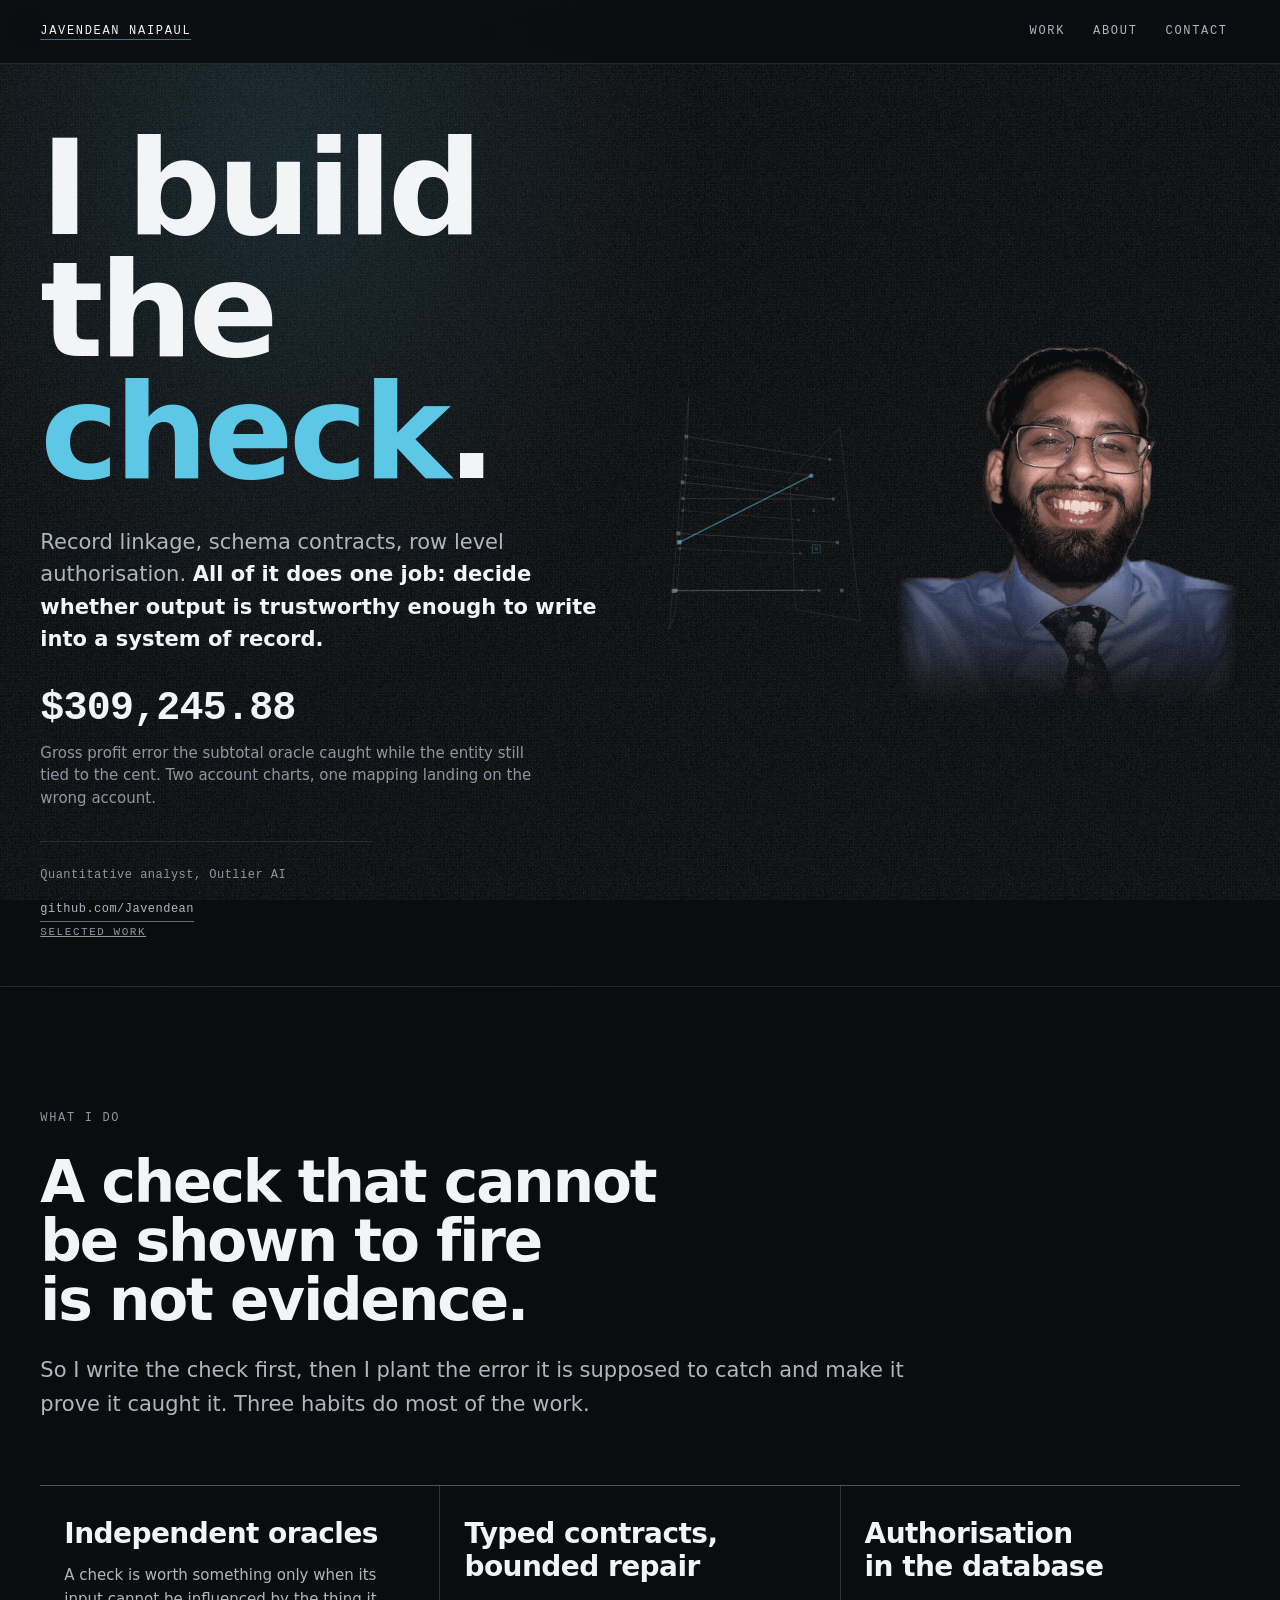
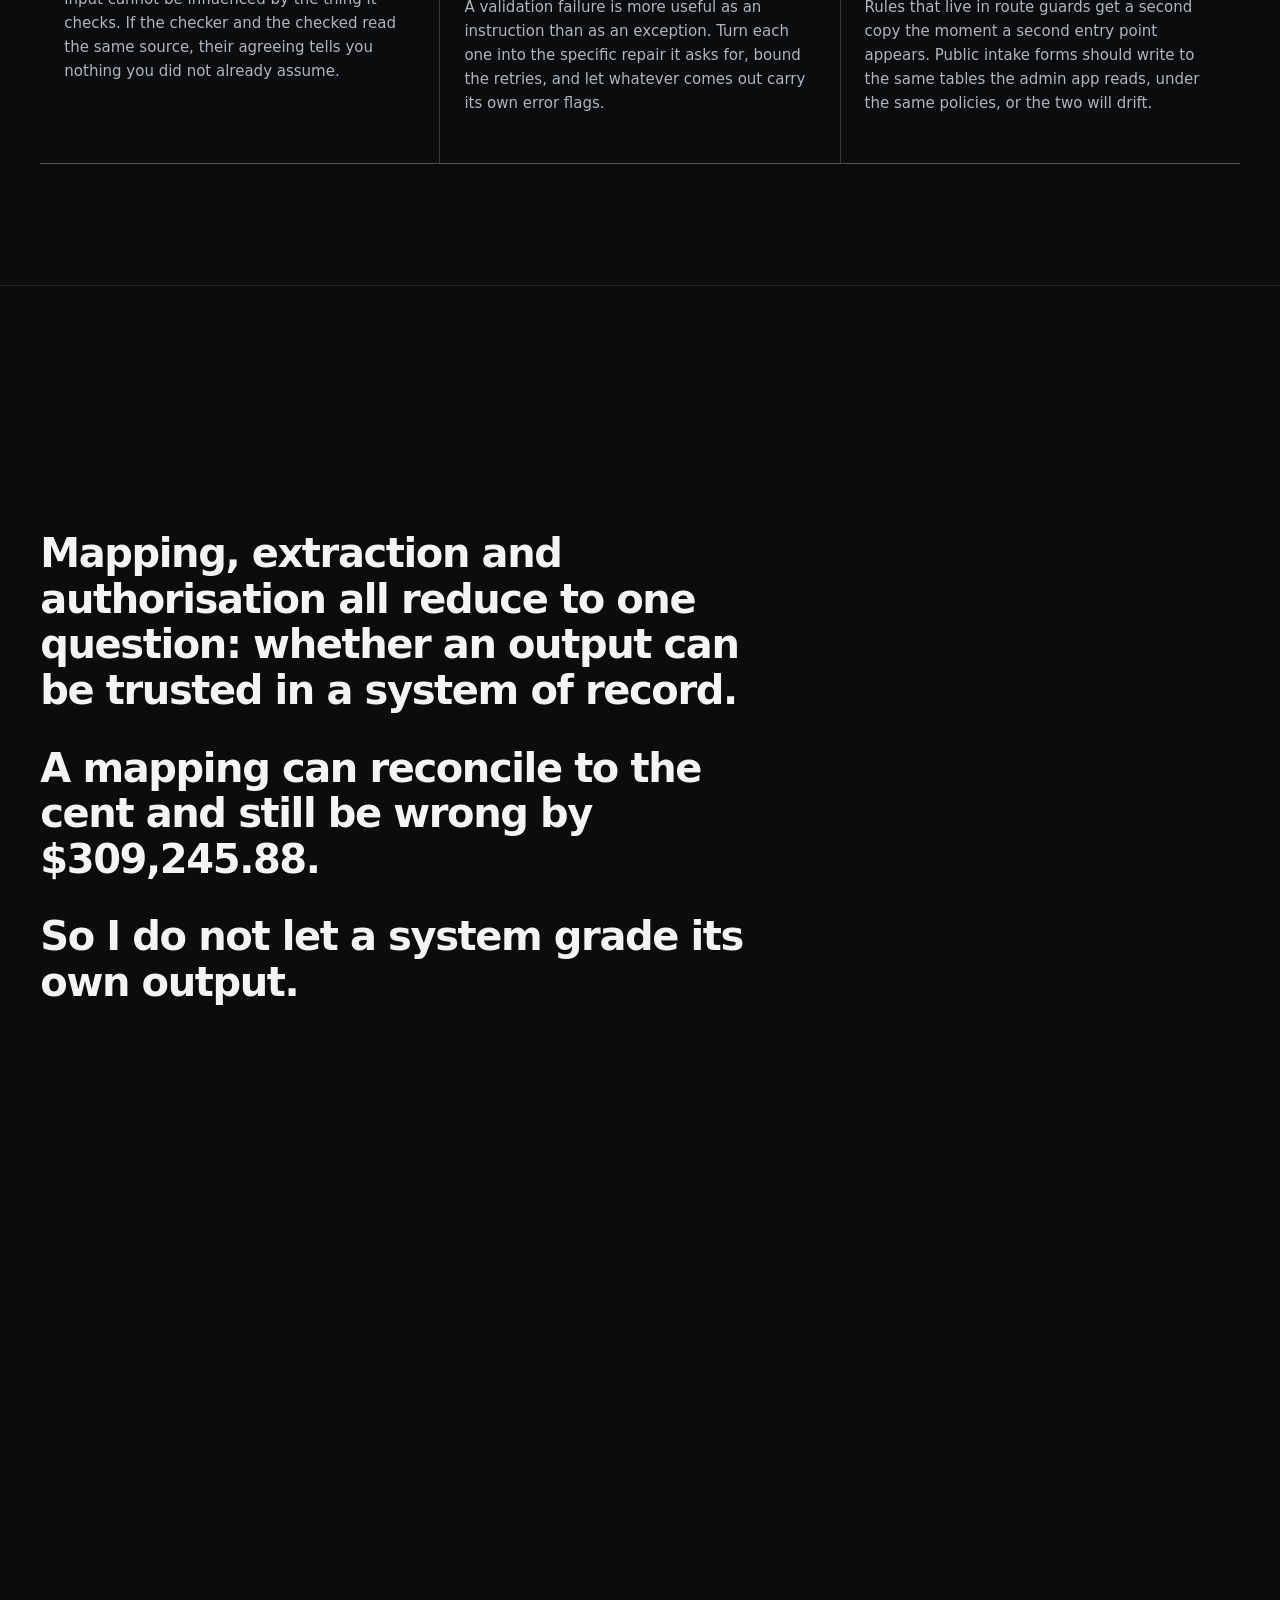
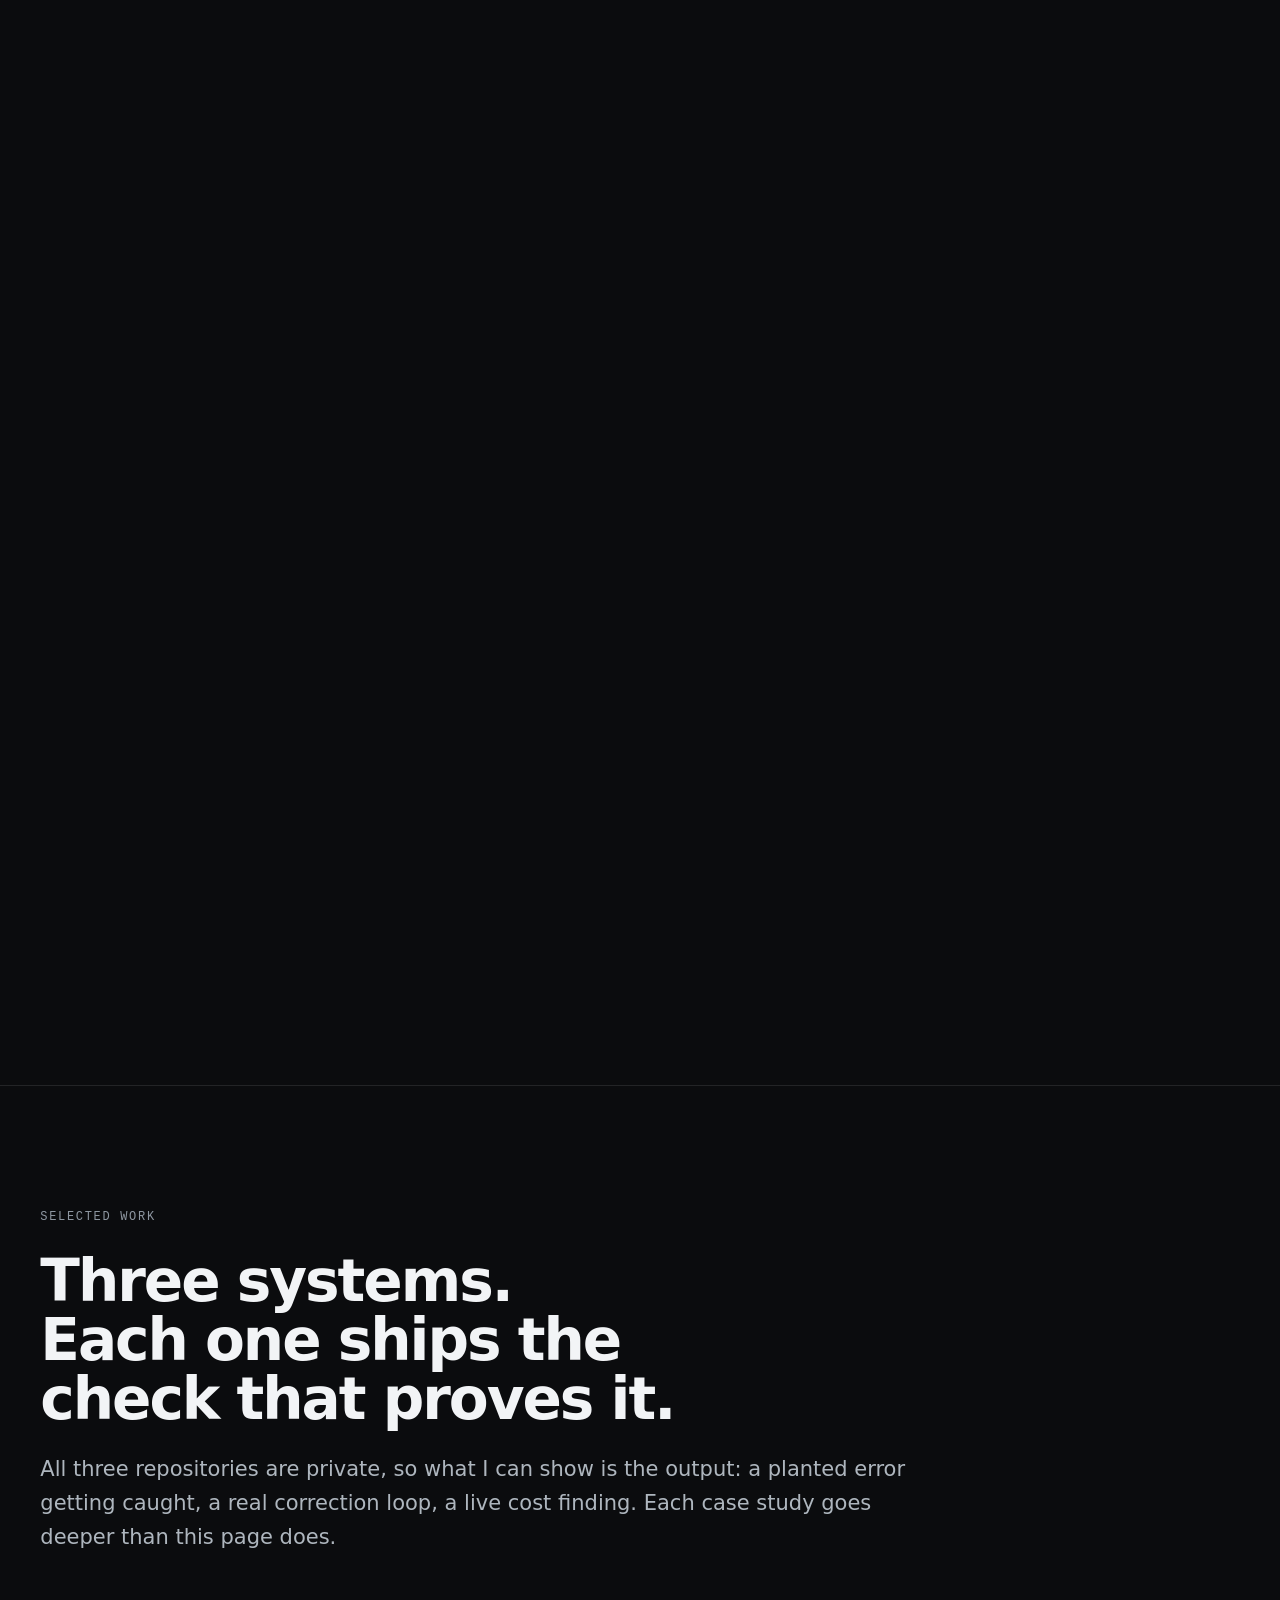
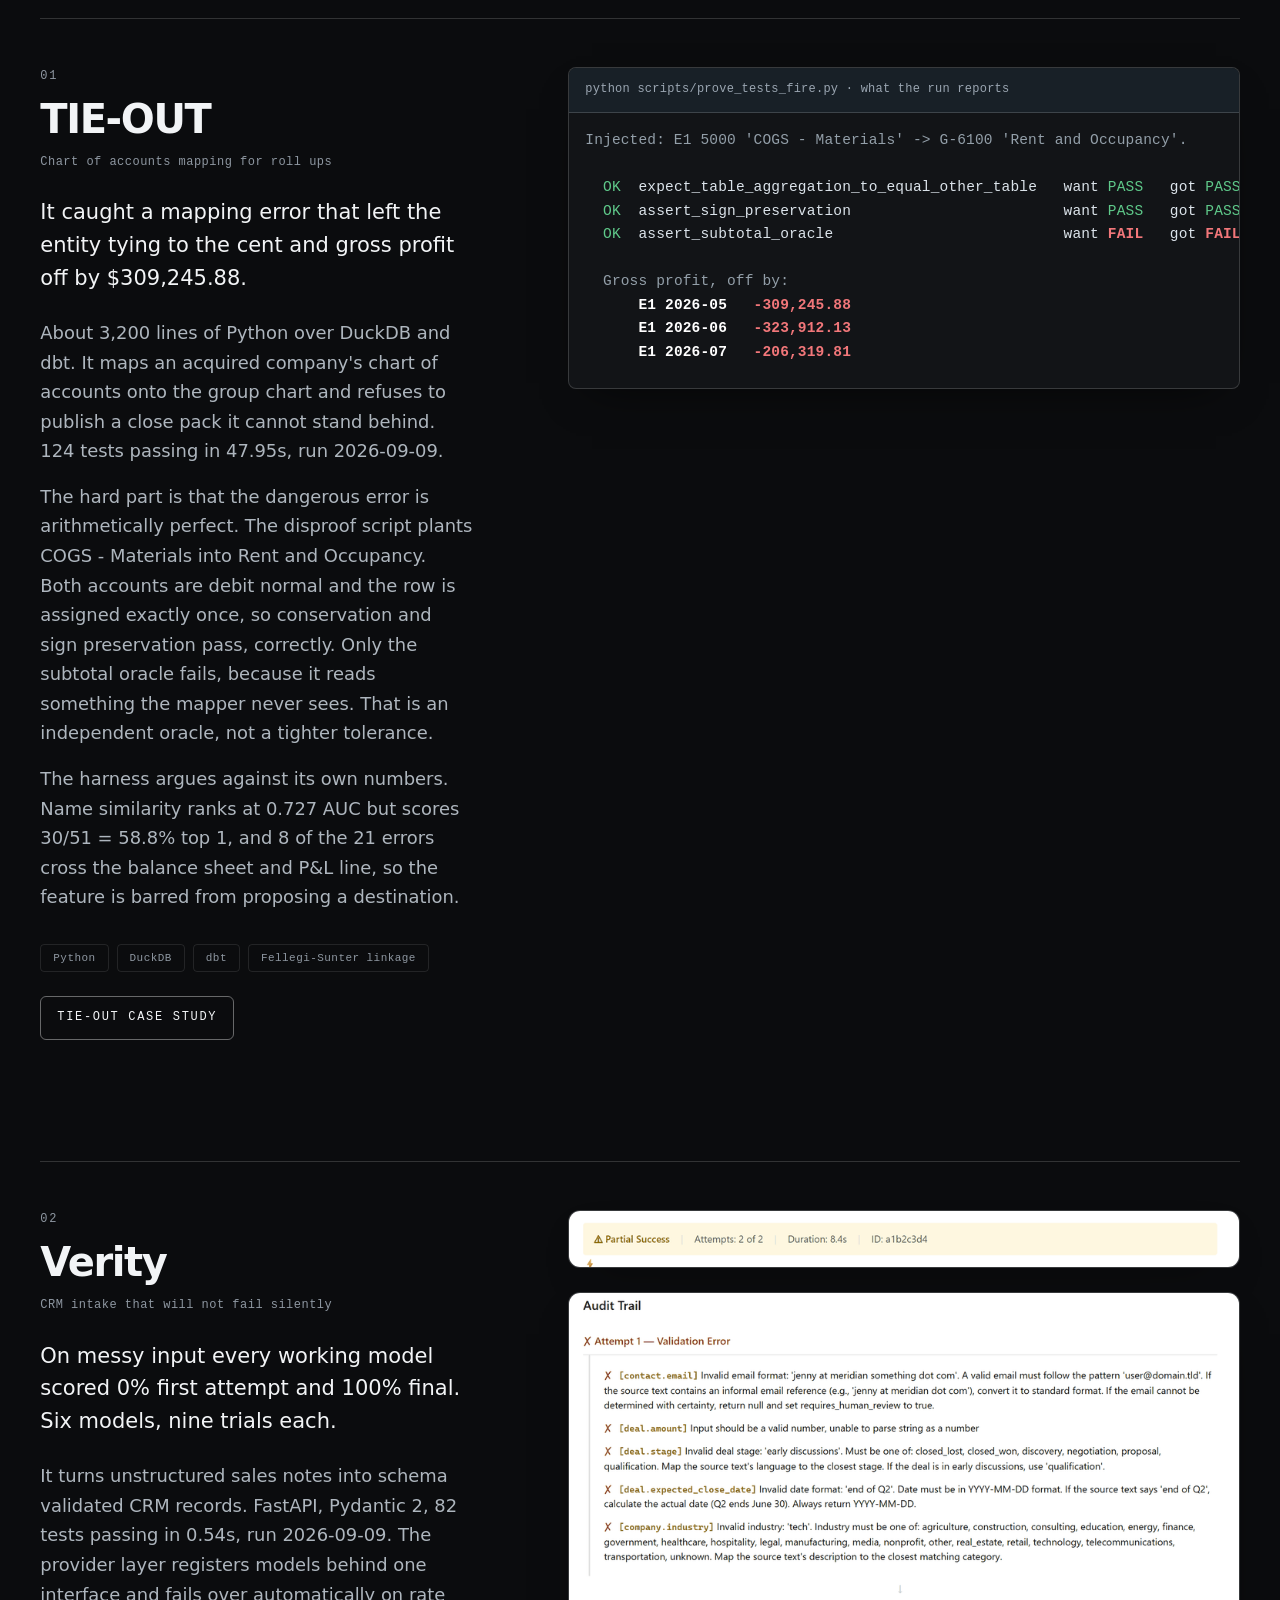
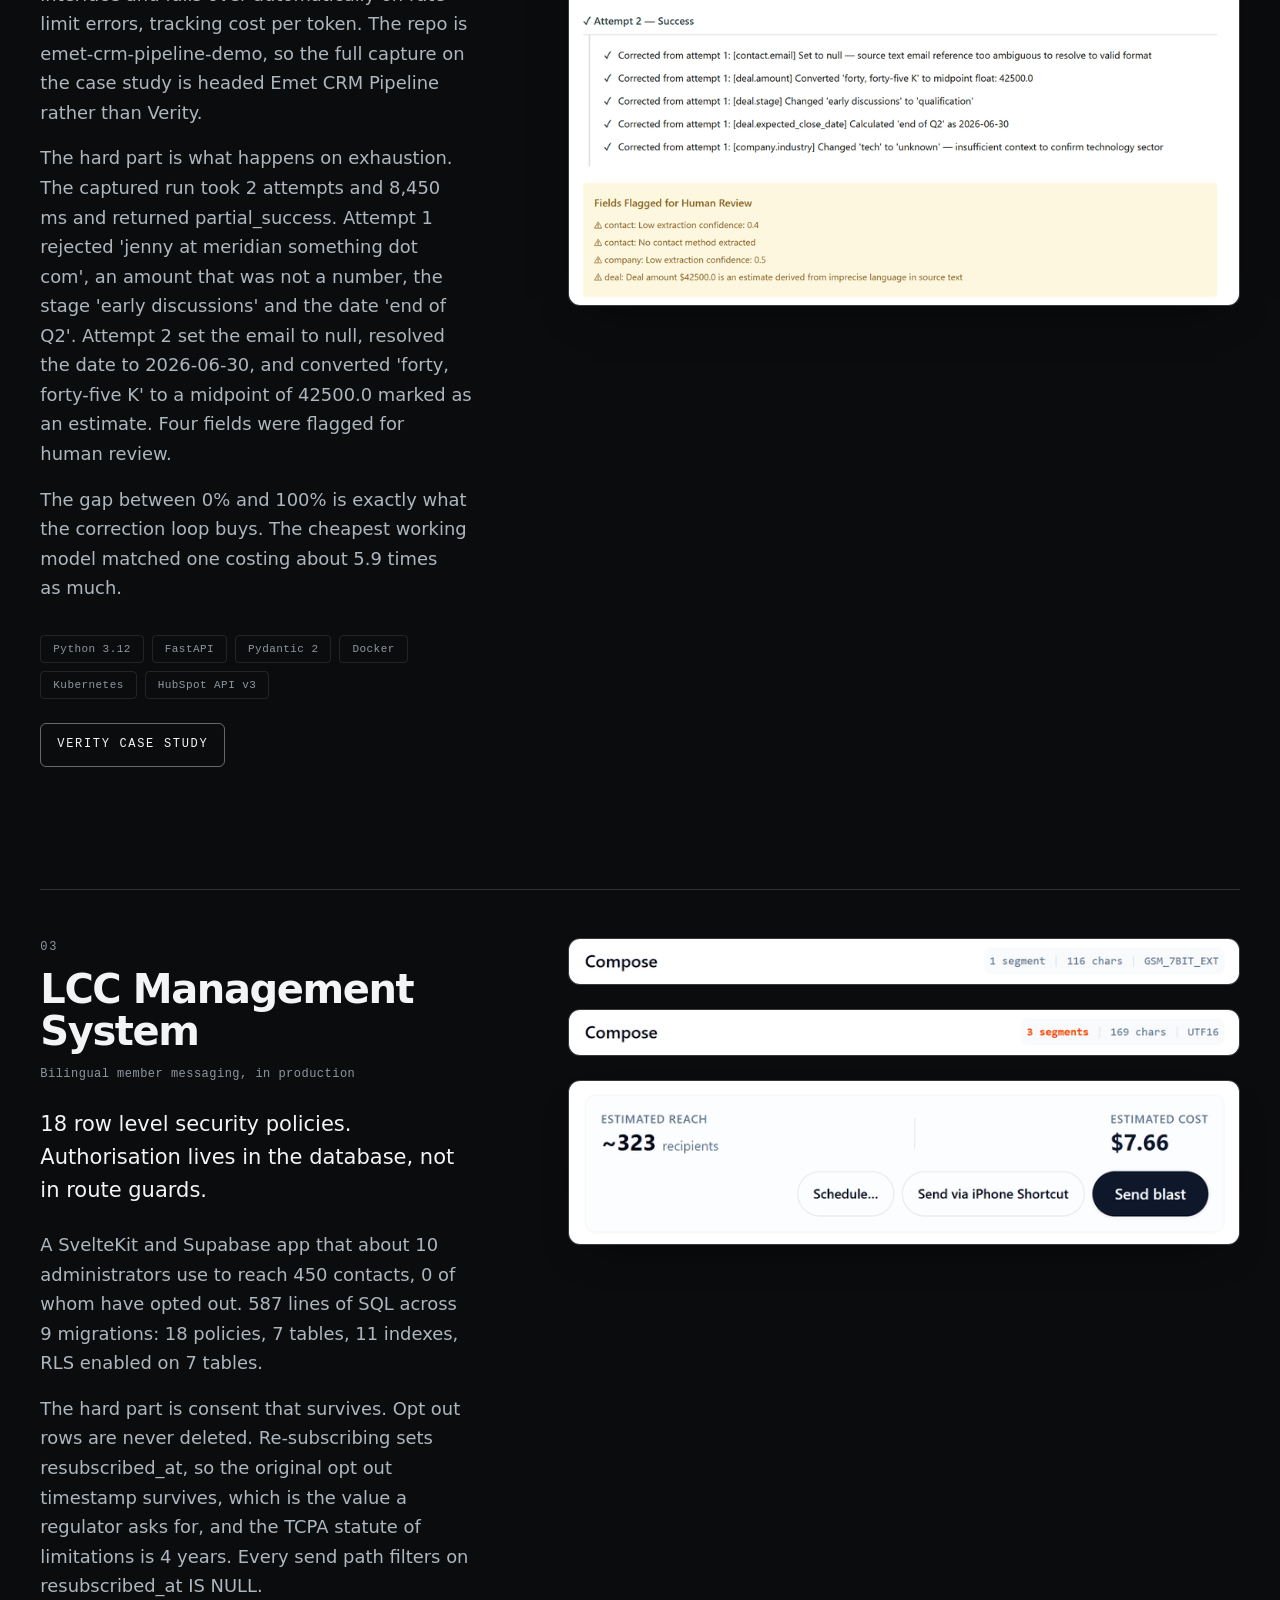
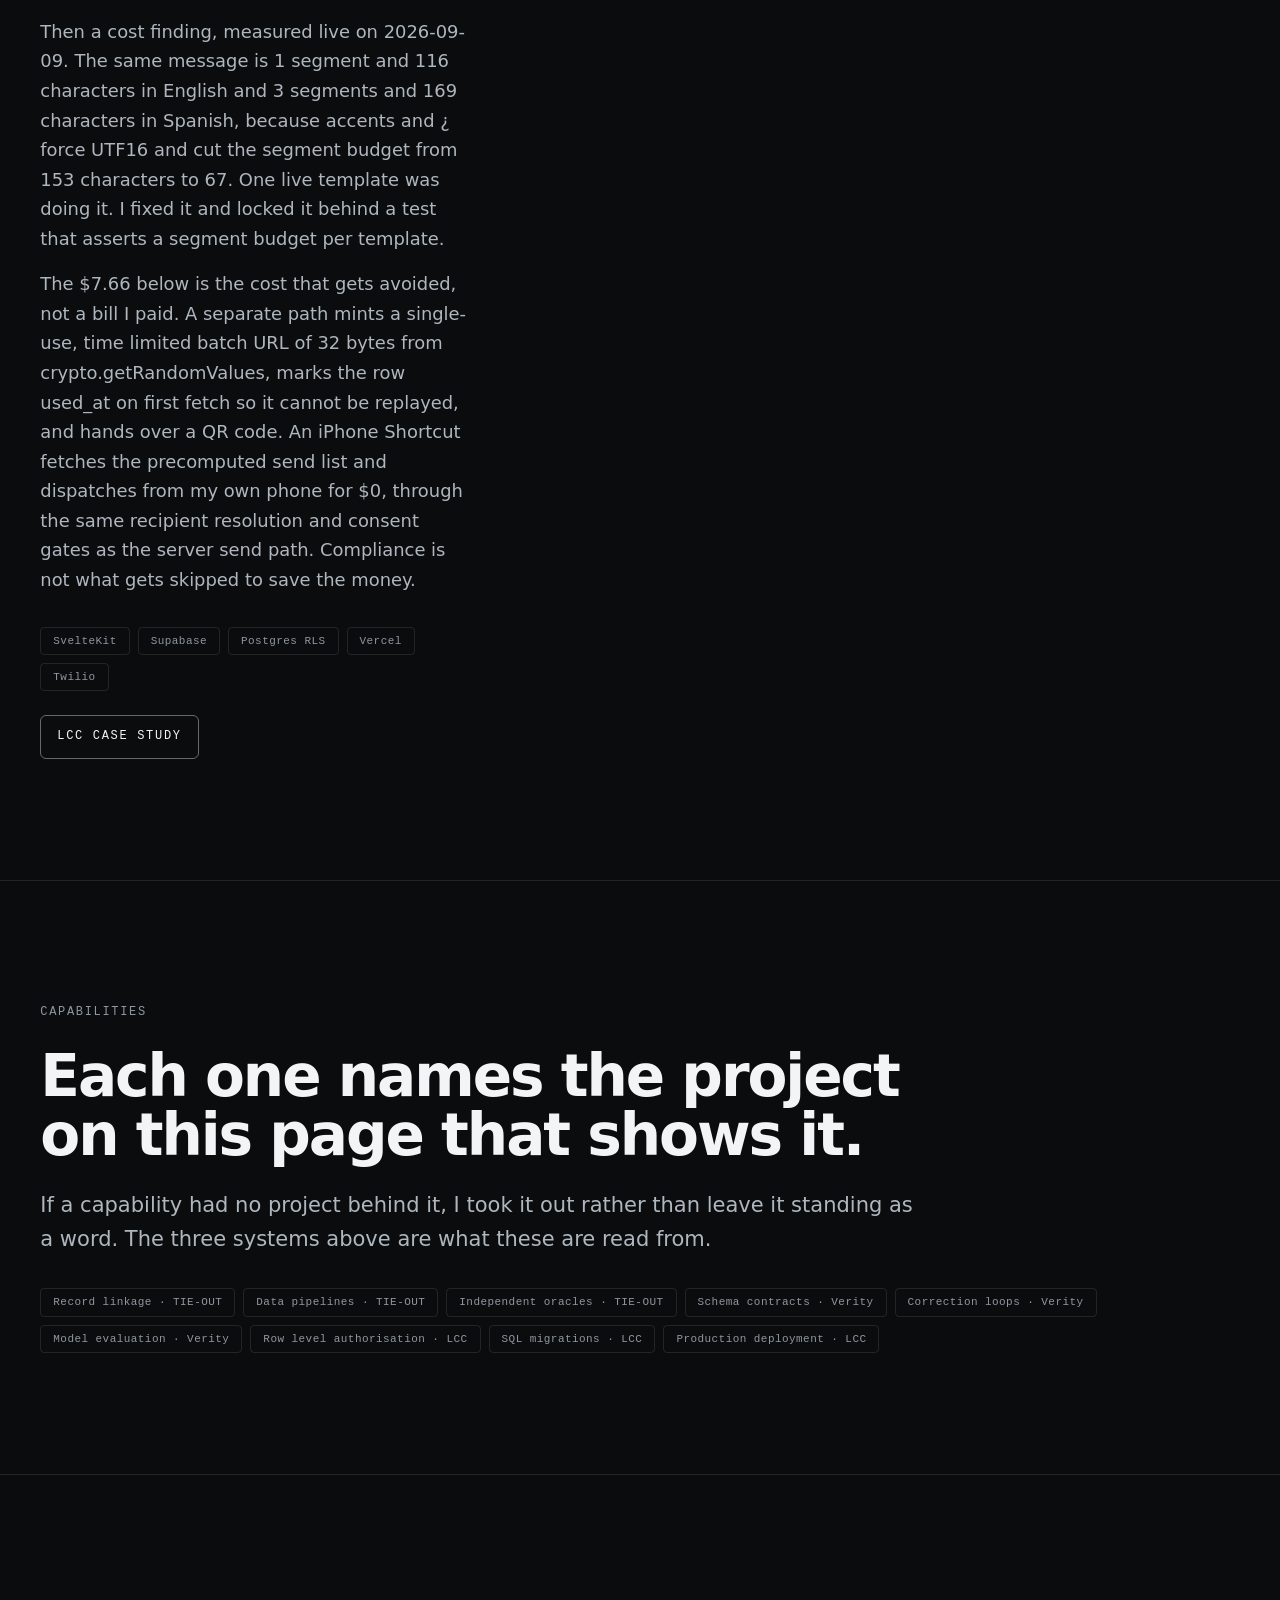
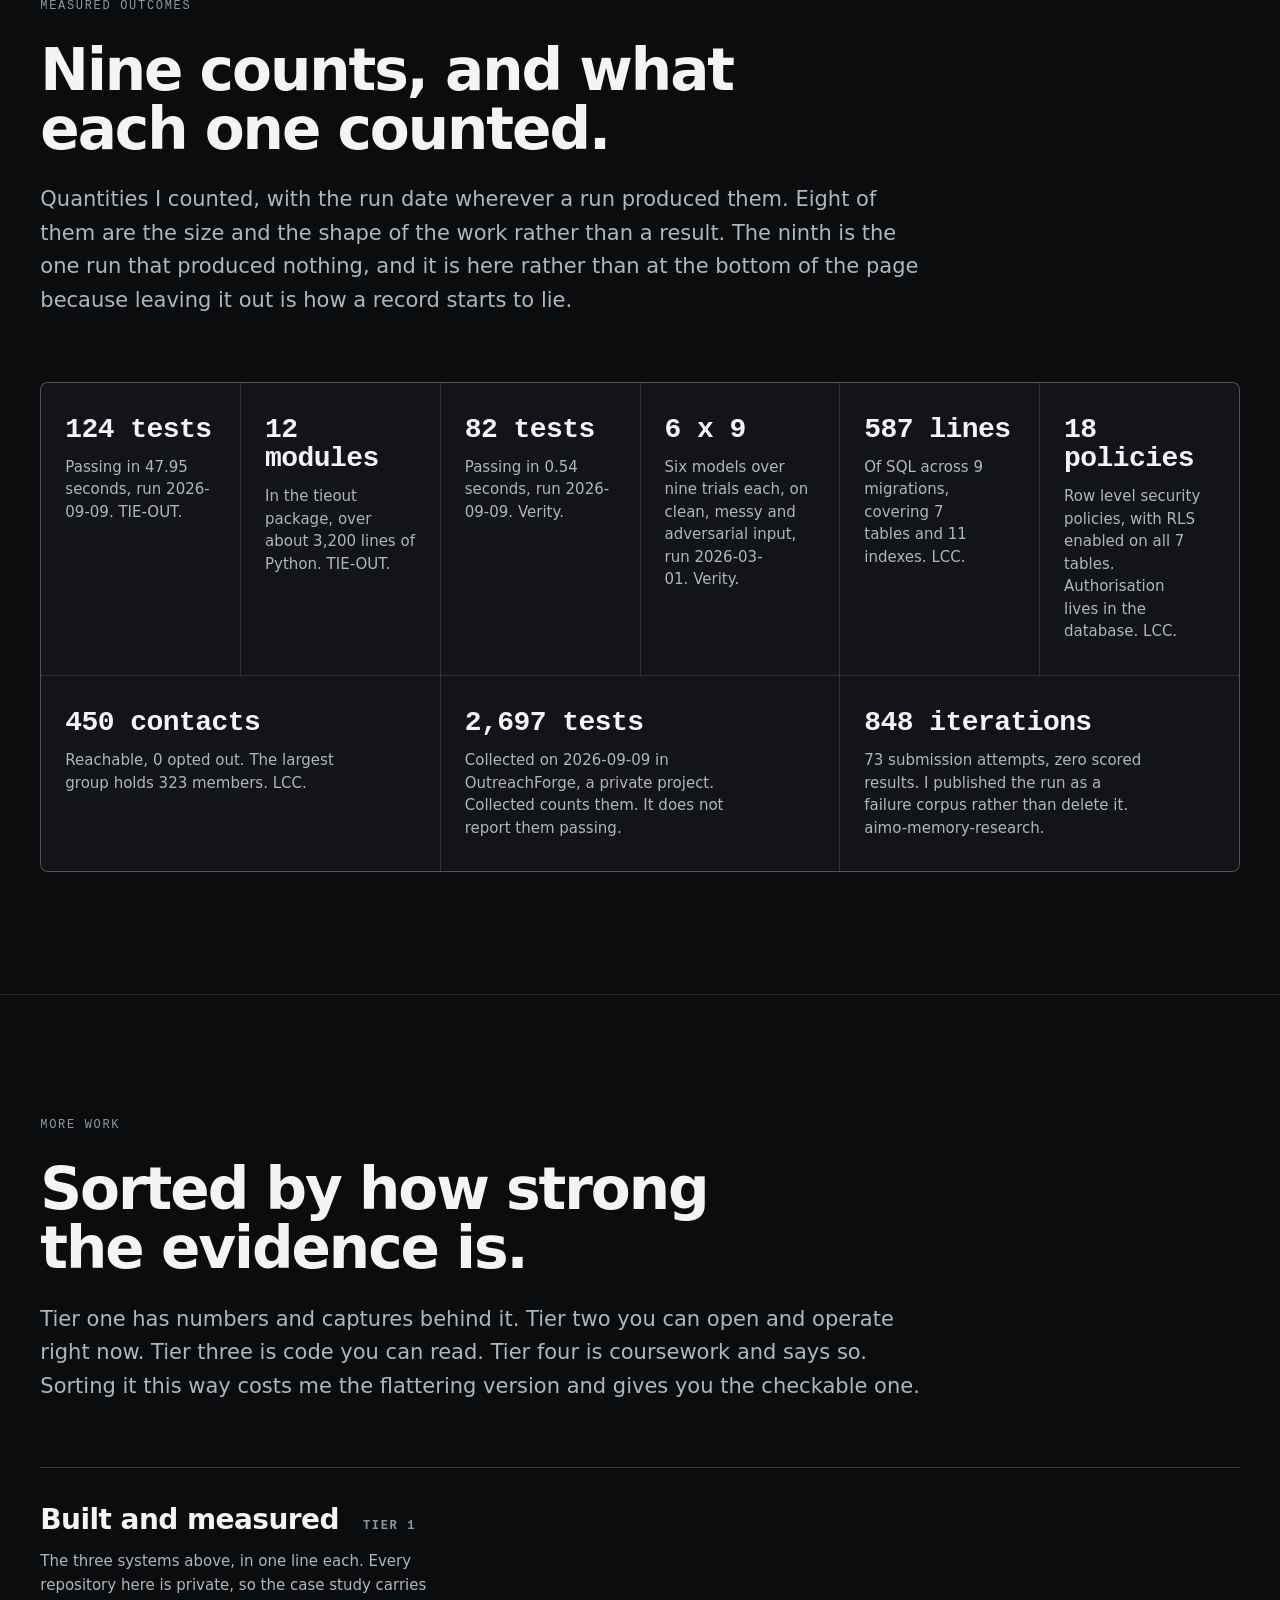
<file: index.html>
<!DOCTYPE html>
<html lang="en">
<head>
<meta charset="utf-8">
<meta name="viewport" content="width=device-width, initial-scale=1">
<meta name="color-scheme" content="dark">
<meta name="robots" content="index, follow">

<title>Javendean Naipaul · Verification systems for data and model output</title>
<meta name="description" content="I build systems that decide whether output is trustworthy enough to write into a system of record. Three of them, each shipping the check that proves it: TIE-OUT, Verity, LCC.">

<link rel="icon" href="favicon.svg" type="image/svg+xml">
<link rel="stylesheet" href="v2.css">

<meta property="og:type" content="website">
<meta property="og:site_name" content="Javendean Naipaul">
<meta property="og:title" content="Javendean Naipaul · Verification systems for data and model output">
<meta property="og:description" content="I build systems that decide whether output is trustworthy enough to write into a system of record. One of them caught a mapping error that left the entity tying to the cent and gross profit off by $309,245.88.">
<!-- Relative, and no og:url: the deployed origin is not a fact in FACTS.md, and
     an absolute guess 404s the card from any other path or custom domain. -->
<meta property="og:image" content="img/avatar.jpg">
<meta property="og:image:width" content="640">
<meta property="og:image:height" content="640">
<meta property="og:image:alt" content="Javendean Naipaul, in a blue shirt and patterned tie, wearing glasses, smiling at the camera.">
<meta name="twitter:card" content="summary">
</head>
<body>

<!-- v3 Part L. The living ground, first in the DOM and last in the stacking
     order: z-index -1 in v2.css puts it above the page canvas and under every
     box (L10). It ships with a static CSS texture, so with JS off it is still
     a surface and not a flat field (L8); v2.js appends its canvas inside.
     L9 is here and in the CSS: aria-hidden, and pointer-events: none.
     Nothing focusable precedes the skip link, so G2 still holds. -->
<div class="ground" aria-hidden="true"></div>

<!-- G2: first in tab order, before the header. -->
<a class="skip" href="#main">Skip to content</a>

<header class="topbar">
  <a class="brand" href="./" aria-current="page">Javendean Naipaul</a>
  <nav class="topnav" aria-label="Primary">
    <a href="#work">Work</a>
    <a href="about/">About</a>
    <a href="#contact">Contact</a>
  </nav>
</header>

<main id="main" tabindex="-1">

  <!-- HERO ================================================================ -->
  <section class="hero" aria-labelledby="hero-h">
    <div class="shell">
      <div class="hero-inner">
        <div class="hero-text">
          <!-- The eyebrow that sat here said "Verification systems, Queens, NY".
               It was the default AI-SaaS hero shape, and it restated the headline's
               own subject one line above it. The location lives in the footer. -->
          <h1 class="hero-title" id="hero-h">I build the <em>check</em>.</h1>

          <!-- The two-tone move: the vocabulary sits at --text-2 and recedes,
               the sentence that explains it sits at --text-1 and carries. -->
          <p class="hero-intro">Record linkage, schema contracts, row level authorisation.
          <b>All of it does one job: decide whether output is trustworthy enough to write
          into a system of record.</b></p>

          <!-- J2: the evidence gets its own line at display weight instead of
               being the tail of a paragraph. E4: the second sentence is the text
               alternative for the figure in the lane, and it stays true whether
               or not the figure paints. -->
          <p class="hero-figure">
            <b class="hero-figure-n">$309,245.88</b>
            <span class="hero-figure-l">Gross profit error the subtotal oracle caught while
            the entity still tied to the cent. Two account charts, one mapping landing on
            the wrong account.</span>
          </p>

          <!-- v4 C6. The résumé PDF used to hang here and in the footer. Its
               own experience bullet reads "Architect 120+ GenAI / LLM solutions
               for enterprise leaders (Google, Meta, OpenAI, Anthropic, etc.)",
               which is the exact belief the Background section spends a
               paragraph refusing to create. A reader who takes the link 300px
               after that paragraph reads the careful wording as the hedge and
               the PDF as the truth. The PDF is frozen this round, so the link
               comes off rather than the denial coming down. It goes back the
               moment the bullet is rewritten off the lab list. -->
          <ul class="hero-meta">
            <li>Quantitative analyst, Outlier AI</li>
            <li><a href="https://github.com/Javendean" target="_blank" rel="noopener">github.com/Javendean</a></li>
          </ul>
        </div>

        <!-- E1: the ornament gets a grid column of its own, so no stroke can
             ever land in a text element's box (B4) or behind the portrait (E2).
             E3: the SVG is the render(0) pose, drawn from the same model, the
             same projection and the same alphas as v2.js. It is what a reader
             with JavaScript off sees; v2.js removes it once the canvas is sized. -->
        <div class="hero-lane">
          <canvas class="hero-canvas" aria-hidden="true"></canvas>
          <svg class="hero-still" viewBox="0 0 290 360" preserveAspectRatio="xMidYMid meet" aria-hidden="true" focusable="false" fill="none" stroke-width="1">
            <path d="M76 1.4L48.2 94.5M48.2 94.5L30.6 297.4M30.6 297.4L54.5 320.5M54.5 320.5L76 1.4M260.6 61.4L182.5 121.8M182.5 121.8L188 291.5M188 291.5L286.5 305M286.5 305L260.6 61.4" stroke="#8E97A1" stroke-opacity=".14"/>
            <path d="M67 54.6L244.8 100.3" stroke="#8E97A1" stroke-opacity=".20"/>
            <path d="M57 84.8L216.1 119.4" stroke="#8E97A1" stroke-opacity=".15"/>
            <path d="M49.5 107.4L193.4 134.5" stroke="#8E97A1" stroke-opacity=".12"/>
            <path d="M62.4 117.4L249.3 150.9" stroke="#8E97A1" stroke-opacity=".22"/>
            <path d="M52.6 139.6L249.3 150.9" stroke="#8E97A1" stroke-opacity=".19"/>
            <path d="M45.4 156L195.1 175.5" stroke="#8E97A1" stroke-opacity=".13"/>
            <path d="M57.3 187.9L254.3 206.3" stroke="#8E97A1" stroke-opacity=".24"/>
            <path d="M40.9 209L197 219.4" stroke="#8E97A1" stroke-opacity=".14"/>
            <path d="M51.5 267.8L225.3 266.8" stroke="#8E97A1" stroke-opacity=".24"/>
            <path d="M42.5 267.3L225.3 266.8" stroke="#8E97A1" stroke-opacity=".20"/>
            <path d="M36 267L198.9 266.6" stroke="#8E97A1" stroke-opacity=".15"/>
            <rect x="65.1" y="52.8" width="3.7" height="3.7" fill="#8E97A1" fill-opacity=".47"/>
            <rect x="55.4" y="83.2" width="3.2" height="3.2" fill="#8E97A1" fill-opacity=".37"/>
            <rect x="48.1" y="106.1" width="2.7" height="2.7" fill="#8E97A1" fill-opacity=".29"/>
            <rect x="60.5" y="115.4" width="3.9" height="3.9" fill="#8E97A1" fill-opacity=".50"/>
            <rect x="50.9" y="138" width="3.3" height="3.3" fill="#8E97A1" fill-opacity=".40"/>
            <rect x="43.9" y="154.6" width="2.9" height="2.9" fill="#8E97A1" fill-opacity=".32"/>
            <rect x="55.2" y="185.8" width="4.2" height="4.2" fill="#8E97A1" fill-opacity=".55"/>
            <rect x="46" y="198.4" width="3.5" height="3.5" fill="#8E97A1" fill-opacity=".43"/>
            <rect x="39.4" y="207.5" width="3" height="3" fill="#8E97A1" fill-opacity=".34"/>
            <rect x="49.3" y="265.5" width="4.5" height="4.5" fill="#8E97A1" fill-opacity=".60"/>
            <rect x="40.6" y="265.5" width="3.7" height="3.7" fill="#8E97A1" fill-opacity=".46"/>
            <rect x="34.4" y="265.4" width="3.1" height="3.1" fill="#8E97A1" fill-opacity=".37"/>
            <rect x="243.4" y="98.9" width="2.9" height="2.9" fill="#8E97A1" fill-opacity=".32"/>
            <rect x="214.9" y="118.2" width="2.5" height="2.5" fill="#8E97A1" fill-opacity=".25"/>
            <rect x="192.3" y="133.4" width="2.2" height="2.2" fill="#8E97A1" fill-opacity=".21"/>
            <rect x="247.8" y="149.4" width="3" height="3" fill="#8E97A1" fill-opacity=".34"/>
            <rect x="217.7" y="163.4" width="2.6" height="2.6" fill="#8E97A1" fill-opacity=".27"/>
            <rect x="194" y="174.3" width="2.3" height="2.3" fill="#8E97A1" fill-opacity=".22"/>
            <rect x="252.7" y="204.7" width="3.2" height="3.2" fill="#8E97A1" fill-opacity=".37"/>
            <rect x="220.6" y="212.3" width="2.7" height="2.7" fill="#8E97A1" fill-opacity=".29"/>
            <rect x="195.8" y="218.2" width="2.4" height="2.4" fill="#8E97A1" fill-opacity=".24"/>
            <rect x="258" y="265.4" width="3.3" height="3.3" fill="#8E97A1" fill-opacity=".40"/>
            <rect x="223.9" y="265.4" width="2.9" height="2.9" fill="#8E97A1" fill-opacity=".32"/>
            <rect x="197.7" y="265.4" width="2.5" height="2.5" fill="#8E97A1" fill-opacity=".25"/>
            <path d="M47.8 200.2L216.1 119.4" stroke="#5CC8E6" stroke-width="1.4" stroke-opacity=".50"/>
            <rect x="45.4" y="197.8" width="4.7" height="4.7" fill="#5CC8E6" fill-opacity=".50"/>
            <rect x="214.3" y="117.6" width="3.7" height="3.7" fill="#5CC8E6" fill-opacity=".50"/>
            <rect x="218.2" y="209.8" width="7.7" height="7.7" stroke="#5CC8E6" stroke-opacity=".24"/>
          </svg>
        </div>

        <!-- v3 Part P. P7: WebP first, PNG second, and the browser takes the
             first type it can decode. Both files are same-origin (X1).
             The <picture> is a plain box and nothing more: no class that draws
             a border, a radius, a background or a shadow, because the asset
             spent its alpha ending without an edge and any one of those would
             redraw it. The 860x894 attributes are the real pixel dimensions of
             both files, so the ratio is known before a byte arrives and the
             hero does not shift (v2 I2). No lazy: this one is above the fold.
             P9: the alt says who he is and what he looks like. -->
        <picture class="hero-pic">
          <source srcset="img/portrait.webp" type="image/webp">
          <img class="hero-portrait" src="img/portrait.png" width="860" height="894"
               alt="Javendean Naipaul: a man in a blue shirt and patterned tie, wearing glasses, smiling at the camera."
               fetchpriority="high" decoding="async">
        </picture>
      </div>
    </div>

    <a class="scrollcue" href="#work">Selected work</a>
  </section>

  <!-- WHAT I DO ============================================================ -->
  <section class="band reveal" aria-labelledby="do-h">
    <div class="shell">
      <p class="band-label">What I do</p>
      <h2 class="band-title" id="do-h">A check that cannot be shown to fire is not evidence.</h2>
      <p class="lede">So I write the check first, then I plant the error it is supposed to
      catch and make it prove it caught it. Three habits do most of the work.</p>

      <!-- J3: these hold the principle only. Every number and every mechanism
           lives once, in the project it belongs to, further down. -->
      <div class="cap-list">
        <div class="cap">
          <h3 class="cap-h">Independent oracles</h3>
          <p class="cap-p">A check is worth something only when its input cannot be
          influenced by the thing it checks. If the checker and the checked read the same
          source, their agreeing tells you nothing you did not already assume.</p>
        </div>

        <div class="cap">
          <h3 class="cap-h">Typed contracts, bounded repair</h3>
          <p class="cap-p">A validation failure is more useful as an instruction than as an
          exception. Turn each one into the specific repair it asks for, bound the retries,
          and let whatever comes out carry its own error flags.</p>
        </div>

        <div class="cap">
          <h3 class="cap-h">Authorisation in the database</h3>
          <p class="cap-p">Rules that live in route guards get a second copy the moment a
          second entry point appears. Public intake forms should write to the same tables
          the admin app reads, under the same policies, or the two will drift.</p>
        </div>
      </div>
    </div>
  </section>

  <!-- SCROLL NARRATIVE ===================================================== -->
  <!-- v3 Part S. Three statements, in sequence, each a complete sentence and
       each traceable to FACTS.md (S10): the position from the hero, the
       disproof figure, and the rule the harness applies to its own agreement
       with its answer key, which it labels CIRCULAR and bars from being quoted
       as accuracy.

       S3 is a markup contract and this is where it is kept: one .narr-w per
       word, 44 spans for 44 words, no span holding two words and no word
       split across two. S11 is the other half of it: the whitespace sits
       BETWEEN the spans and never inside them, so extracting textContent gives
       the three sentences back with single spaces and nothing glued together.

       S12: nothing in here can take focus. No link, no button, no tabindex,
       no tabbable scroll region. A keyboard user leaves the capability blocks
       and lands on the first project link, so the 8 viewport heights cost one
       Tab, not a scroll. The aria-label names the region for anyone jumping by
       landmark; there is no heading because a heading here would be a fourth
       type size in a block whose whole job is one voice.

       S5/S6/S7 are in v2.css: .narr-w is born at opacity 1 and --text-1, and
       the per-word staging is added behind @supports, a no-preference query
       and a data attribute. Nothing here starts invisible. -->
  <section class="narr" aria-label="What the work is">
    <div class="narr-sticky">

      <p class="narr-line">
        <span class="narr-w" style="--i:0">Mapping,</span>
        <span class="narr-w" style="--i:1">extraction</span>
        <span class="narr-w" style="--i:2">and</span>
        <span class="narr-w" style="--i:3">authorisation</span>
        <span class="narr-w" style="--i:4">all</span>
        <span class="narr-w" style="--i:5">reduce</span>
        <span class="narr-w" style="--i:6">to</span>
        <span class="narr-w" style="--i:7">one</span>
        <span class="narr-w" style="--i:8">question:</span>
        <span class="narr-w" style="--i:9">whether</span>
        <span class="narr-w" style="--i:10">an</span>
        <span class="narr-w" style="--i:11">output</span>
        <span class="narr-w" style="--i:12">can</span>
        <span class="narr-w" style="--i:13">be</span>
        <span class="narr-w" style="--i:14">trusted</span>
        <span class="narr-w" style="--i:15">in</span>
        <span class="narr-w" style="--i:16">a</span>
        <span class="narr-w" style="--i:17">system</span>
        <span class="narr-w" style="--i:18">of</span>
        <span class="narr-w" style="--i:19">record.</span>
      </p>

      <p class="narr-line">
        <span class="narr-w" style="--i:20">A</span>
        <span class="narr-w" style="--i:21">mapping</span>
        <span class="narr-w" style="--i:22">can</span>
        <span class="narr-w" style="--i:23">reconcile</span>
        <span class="narr-w" style="--i:24">to</span>
        <span class="narr-w" style="--i:25">the</span>
        <span class="narr-w" style="--i:26">cent</span>
        <span class="narr-w" style="--i:27">and</span>
        <span class="narr-w" style="--i:28">still</span>
        <span class="narr-w" style="--i:29">be</span>
        <span class="narr-w" style="--i:30">wrong</span>
        <span class="narr-w" style="--i:31">by</span>
        <span class="narr-w" style="--i:32">$309,245.88.</span>
      </p>

      <p class="narr-line">
        <span class="narr-w" style="--i:33">So</span>
        <span class="narr-w" style="--i:34">I</span>
        <span class="narr-w" style="--i:35">do</span>
        <span class="narr-w" style="--i:36">not</span>
        <span class="narr-w" style="--i:37">let</span>
        <span class="narr-w" style="--i:38">a</span>
        <span class="narr-w" style="--i:39">system</span>
        <span class="narr-w" style="--i:40">grade</span>
        <span class="narr-w" style="--i:41">its</span>
        <span class="narr-w" style="--i:42">own</span>
        <span class="narr-w" style="--i:43">output.</span>
      </p>

    </div>
  </section>

  <!-- SELECTED WORK ======================================================= -->
  <section class="band" id="work" aria-labelledby="work-h">
    <div class="shell">
      <p class="band-label">Selected work</p>
      <h2 class="band-title" id="work-h">Three systems. Each one ships the check that proves it.</h2>
      <p class="lede">All three repositories are private, so what I can show is the output:
      a planted error getting caught, a real correction loop, a live cost finding. Each
      case study goes deeper than this page does.</p>

      <div class="work">

        <!-- 01 TIE-OUT -->
        <article class="proj reveal" aria-labelledby="p1-h">
          <div>
            <p class="proj-idx">01</p>
            <div class="proj-top">
              <h3 class="proj-name" id="p1-h">TIE-OUT</h3>
              <p class="proj-tag">Chart of accounts mapping for roll ups</p>
            </div>

            <p class="proj-lead">It caught a mapping error that left the entity tying to
            the cent and gross profit off by $309,245.88.</p>

            <div class="proj-body">
              <p>About 3,200 lines of Python over DuckDB and dbt. It maps an acquired
              company's chart of accounts onto the group chart and refuses to publish a
              close pack it cannot stand behind. 124 tests passing in 47.95s, run
              2026-09-09.</p>

              <p>The hard part is that the dangerous error is arithmetically perfect.
              The disproof script plants COGS - Materials into Rent and Occupancy. Both
              accounts are debit normal and the row is assigned exactly once, so
              conservation and sign preservation pass, correctly. Only the subtotal oracle
              fails, because it reads something the mapper never sees. That is an
              independent oracle, not a tighter tolerance.</p>

              <p>The harness argues against its own numbers. Name similarity ranks at
              0.727 AUC but scores 30/51 = 58.8% top 1, and 8 of the 21 errors cross the
              balance sheet and P&amp;L line, so the feature is barred from proposing a
              destination.</p>
            </div>

            <ul class="proj-tech">
              <li class="tech">Python</li>
              <li class="tech">DuckDB</li>
              <li class="tech">dbt</li>
              <li class="tech">Fellegi-Sunter linkage</li>
            </ul>

            <a class="proj-link" href="work/tie-out/">TIE-OUT case study</a>
          </div>

          <div class="proj-media">
            <div class="term">
              <!-- X5. This block was captioned "(excerpt)", which reads as a
                   verbatim quote, over four lines FACTS.md does not record the
                   script as printing. The caption no longer claims to quote and
                   the invented lines are gone: what is left is the injection,
                   the three want/got results and the three gross profit deltas,
                   every one of them recorded in FACTS.md. -->
              <div class="term-head">python scripts/prove_tests_fire.py  ·  what the run reports</div>
<pre class="term-body" tabindex="0" role="region" aria-label="Results from the TIE-OUT disproof script, horizontally scrollable"><span class="dim">Injected: E1 5000 'COGS - Materials' -&gt; G-6100 'Rent and Occupancy'.</span>

  <span class="g">OK</span>  expect_table_aggregation_to_equal_other_table   want <span class="g">PASS</span>   got <span class="g">PASS</span>
  <span class="g">OK</span>  assert_sign_preservation                        want <span class="g">PASS</span>   got <span class="g">PASS</span>
  <span class="g">OK</span>  assert_subtotal_oracle                          want <span class="r">FAIL</span>   got <span class="r">FAIL</span>

  <span class="dim">Gross profit, off by:</span>
      <span class="w">E1 2026-05</span>   <span class="r">-309,245.88</span>
      <span class="w">E1 2026-06</span>   <span class="r">-323,912.13</span>
      <span class="w">E1 2026-07</span>   <span class="r">-206,319.81</span></pre>
            </div>
          </div>
        </article>

        <!-- 02 Verity -->
        <article class="proj reveal" aria-labelledby="p2-h">
          <div>
            <p class="proj-idx">02</p>
            <div class="proj-top">
              <h3 class="proj-name" id="p2-h">Verity</h3>
              <p class="proj-tag">CRM intake that will not fail silently</p>
            </div>

            <p class="proj-lead">On messy input every working model scored 0% first attempt
            and 100% final. Six models, nine trials each.</p>

            <div class="proj-body">
              <p>It turns unstructured sales notes into schema validated CRM records.
              FastAPI, Pydantic 2, 82 tests passing in 0.54s, run 2026-09-09. The provider
              layer registers models behind one interface and fails over automatically on
              rate limit errors, tracking cost per token. The repo is
              emet-crm-pipeline-demo, so the full capture on the case study is headed Emet
              CRM Pipeline rather than Verity.</p>

              <p>The hard part is what happens on exhaustion. The captured run took 2
              attempts and 8,450 ms and returned partial_success. Attempt 1 rejected
              'jenny at meridian something dot com', an amount that was not a number, the
              stage 'early discussions' and the date 'end of Q2'. Attempt 2 set the email
              to null, resolved the date to 2026-06-30, and converted 'forty, forty-five K'
              to a midpoint of 42500.0 marked as an estimate. Four fields were flagged for
              human review.</p>

              <p>The gap between 0% and 100% is exactly what the correction loop buys. The
              cheapest working model matched one costing about 5.9 times as much.</p>
            </div>

            <ul class="proj-tech">
              <li class="tech">Python 3.12</li>
              <li class="tech">FastAPI</li>
              <li class="tech">Pydantic 2</li>
              <li class="tech">Docker</li>
              <li class="tech">Kubernetes</li>
              <li class="tech">HubSpot API v3</li>
            </ul>

            <a class="proj-link" href="work/verity/">Verity case study</a>
          </div>

          <!-- J1/J4: two crops of one capture, at the size their source
               supports, instead of a whole browser window scaled to 0.53. The
               full capture is on the case study, which has the column for it. -->
          <div class="proj-media">
            <img class="proj-shot" src="img/verity-run-banner.png" width="870" height="72"
                 alt="The run summary bar from the Verity interface, reading Partial Success, Attempts 2 of 2, Duration 8.4s."
                 loading="lazy" decoding="async">
            <img class="proj-shot" src="img/verity-audit-trail.png" width="870" height="795"
                 alt="The audit trail from the same run. Attempt 1 lists five validation errors, each naming its field: contact.email, deal.amount, deal.stage, deal.expected_close_date and company.industry. Attempt 2 lists the five corrections applied. Below them, a Fields Flagged for Human Review panel lists four."
                 loading="lazy" decoding="async">
          </div>
        </article>

        <!-- 03 LCC -->
        <article class="proj reveal" aria-labelledby="p3-h">
          <div>
            <p class="proj-idx">03</p>
            <div class="proj-top">
              <h3 class="proj-name" id="p3-h">LCC Management System</h3>
              <p class="proj-tag">Bilingual member messaging, in production</p>
            </div>

            <p class="proj-lead">18 row level security policies. Authorisation lives in the
            database, not in route guards.</p>

            <div class="proj-body">
              <p>A SvelteKit and Supabase app that about 10 administrators use to reach 450
              contacts, 0 of whom have opted out. 587 lines of SQL across 9 migrations: 18
              policies, 7 tables, 11 indexes, RLS enabled on 7 tables.</p>

              <p>The hard part is consent that survives. Opt out rows are never deleted.
              Re-subscribing sets resubscribed_at, so the original opt out timestamp
              survives, which is the value a regulator asks for, and the TCPA statute of
              limitations is 4 years. Every send path filters on resubscribed_at IS
              NULL.</p>

              <p>Then a cost finding, measured live on 2026-09-09. The same message is 1
              segment and 116 characters in English and 3 segments and 169 characters in
              Spanish, because accents and ¿ force UTF16 and cut the segment budget from
              153 characters to 67. One live template was doing it. I fixed it and locked
              it behind a test that asserts a segment budget per template.</p>

              <p>The $7.66 below is the cost that gets avoided, not a bill I paid. A
              separate path mints a single-use, time limited batch URL of 32 bytes from
              crypto.getRandomValues, marks the row used_at on first fetch so it cannot be
              replayed, and hands over a QR code. An iPhone Shortcut fetches the
              precomputed send list and dispatches from my own phone for $0, through the
              same recipient resolution and consent gates as the server send path.
              Compliance is not what gets skipped to save the money.</p>
            </div>

            <ul class="proj-tech">
              <li class="tech">SvelteKit</li>
              <li class="tech">Supabase</li>
              <li class="tech">Postgres RLS</li>
              <li class="tech">Vercel</li>
              <li class="tech">Twilio</li>
            </ul>

            <a class="proj-link" href="work/lcc/">LCC case study</a>
          </div>

          <!-- J6: the claim is a comparison, so both sides are shown. Crops of
               the two live captures, not the whole window: the encoding chip is
               the only part of either screen that carries the argument. -->
          <div class="proj-media">
            <img class="proj-shot" src="img/lcc-segments-en.png" width="740" height="50"
                 alt="The encoding readout above the LCC compose box with the English message loaded: 1 segment, 116 chars, GSM_7BIT_EXT."
                 loading="lazy" decoding="async">
            <img class="proj-shot" src="img/lcc-segments-es.png" width="740" height="50"
                 alt="The same readout with the Spanish message loaded: 3 segments, 169 chars, UTF16."
                 loading="lazy" decoding="async">
            <img class="proj-shot" src="img/lcc-cost-es.png" width="740" height="180"
                 alt="The send panel under the Spanish message: estimated reach about 323 recipients, estimated cost $7.66, and the three dispatch buttons, one of which is Send via iPhone Shortcut."
                 loading="lazy" decoding="async">
          </div>
        </article>

      </div>
    </div>
  </section>

  <!-- CAPABILITIES ========================================================= -->
  <!-- v4 B4. A capability with nothing behind it is a keyword, so every chip
       carries the project on this page that demonstrates it, and the lede
       below scopes the strip to the three measured systems, so every chip is
       read from a case study rather than from a repository description. -->
  <section class="band" aria-labelledby="caps-h">
    <div class="shell">
      <p class="band-label">Capabilities</p>
      <h2 class="band-title" id="caps-h">Each one names the project on this page that shows it.</h2>
      <p class="lede">If a capability had no project behind it, I took it out rather than leave
      it standing as a word. The three systems above are what these are read from.</p>

      <ul class="caps reveal">
        <li class="cap-chip">Record linkage · TIE-OUT</li>
        <li class="cap-chip">Data pipelines · TIE-OUT</li>
        <li class="cap-chip">Independent oracles · TIE-OUT</li>
        <li class="cap-chip">Schema contracts · Verity</li>
        <li class="cap-chip">Correction loops · Verity</li>
        <li class="cap-chip">Model evaluation · Verity</li>
        <li class="cap-chip">Row level authorisation · LCC</li>
        <li class="cap-chip">SQL migrations · LCC</li>
        <li class="cap-chip">Production deployment · LCC</li>
      </ul>
    </div>
  </section>

  <!-- MEASURED OUTCOMES ==================================================== -->
  <!-- v4 B5. Counted quantities only, each with the unit it was counted in
       and each one recorded in FACTS.md. No percentage appears here without
       its denominator, and no adjective appears here at all. -->
  <section class="band" aria-labelledby="out-h">
    <div class="shell">
      <p class="band-label">Measured outcomes</p>
      <h2 class="band-title" id="out-h">Nine counts, and what each one counted.</h2>
      <p class="lede">Quantities I counted, with the run date wherever a run produced them.
      Eight of them are the size and the shape of the work rather than a result. The ninth is
      the one run that produced nothing, and it is here rather than at the bottom of the page
      because leaving it out is how a record starts to lie.</p>

      <ul class="grid-m reveal">
        <li class="m-cell">
          <span class="m-n">124 tests</span>
          <span class="m-l">Passing in 47.95 seconds, run 2026-09-09. TIE-OUT.</span>
        </li>
        <li class="m-cell">
          <span class="m-n">12 modules</span>
          <span class="m-l">In the tieout package, over about 3,200 lines of Python.
          TIE-OUT.</span>
        </li>
        <li class="m-cell">
          <span class="m-n">82 tests</span>
          <span class="m-l">Passing in 0.54 seconds, run 2026-09-09. Verity.</span>
        </li>
        <li class="m-cell">
          <span class="m-n">6 x 9</span>
          <span class="m-l">Six models over nine trials each, on clean, messy and adversarial
          input, run 2026-03-01. Verity.</span>
        </li>
        <li class="m-cell">
          <span class="m-n">587 lines</span>
          <span class="m-l">Of SQL across 9 migrations, covering 7 tables and 11 indexes.
          LCC.</span>
        </li>
        <li class="m-cell">
          <span class="m-n">18 policies</span>
          <span class="m-l">Row level security policies, with RLS enabled on all 7 tables.
          Authorisation lives in the database. LCC.</span>
        </li>
        <li class="m-cell">
          <span class="m-n">450 contacts</span>
          <span class="m-l">Reachable, 0 opted out. The largest group holds 323 members.
          LCC.</span>
        </li>
        <li class="m-cell">
          <span class="m-n">2,697 tests</span>
          <span class="m-l">Collected on 2026-09-09 in OutreachForge, a private project.
          Collected counts them. It does not report them passing.</span>
        </li>
        <!-- v4 N1. The null result gets a cell in the grid, at 8 percent of the
             page instead of 78, next to the counts that flatter me. -->
        <li class="m-cell">
          <span class="m-n">848 iterations</span>
          <span class="m-l">73 submission attempts, zero scored results. I published the run
          as a failure corpus rather than delete it. aimo-memory-research.</span>
        </li>
      </ul>
    </div>
  </section>

  <!-- MORE WORK ============================================================ -->
  <!-- v4 B1, B2, B3. Sixteen entries in four tiers, fifteen distinct projects:
       LCC appears in tier one and in tier two and each entry points at the
       other, because the case study and the running instance are different
       kinds of evidence. B1 needs twelve and passes at fifteen. The tier is
       the claim:
       measured, usable, readable, coursework. Every unit carries a name, a
       line of what it is, and an anchor that is a number, a live link or a
       repository link. D2 and D4: every link below was requested on
       2026-09-10 and returned 200, and every repository link below is public.
       Two Cloudflare hosts returned 530 that day and are not on this page.
       E1: no forked or third party repository appears here. -->
  <section class="band" id="more" aria-labelledby="more-h">
    <div class="shell">
      <p class="band-label">More work</p>
      <h2 class="band-title" id="more-h">Sorted by how strong the evidence is.</h2>
      <p class="lede">Tier one has numbers and captures behind it. Tier two you can open and
      operate right now. Tier three is code you can read. Tier four is coursework and says so.
      Sorting it this way costs me the flattering version and gives you the checkable one.</p>

      <div class="tier reveal">
        <h3 class="tier-h">Built and measured <span class="proj-idx">Tier 1</span></h3>
        <p class="tier-note">The three systems above, in one line each. Every repository here
        is private, so the case study carries the captures instead.</p>
        <ul class="plist">
          <li class="p-item">
            <b class="p-name">TIE-OUT</b>
            <p class="p-what">Chart of accounts mapping for roll ups, with a script that plants
            an error to prove the checks fire. 124 tests.</p>
            <div class="p-links">
              <a class="badge-repo" href="work/tie-out/">Case study</a>
            </div>
            <span class="p-anchor">Private repository, so there is no code link.</span>
          </li>
          <li class="p-item">
            <b class="p-name">Verity CRM Pipeline</b>
            <p class="p-what">Unstructured sales notes turned into schema validated CRM
            records, with a bounded correction loop and an audit record. 82 tests.</p>
            <div class="p-links">
              <a class="badge-repo" href="work/verity/">Case study</a>
            </div>
            <span class="p-anchor">Private repository, so there is no code link.</span>
          </li>
          <li class="p-item">
            <b class="p-name">LCC Management System</b>
            <p class="p-what">Membership and messaging, with authorisation and consent enforced
            in Postgres rather than in route guards. 18 row level security policies.</p>
            <div class="p-links">
              <a class="badge-repo" href="work/lcc/">Case study</a>
            </div>
            <span class="p-anchor">Private repository. The live instance is in tier two.</span>
          </li>
        </ul>
      </div>

      <div class="tier reveal">
        <h3 class="tier-h">Live and usable <span class="proj-idx">Tier 2</span></h3>
        <p class="tier-note">Six links, each one requested on 2026-09-10 and each one a 200. I
        have kept these lines to what you can confirm by clicking, because the numbers on this
        page belong to the three systems above and I am not going to lend them out.</p>
        <ul class="plist">
          <li class="p-item">
            <b class="p-name">precalc-1113</b>
            <p class="p-what">A precalculus diagnostic that walks back down a prerequisite
            graph to find the algebra underneath a wrong answer, and names the misconception
            it thinks you applied. Static, offline capable, no backend, no sign in. No case
            study; the running page is the artefact.</p>
            <div class="p-links">
              <a class="badge-live" href="https://javendean.github.io/precalc-1113/" target="_blank" rel="noopener">Open it</a>
              <a class="badge-repo" href="https://github.com/Javendean/precalc-1113" target="_blank" rel="noopener">Code</a>
            </div>
            <span class="p-anchor">javendean.github.io/precalc-1113/</span>
          </li>
          <li class="p-item">
            <b class="p-name">health-ch25-drills</b>
            <p class="p-what">An offline first drill app for a ninth grade health chapter:
            225 items in three question formats, behind a progress meter that never moves
            backward. It opens straight to the drills.</p>
            <div class="p-links">
              <a class="badge-live" href="https://javendean.github.io/health-ch25-drills/" target="_blank" rel="noopener">Open it</a>
              <a class="badge-repo" href="https://github.com/Javendean/health-ch25-drills" target="_blank" rel="noopener">Code</a>
            </div>
            <span class="p-anchor">javendean.github.io/health-ch25-drills/</span>
          </li>
          <li class="p-item">
            <b class="p-name">Saturfun Itinerary</b>
            <p class="p-what">A Brooklyn itinerary built as a scroll driven page: a Leaflet map,
            and a Cloudflare Worker backend behind a shared photo wall with push notifications.</p>
            <div class="p-links">
              <a class="badge-live" href="https://javendean.github.io/Saturfun-Itinerary/" target="_blank" rel="noopener">Open it</a>
            </div>
            <span class="p-anchor">javendean.github.io/Saturfun-Itinerary/</span>
          </li>
          <li class="p-item">
            <b class="p-name">vm-hygiene-report</b>
            <p class="p-what">An incident write up, not a virtual machine report: the vm is
            virtual memory. A Windows laptop with 15.8 GB of RAM exhausted a 63.8 GB commit
            limit and killed two live sessions while its pagefile sat mostly empty. Measured
            2026-08-31 from 2,921 telemetry samples over 10 days, and every figure carries a
            tag saying whether I measured it. Marked noindex, so this link is the way in. No
            case study; the report is the write up.</p>
            <div class="p-links">
              <a class="badge-live" href="https://javendean.github.io/vm-hygiene-report/" target="_blank" rel="noopener">Open it</a>
            </div>
            <span class="p-anchor">javendean.github.io/vm-hygiene-report/</span>
          </li>
          <li class="p-item">
            <b class="p-name">Verbo</b>
            <p class="p-what">A Spanish reading and practice app on its own host, built
            around scripture text: a reader with tap to gloss, drills, a study pane and a
            tutor tab, all of it in Spanish and all of it working offline once loaded. It
            opens straight into the app, no sign in. The repository behind it is private, and
            there is no case study for it on this site.</p>
            <div class="p-links">
              <a class="badge-live" href="https://verbo.verityautomated.com" target="_blank" rel="noopener">Open it</a>
            </div>
            <span class="p-anchor">verbo.verityautomated.com</span>
          </li>
          <li class="p-item">
            <b class="p-name">LCC Management System</b>
            <p class="p-what">The tier one system, in production. What you will see is the
            login page. I am not going to hand out an account, so read this as proof that it
            runs, not as a tour. The case study is linked here too, so you do not have to
            scroll back up for it.</p>
            <div class="p-links">
              <a class="badge-live" href="https://lcc-management-system.vercel.app" target="_blank" rel="noopener">Open it</a>
              <span class="badge-auth">Opens a login</span>
              <a class="badge-repo" href="work/lcc/">Case study</a>
            </div>
            <span class="p-anchor">lcc-management-system.vercel.app</span>
          </li>
        </ul>
      </div>

      <div class="tier reveal">
        <h3 class="tier-h">Published code <span class="proj-idx">Tier 3</span></h3>
        <p class="tier-note">Public repositories, readable in full. Each line below says what
        the thing is, taken from the repository's own description or, where it has none, from
        opening it and reading it on 2026-09-10. None of these has a case study on this site.
        TIE-OUT, Verity, LCC, Verbo and OutreachForge are private and appear on this page
        without code links, because a link into a private repository is a dead end.</p>
        <ul class="plist">
          <li class="p-item">
            <b class="p-name">aimo-memory-research</b>
            <p class="p-what">848 iterations. 73 submission attempts. Zero scored results. I
            published it as a failure corpus, with four incident write ups, because the run
            that produced nothing is the one I learned the most from, and deleting it would
            make my record look better than it is. It is a negative result, published on
            purpose. There is no case study for it on this site; the corpus is the write up,
            and the four incident notes are inside it.</p>
            <div class="p-links">
              <a class="badge-repo" href="https://github.com/Javendean/aimo-memory-research" target="_blank" rel="noopener">Read the corpus</a>
            </div>
            <span class="p-anchor">github.com/Javendean/aimo-memory-research</span>
          </li>
          <li class="p-item">
            <b class="p-name">AgentAIMO</b>
            <p class="p-what">A math competition solver for an air gapped H100, and the
            offline audit substrate that works out why it gets problems wrong: confidence is a
            typed level that weights the answer vote, and a 21 code flaw taxonomy grades the
            traces. Python. There is no case study for it on this site.</p>
            <div class="p-links">
              <a class="badge-repo" href="https://github.com/Javendean/AgentAIMO" target="_blank" rel="noopener">Code</a>
            </div>
            <span class="p-anchor">github.com/Javendean/AgentAIMO</span>
          </li>
          <li class="p-item">
            <b class="p-name">SymPy-Olympiad-API</b>
            <p class="p-what">A small Flask service that puts SymPy solve, simplify and
            numeric evaluation behind HTTP endpoints, with input validation standing in front
            of parse_expr. Python. There is no case study for it on this site.</p>
            <div class="p-links">
              <a class="badge-repo" href="https://github.com/Javendean/SymPy-Olympiad-API" target="_blank" rel="noopener">Code</a>
            </div>
            <span class="p-anchor">github.com/Javendean/SymPy-Olympiad-API</span>
          </li>
          <li class="p-item">
            <b class="p-name">aimo-geometric-routing</b>
            <p class="p-what">Written research, not a program. Seven directories of notes and
            collected evidence on whether routing and representation geometry, rather than more
            parameters, is what closes the gap on a math competition solver. The repository has
            no description of its own, so this line comes from reading it. There is no case
            study for it on this site.</p>
            <div class="p-links">
              <a class="badge-repo" href="https://github.com/Javendean/aimo-geometric-routing" target="_blank" rel="noopener">Code</a>
            </div>
            <span class="p-anchor">github.com/Javendean/aimo-geometric-routing</span>
          </li>
          <li class="p-item">
            <b class="p-name">WiseMCP</b>
            <p class="p-what">An asynchronous research agent on FastAPI that hands a model a
            set of tools over HTTP, alongside the four planning documents that argued the stack
            before any of it was written. Python. The repository has no description of its own,
            so this line comes from reading it. There is no case study for it on this
            site.</p>
            <div class="p-links">
              <a class="badge-repo" href="https://github.com/Javendean/WiseMCP" target="_blank" rel="noopener">Code</a>
            </div>
            <span class="p-anchor">github.com/Javendean/WiseMCP</span>
          </li>
        </ul>
      </div>

      <div class="tier reveal">
        <h3 class="tier-h">Coursework <span class="proj-idx">Tier 4</span></h3>
        <p class="tier-note">Under its own heading, so the account reads honestly. Neither of
        these is professional work, and the first of them is not work I designed. Neither has a
        case study on this site.</p>
        <ul class="plist">
          <li class="p-item">
            <b class="p-name">Machine-Learning-Labs</b>
            <p class="p-what">Course labs in R Markdown, from a machine learning course in
            spring 2022. The prompts and the scaffolding belong to the instructor, as the
            repository README states, and the README also lists the exercises left incomplete.
            What is mine is the work done inside it. There is no case study for it on this
            site.</p>
            <div class="p-links">
              <a class="badge-repo" href="https://github.com/Javendean/Machine-Learning-Labs" target="_blank" rel="noopener">Code</a>
            </div>
            <span class="p-anchor">github.com/Javendean/Machine-Learning-Labs</span>
          </li>
          <li class="p-item">
            <b class="p-name">Condo-and-Co-op-Pricing-Model</b>
            <p class="p-what">My undergraduate final project, filed here rather than in tier
            three because that is what it is: predicting sale prices for condos and co-ops sold
            in Queens between February 2016 and February 2017, with linear models, regression
            trees and random forests, scored on R squared, RMSE and MSE. Two files, the R
            Markdown and the paper it renders. There is no case study for it on this site.</p>
            <div class="p-links">
              <a class="badge-repo" href="https://github.com/Javendean/Condo-and-Co-op-Pricing-Model" target="_blank" rel="noopener">Code</a>
            </div>
            <span class="p-anchor">github.com/Javendean/Condo-and-Co-op-Pricing-Model</span>
          </li>
        </ul>
      </div>
    </div>
  </section>

  <!-- BACKGROUND =========================================================== -->
  <!-- v4 Part C, and the part of this page I was most careful with. C1: two
       rows, two headings, never sharing a container. C2: the employment row
       holds employers and a college, and no lab name appears in it. C3: the
       mechanism is in the second row's heading and in the subhead directly
       under it, not in a footnote. C4: the six engagement verbs it bans are
       absent from this section, including from this comment, so the grep it
       specifies runs clean. C5: no logos, text only. C7: no Outlier figure,
       because names and mechanism are better than a number I cannot show. -->
  <section class="band" aria-labelledby="bg-h">
    <div class="shell">
      <p class="band-label">Background</p>
      <h2 class="band-title" id="bg-h">Two different claims, kept apart.</h2>
      <p class="lede">The first row is who has employed me and where I studied. The second row
      is model evaluation work I did through my job at Outlier AI. They sit in separate rows
      because they are not the same kind of claim, and running them together would overstate
      the second one. My résumé is not linked from this page: one of its bullets puts the lab
      names next to a verb this section exists to refuse, and I would rather drop the link than
      ship a page that argues with its own attachment. Ask me and I will send you the corrected
      one.</p>

      <div class="creds">
        <div class="cred-row reveal">
          <h3 class="cred-h">Employment and study</h3>
          <p class="tier-note">Direct employment, and the college I attended.</p>
          <ul class="cred-list">
            <li>
              <b class="p-name">Outlier AI</b>
              <p class="p-what">Quantitative analyst, remote. June 2024 to present.</p>
            </li>
            <li>
              <b class="p-name">Morgan Stanley</b>
              <p class="p-what">Technical business analyst, Manhattan NY. September 2022 to
              June 2024.</p>
            </li>
            <li>
              <b class="p-name">VP Records</b>
              <p class="p-what">Technical business analyst, New York NY. February 2022 to
              September 2022.</p>
            </li>
            <li>
              <b class="p-name">CUNY Queens College</b>
              <p class="p-what">MS Risk Management, Actuarial Sciences, GPA 3.83. BA Applied
              Mathematics.</p>
            </li>
          </ul>
        </div>

        <div class="cred-row reveal">
          <h3 class="cred-h">Model evaluation work, through Outlier AI</h3>
          <!-- v4 C6. This used to end "employed me, engaged me, or received
               anything from me". The third clause was not in FACTS.md and is
               very likely false: supplying annotated data to labs is what
               Outlier AI does, so the work I did on those projects went to
               them through my employer. An over-reaching denial that a reader
               who knows the industry can see through costs more than it buys,
               on the one section where credibility is the product. -->
          <p class="tier-note">Through my job at Outlier AI I annotated and evaluated model
          output on high priority projects for the labs named below. Outlier AI employs me.
          None of these labs employed me or contracted me. If you take one thing from this
          row, take that my relationship is with Outlier AI and not with any name in it.</p>
          <ul class="cred-list">
            <li>
              <b class="p-name">OpenAI</b>
              <p class="p-what">Annotation and evaluation of model output, on Outlier AI
              projects.</p>
            </li>
            <li>
              <b class="p-name">Anthropic</b>
              <p class="p-what">Annotation and evaluation of model output, on Outlier AI
              projects.</p>
            </li>
            <li>
              <b class="p-name">Google</b>
              <p class="p-what">Annotation and evaluation of model output, on Outlier AI
              projects.</p>
            </li>
            <li>
              <b class="p-name">Meta</b>
              <p class="p-what">Annotation and evaluation of model output, on Outlier AI
              projects.</p>
            </li>
            <li>
              <b class="p-name">DeepSeek</b>
              <p class="p-what">Annotation and evaluation of model output, on Outlier AI
              projects.</p>
            </li>
          </ul>
        </div>
      </div>
    </div>
  </section>

  <!-- VERIFIED FACTS ======================================================= -->
  <section class="band" aria-labelledby="facts-h">
    <div class="shell">
      <p class="band-label">Verified facts</p>
      <h2 class="band-title" id="facts-h">Five things the systems report about themselves.</h2>
      <!-- X5. This lede used to open "None of these is on the page above", which
           its own page disproved: $7.66 and 32 bytes both appear in the LCC
           section, and that section points forward to one of them with the word
           "below". The heading said "numbers" while one card is the word
           CIRCULAR, which is a label. Both now say what is true. -->
      <p class="lede">Each of these is a system reporting on itself, and one of them is a
      system refusing to let me quote it. Run dates are given because a number without one
      is a claim. The case studies carry the output each was read from.</p>

      <ul class="facts reveal">
        <li class="fact">
          <span class="fact-n">0 wrong</span>
          <span class="fact-l">Held out vocabulary: 8 accounts renamed to synonyms the
          rules do not cover. The harness stayed silent on all 8 and was confidently wrong
          on none. TIE-OUT.</span>
        </li>
        <li class="fact">
          <span class="fact-n">CIRCULAR</span>
          <span class="fact-l">The harness's own label for its 23/23, 14/14 and 17/17
          agreement with the answer key. It bars the figure from being quoted as
          accuracy. TIE-OUT.</span>
        </li>
        <li class="fact">
          <span class="fact-n">$0.000365</span>
          <span class="fact-l">Cost per successful extraction on the cheapest model that
          worked, llama4-scout. Six models, run 2026-03-01. Verity.</span>
        </li>
        <li class="fact">
          <span class="fact-n">32 bytes</span>
          <span class="fact-l">The single use batch token, from crypto.getRandomValues. The
          row is marked used_at on first fetch, so it cannot be replayed. LCC.</span>
        </li>
        <li class="fact">
          <span class="fact-n">$7.66</span>
          <span class="fact-l">Estimated cost of one Spanish message to 323 recipients at
          0.0079 per segment, measured live 2026-09-09. The cost the Shortcut path avoids,
          not a bill. LCC.</span>
        </li>
      </ul>
    </div>
  </section>

  <!-- CLOSER =============================================================== -->
  <section class="closer shell reveal" id="contact" aria-labelledby="contact-h">
    <p class="band-label">Contact</p>
    <h2 class="closer-q" id="contact-h">Tell me what your system is not allowed to get wrong.</h2>
    <p class="lede">If you have a number that has to be right before it is published, send
    me the failure you are worried about. I will tell you which check I would build first,
    and how you would know it fired.</p>
    <a class="closer-mail" href="mailto:javendeannaipaul@gmail.com">javendeannaipaul@gmail.com</a>
  </section>

</main>

<footer class="foot shell">
  <p>Javendean Naipaul · Queens, NY · (917) 547-9923</p>
  <div class="foot-links">
    <a href="about/">About</a>
    <a href="https://www.linkedin.com/in/javendean-naipaul-229b11169/" target="_blank" rel="noopener">LinkedIn</a>
    <a href="https://github.com/Javendean" target="_blank" rel="noopener">GitHub</a>
  </div>
  <!-- v4 C6, second half of the same removal as the hero. The Background
       section's lede says why, in prose, where the reader forms the belief. -->
</footer>

<!-- v3 Part I. The ichthys loader's shell, in the markup rather than written
     by JS: the live region then exists before its text does, which is the case
     a screen reader is most reliable about (I8), so the <p> is deliberately
     empty and v2.js writes the label a tick later. It stays display:none until
     v2.js adds .loader-on, which is what keeps it away from a reader with no
     JavaScript (I6). I9: neither child can take focus. -->
<div class="loader" role="status" aria-live="polite">
  <canvas class="loader-fig" aria-hidden="true"></canvas>
  <p class="loader-label"></p>
</div>

<script src="v2.js" defer></script>
</body>
</html>
</file>
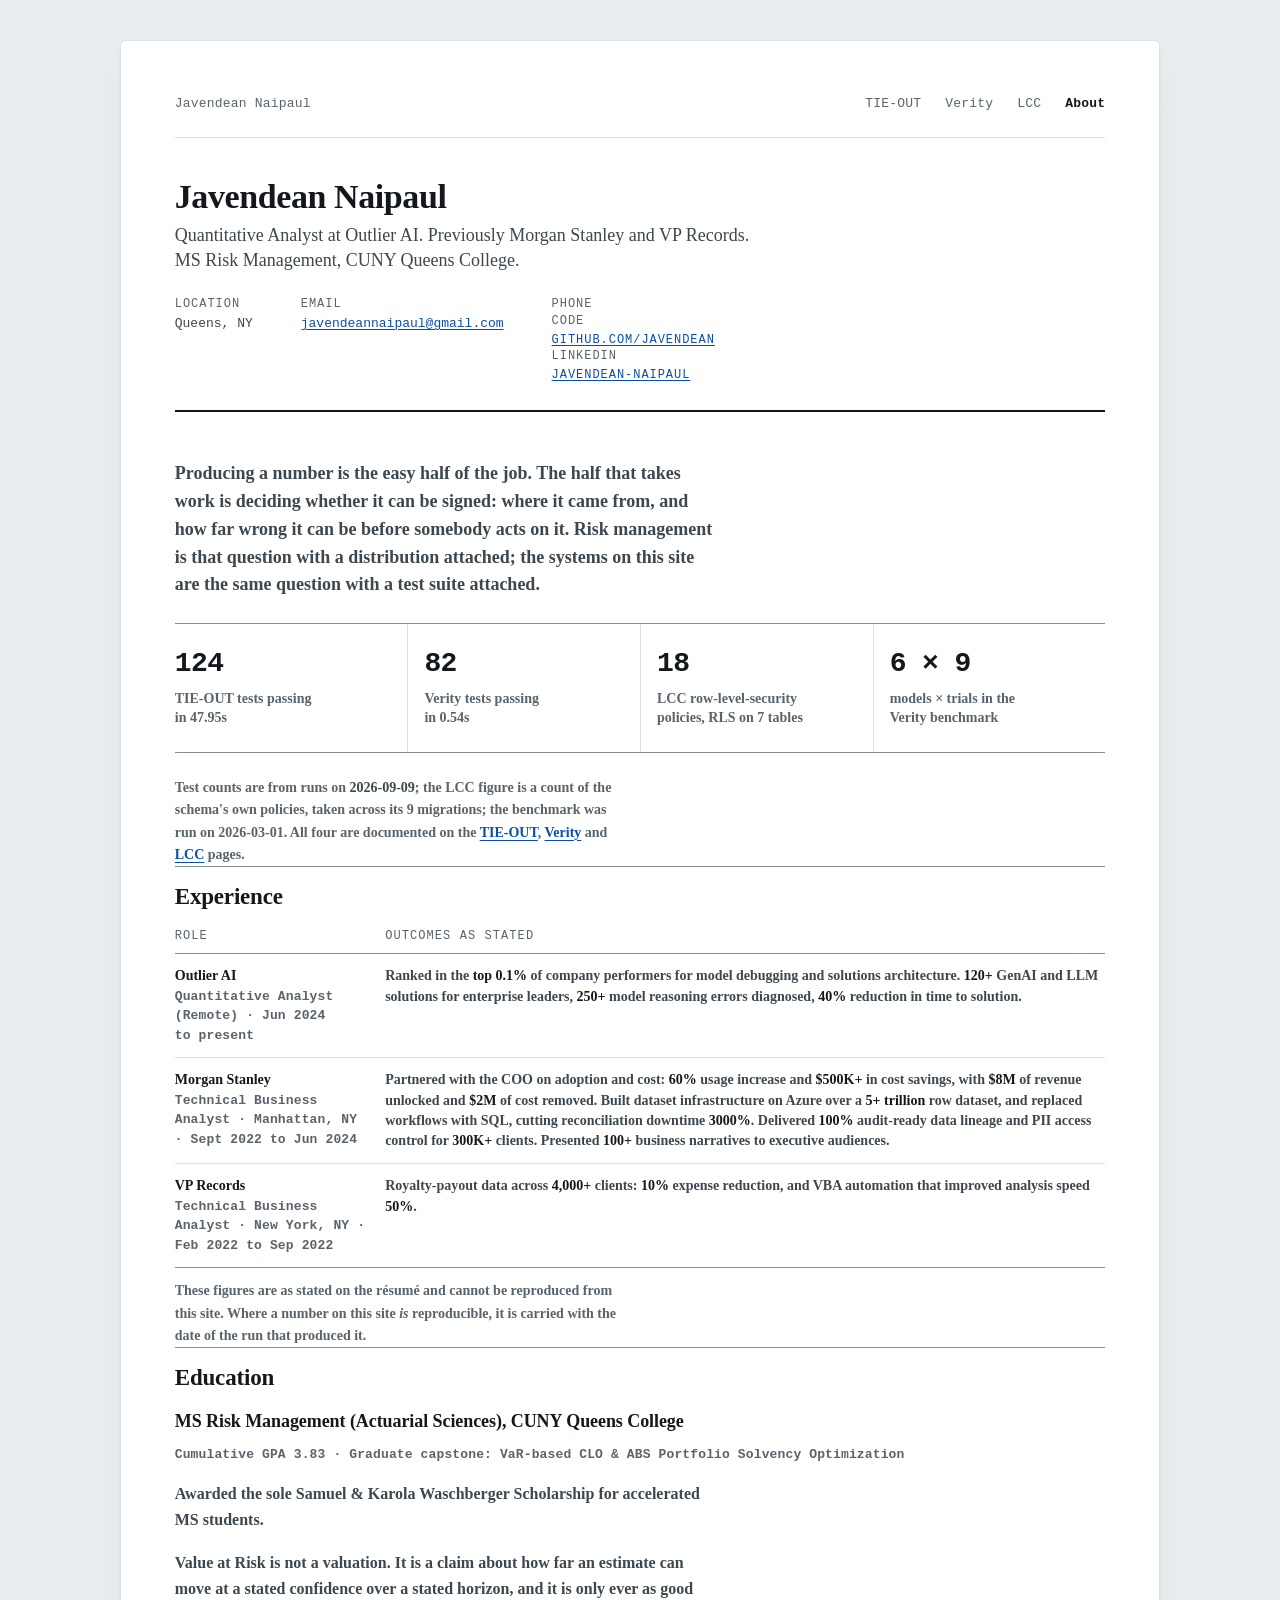
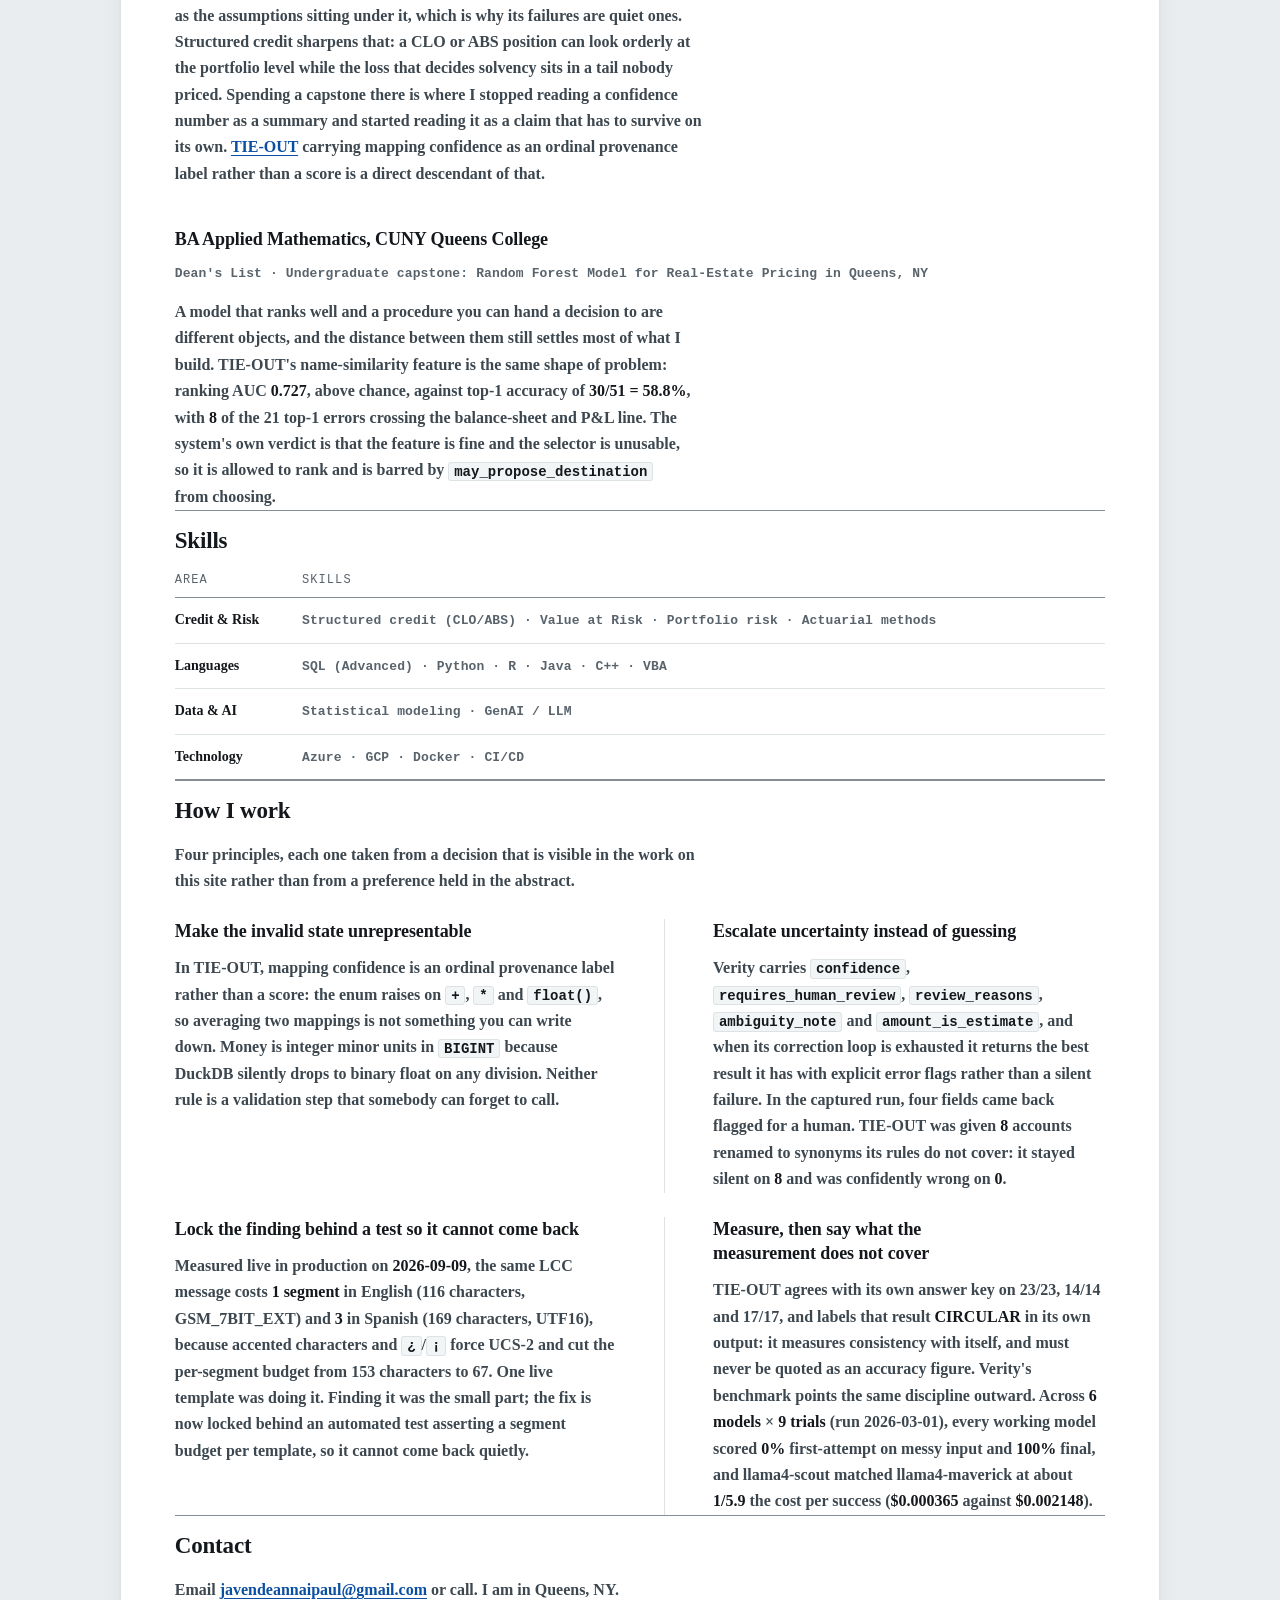
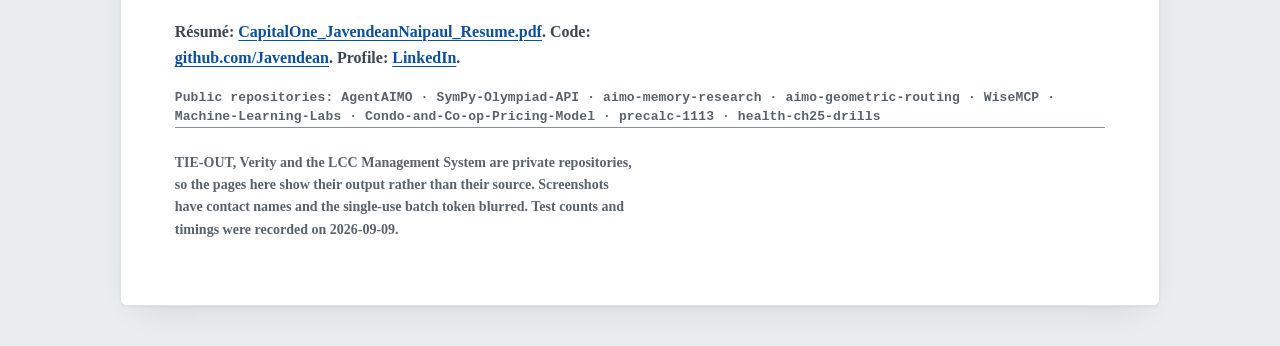
<file: about/index.html>
<!DOCTYPE html>
<html lang="en">
<head>
<meta charset="utf-8">
<meta name="viewport" content="width=device-width,initial-scale=1">
<meta name="color-scheme" content="light">
<meta name="robots" content="index, follow">
<title>About · Javendean Naipaul</title>
<meta name="description" content="Javendean Naipaul: quantitative analyst at Outlier AI, previously Morgan Stanley. MS Risk Management, CUNY Queens College. Experience, education and the four working principles behind the systems on this site.">
<link rel="stylesheet" href="../style.css">
<link rel="icon" href="../favicon.svg" type="image/svg+xml">
<meta property="og:type" content="website">
<meta property="og:site_name" content="Javendean Naipaul">
<meta property="og:title" content="About — Javendean Naipaul">
<meta property="og:description" content="Morgan Stanley technical business analyst, MS Risk Management, now building verification systems.">
<meta name="twitter:card" content="summary">
</head>
<body>
<main class="sheet">

<nav class="sitenav" aria-label="Main">
  <a href="../">Javendean Naipaul</a>
  <span>
    <a href="../work/tie-out/">TIE-OUT</a>
    <a href="../work/verity/">Verity</a>
    <a href="../work/lcc/">LCC</a>
    <a href="./" aria-current="page">About</a>
  </span>
</nav>

<header>
  <h1>Javendean Naipaul</h1>
  <p class="role">Quantitative Analyst at Outlier AI. Previously Morgan Stanley and VP Records.
     MS Risk Management, CUNY Queens College.</p>
  <div class="meta">
    <span><b>Location</b>Queens, NY</span>
    <span><b>Email</b><a href="mailto:javendeannaipaul@gmail.com">javendeannaipaul@gmail.com</a></span>
    <span><b>Phone
    <span><b>Code</b><a href="https://github.com/Javendean">github.com/Javendean</a></span>
    <span><b>LinkedIn</b><a href="https://www.linkedin.com/in/javendean-naipaul-229b11169/">javendean-naipaul</a></span>
  </div>
</header>

<section>
  <p class="lede">Producing a number is the easy half of the job. The half that takes work is
  deciding whether it can be signed: where it came from, and how far wrong it can be before somebody
  acts on it. Risk management is that question with a distribution attached; the systems on this
  site are the same question with a test suite attached.</p>

  <dl class="facts">
    <div class="fact"><dt class="n">124</dt><dd class="l">TIE-OUT tests passing<br>in 47.95s</dd></div>
    <div class="fact"><dt class="n">82</dt><dd class="l">Verity tests passing<br>in 0.54s</dd></div>
    <div class="fact"><dt class="n">18</dt><dd class="l">LCC row-level-security<br>policies, RLS on 7 tables</dd></div>
    <div class="fact"><dt class="n">6 &times; 9</dt><dd class="l">models &times; trials in the<br>Verity benchmark</dd></div>
  </dl>
  <p class="cap">Test counts are from runs on <b>2026-09-09</b>; the LCC figure is a count of the
  schema's own policies, taken across its 9 migrations; the benchmark was run on 2026-03-01. All
  four are documented on the <a href="../work/tie-out/">TIE-OUT</a>,
  <a href="../work/verity/">Verity</a> and <a href="../work/lcc/">LCC</a> pages.</p>
</section>

<section>
  <h2>Experience</h2>
  <table>
    <thead>
      <tr><th scope="col">Role</th><th scope="col">Outcomes as stated</th></tr>
    </thead>
    <tbody>
      <tr>
        <th scope="row">Outlier AI<p class="stack">Quantitative Analyst (Remote) · Jun 2024 to present</p></th>
        <td>Ranked in the <b>top 0.1%</b> of company performers for model debugging and solutions
            architecture. <b>120+</b> GenAI and LLM solutions for enterprise leaders, <b>250+</b>
            model reasoning errors diagnosed, <b>40%</b> reduction in time to solution.</td>
      </tr>
      <tr>
        <th scope="row">Morgan Stanley<p class="stack">Technical Business Analyst · Manhattan, NY · Sept 2022 to Jun 2024</p></th>
        <td>Partnered with the COO on adoption and cost: <b>60%</b> usage increase and <b>$500K+</b>
            in cost savings, with <b>$8M</b> of revenue unlocked and <b>$2M</b> of cost removed.
            Built dataset infrastructure on Azure over a <b>5+ trillion</b> row dataset, and replaced
            workflows with SQL, cutting reconciliation downtime <b>3000%</b>. Delivered
            <b>100%</b> audit-ready data lineage and PII access control for <b>300K+</b> clients.
            Presented <b>100+</b> business narratives to executive audiences.</td>
      </tr>
      <tr>
        <th scope="row">VP Records<p class="stack">Technical Business Analyst · New York, NY · Feb 2022 to Sep 2022</p></th>
        <td>Royalty-payout data across <b>4,000+</b> clients: <b>10%</b> expense reduction, and VBA
            automation that improved analysis speed <b>50%</b>.</td>
      </tr>
    </tbody>
  </table>
  <p class="cap">These figures are as stated on the résumé and cannot be reproduced from this site.
  Where a number on this site <i>is</i> reproducible, it is carried with the date of the run that
  produced it.</p>
</section>

<section>
  <h2>Education</h2>

  <h3 class="sub">MS Risk Management (Actuarial Sciences), CUNY Queens College</h3>
  <p class="stack">Cumulative GPA 3.83 · Graduate capstone: VaR-based CLO &amp; ABS Portfolio Solvency Optimization</p>
  <p>Awarded the sole Samuel &amp; Karola Waschberger Scholarship for accelerated MS students.</p>
  <p>Value at Risk is not a valuation. It is a claim about how far an estimate can move at a stated
  confidence over a stated horizon, and it is only ever as good as the assumptions sitting under it,
  which is why its failures are quiet ones. Structured credit sharpens that: a CLO or ABS position
  can look orderly at the portfolio level while the loss that decides solvency sits in a tail nobody
  priced. Spending a capstone there is where I stopped reading a confidence number as a summary and
  started reading it as a claim that has to survive on its own.
  <a href="../work/tie-out/">TIE-OUT</a> carrying mapping confidence as an ordinal provenance label
  rather than a score is a direct descendant of that.</p>

  <h3 class="sub">BA Applied Mathematics, CUNY Queens College</h3>
  <p class="stack">Dean's List · Undergraduate capstone: Random Forest Model for Real-Estate Pricing in Queens, NY</p>
  <p>A model that ranks well and a procedure you can hand a decision to are different objects, and
  the distance between them still settles most of what I build. TIE-OUT's name-similarity feature is
  the same shape of problem: ranking AUC <b>0.727</b>, above chance, against top-1 accuracy of
  <b>30/51 = 58.8%</b>, with <b>8</b> of the 21 top-1 errors crossing the balance-sheet and P&amp;L
  line. The system's own verdict is that the feature is fine and the selector is unusable, so it is
  allowed to rank and is barred by <code>may_propose_destination</code> from choosing.</p>
</section>

<section>
  <h2>Skills</h2>
  <table>
    <thead>
      <tr><th scope="col">Area</th><th scope="col">Skills</th></tr>
    </thead>
    <tbody>
      <tr>
        <th scope="row">Credit &amp; Risk</th>
        <td><p class="stack">Structured credit (CLO/ABS) · Value at Risk · Portfolio risk · Actuarial methods</p></td>
      </tr>
      <tr>
        <th scope="row">Languages</th>
        <td><p class="stack">SQL (Advanced) · Python · R · Java · C++ · VBA</p></td>
      </tr>
      <tr>
        <th scope="row">Data &amp; AI</th>
        <td><p class="stack">Statistical modeling · GenAI / LLM</p></td>
      </tr>
      <tr>
        <th scope="row">Technology</th>
        <td><p class="stack">Azure · GCP · Docker · CI/CD</p></td>
      </tr>
    </tbody>
  </table>
</section>

<section>
  <h2>How I work</h2>
  <p>Four principles, each one taken from a decision that is visible in the work on this site rather
  than from a preference held in the abstract.</p>

  <div class="cards">
    <div class="card">
      <h3>Make the invalid state unrepresentable</h3>
      <p>In TIE-OUT, mapping confidence is an ordinal provenance label rather than a score: the enum
      raises on <code>+</code>, <code>*</code> and <code>float()</code>, so averaging two mappings is
      not something you can write down. Money is integer minor units in <code>BIGINT</code> because
      DuckDB silently drops to binary float on any division. Neither rule is a validation step that
      somebody can forget to call.</p>
    </div>
    <div class="card">
      <h3>Escalate uncertainty instead of guessing</h3>
      <p>Verity carries <code>confidence</code>, <code>requires_human_review</code>,
      <code>review_reasons</code>, <code>ambiguity_note</code> and <code>amount_is_estimate</code>,
      and when its correction loop is exhausted it returns the best result it has with explicit error
      flags rather than a silent failure. In the captured run, four fields came back flagged for a
      human. TIE-OUT was given <b>8</b> accounts renamed to synonyms its rules do not cover: it
      stayed silent on <b>8</b> and was confidently wrong on <b>0</b>.</p>
    </div>
  </div>

  <div class="cards">
    <div class="card">
      <h3>Lock the finding behind a test so it cannot come back</h3>
      <p>Measured live in production on <b>2026-09-09</b>, the same LCC message costs
      <b>1 segment</b> in English (116 characters, GSM_7BIT_EXT) and
      <b>3</b> in Spanish (169 characters, UTF16), because accented characters and
      <code>¿</code>/<code>¡</code> force UCS-2 and cut the per-segment budget from 153 characters to
      67. One live template was doing it. Finding it was the small part; the fix is now locked behind
      an automated test asserting a segment budget per template, so it cannot come back quietly.</p>
    </div>
    <div class="card">
      <h3>Measure, then say what the measurement does not cover</h3>
      <p>TIE-OUT agrees with its own answer key on 23/23, 14/14 and 17/17, and labels that result
      <b>CIRCULAR</b> in its own output: it measures consistency with itself, and must never be
      quoted as an accuracy figure. Verity's benchmark points the same discipline outward. Across
      <b>6 models</b> &times; <b>9 trials</b> (run 2026-03-01), every working model scored
      <b>0%</b> first-attempt on messy input and <b>100%</b> final, and llama4-scout matched
      llama4-maverick at about <b>1/5.9</b> the cost per success (<b>$0.000365</b> against
      <b>$0.002148</b>).</p>
    </div>
  </div>
</section>

<section>
  <h2>Contact</h2>
  <p>Email <a href="mailto:javendeannaipaul@gmail.com">javendeannaipaul@gmail.com</a> or call. I am in Queens, NY.</p>
  <p>Résumé: <a href="../files/CapitalOne_JavendeanNaipaul_Resume.pdf">CapitalOne_JavendeanNaipaul_Resume.pdf</a>.
  Code: <a href="https://github.com/Javendean">github.com/Javendean</a>.
  Profile: <a href="https://www.linkedin.com/in/javendean-naipaul-229b11169/">LinkedIn</a>.</p>
  <p class="stack">Public repositories: AgentAIMO · SymPy-Olympiad-API · aimo-memory-research ·
  aimo-geometric-routing · WiseMCP · Machine-Learning-Labs · Condo-and-Co-op-Pricing-Model ·
  precalc-1113 · health-ch25-drills</p>
</section>

<footer>
  <p>TIE-OUT, Verity and the LCC Management System are private repositories, so the pages here show
  their output rather than their source. Screenshots have contact names and the single-use batch
  token blurred. Test counts and timings were recorded on 2026-09-09.</p>
</footer>

</main>
</body>
</html>
</file>
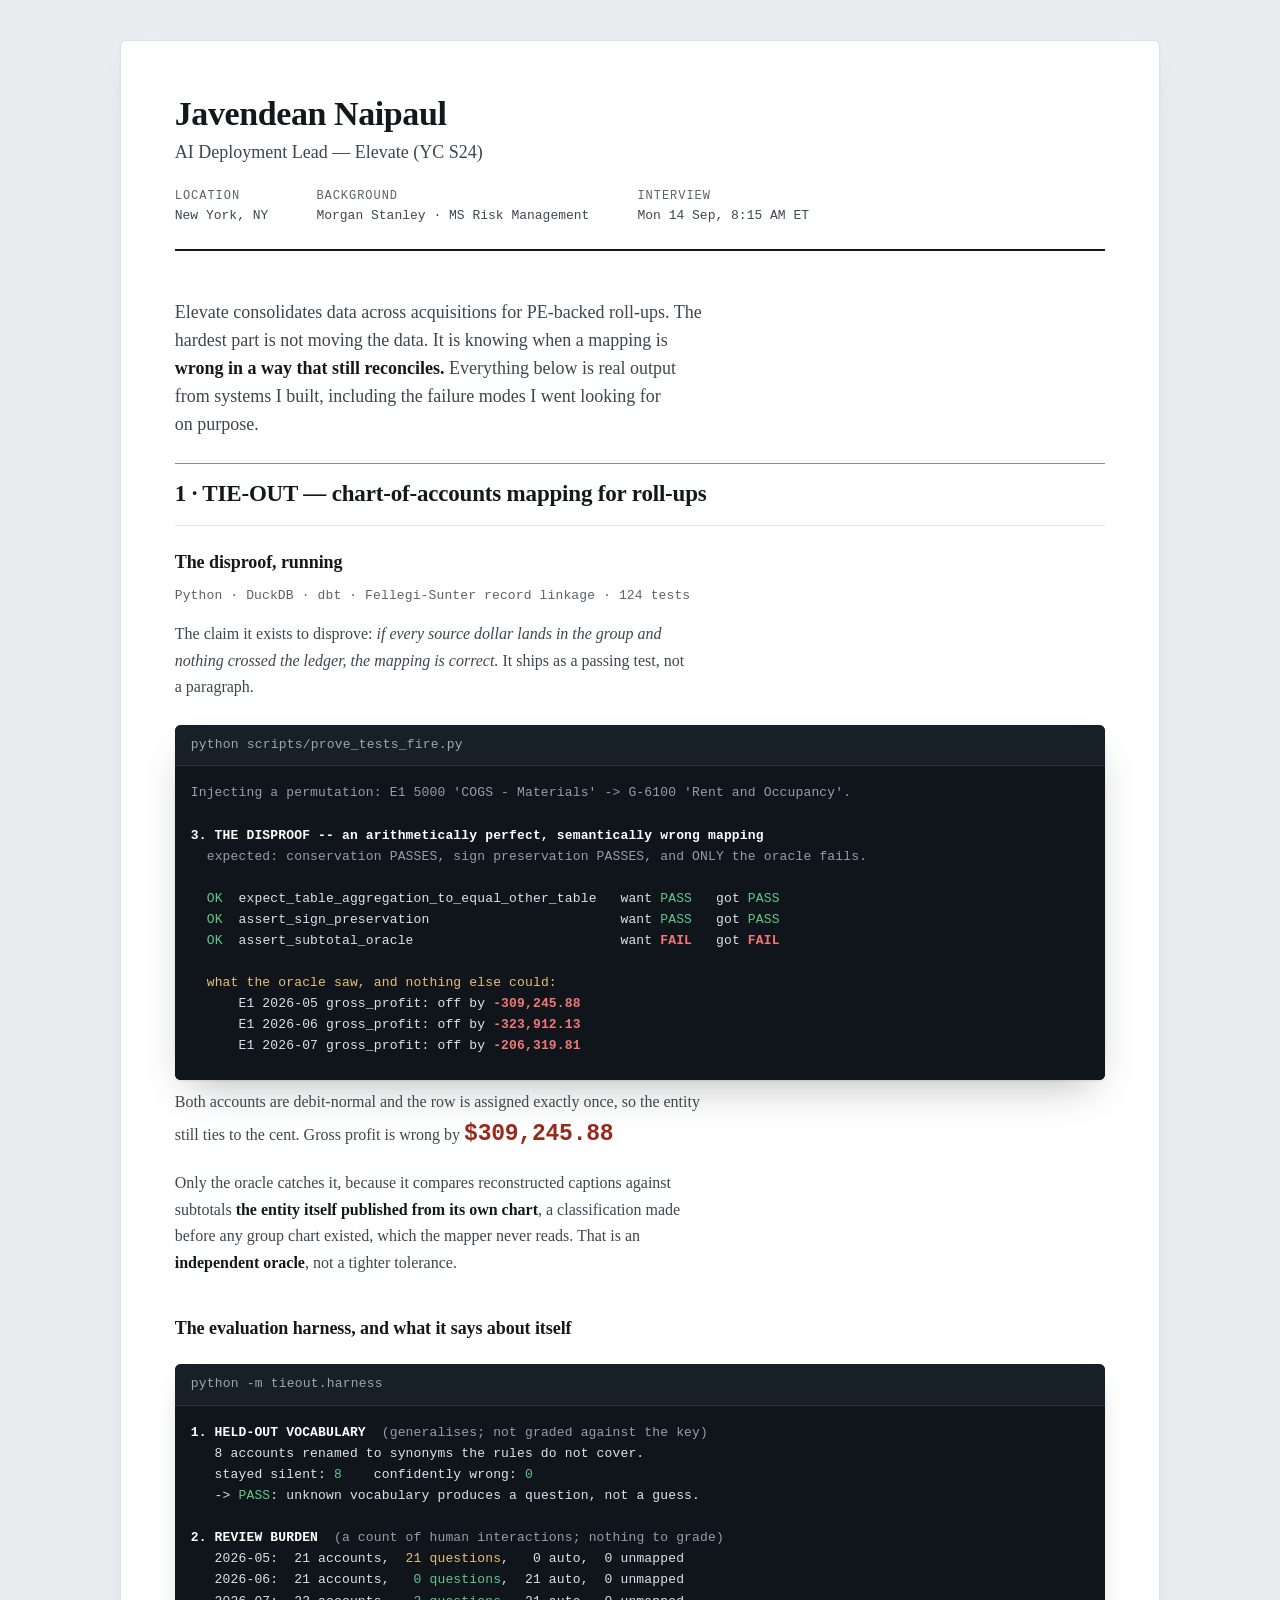
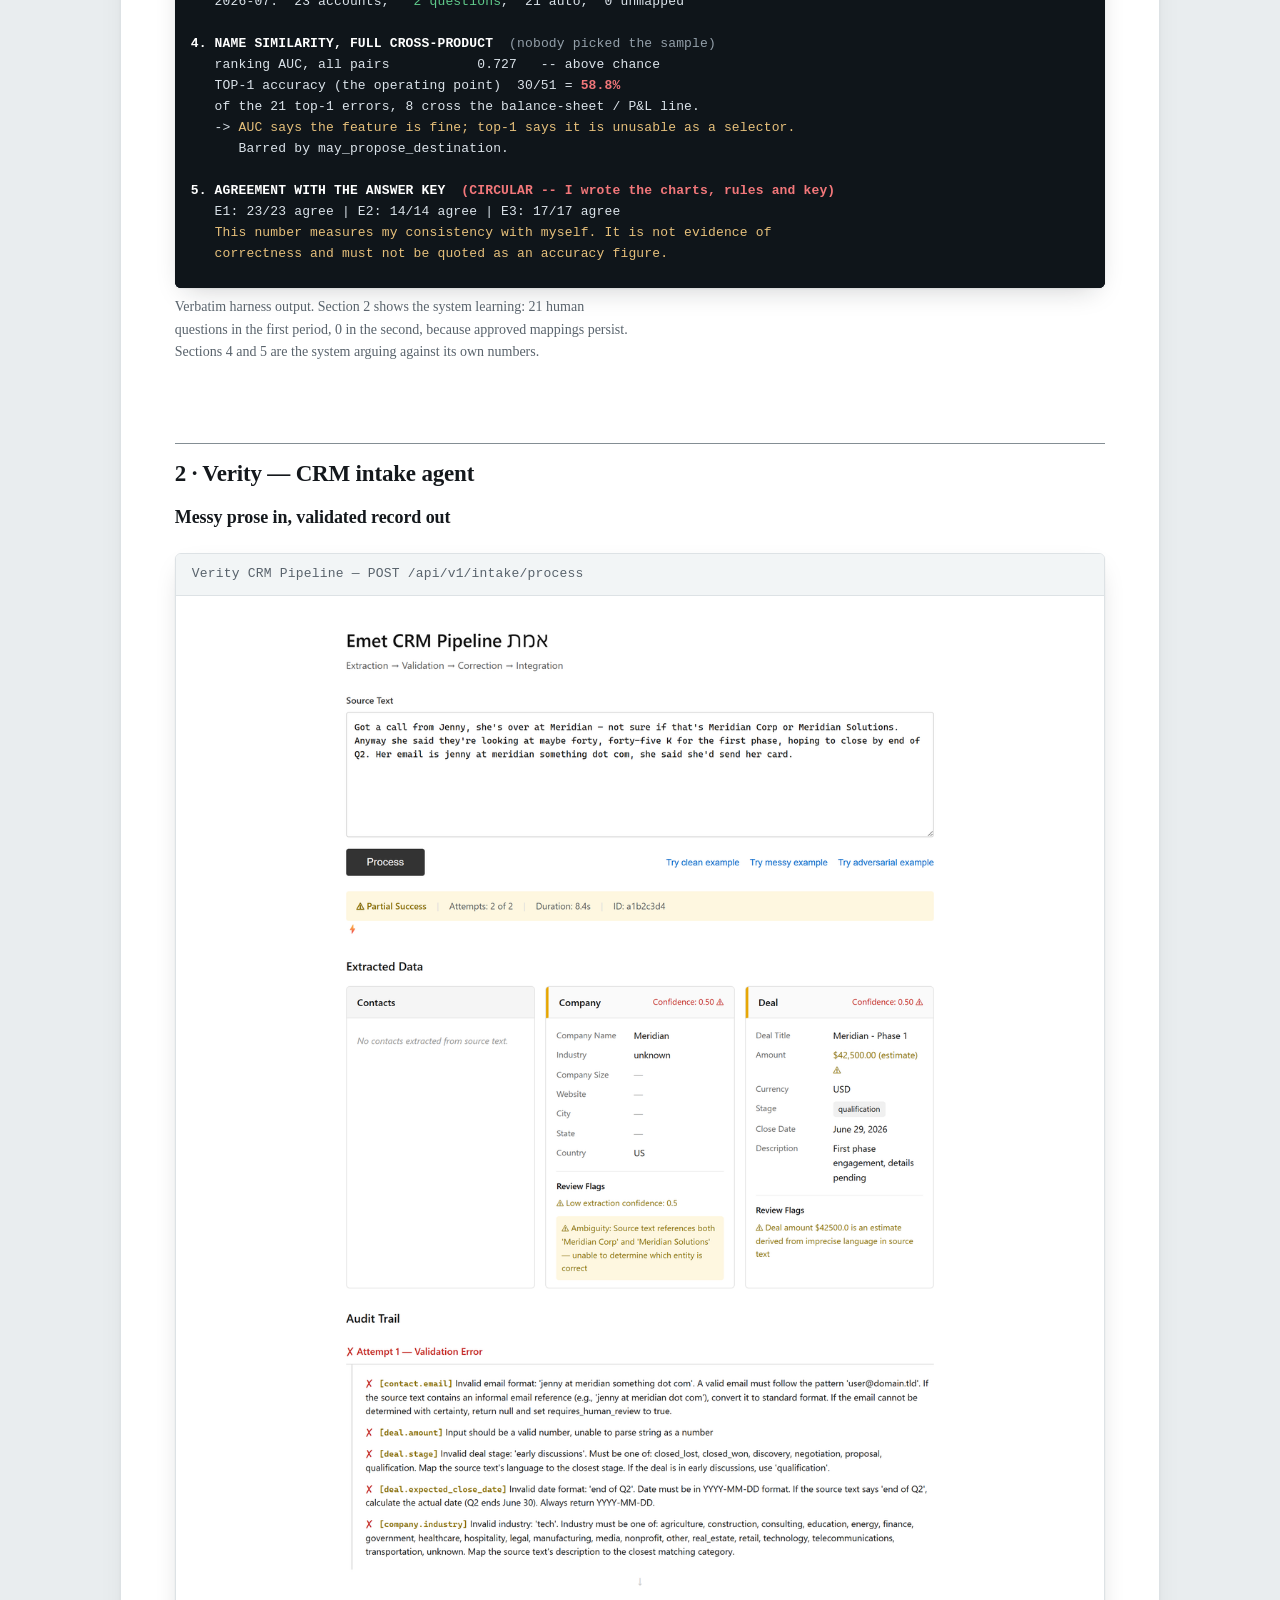
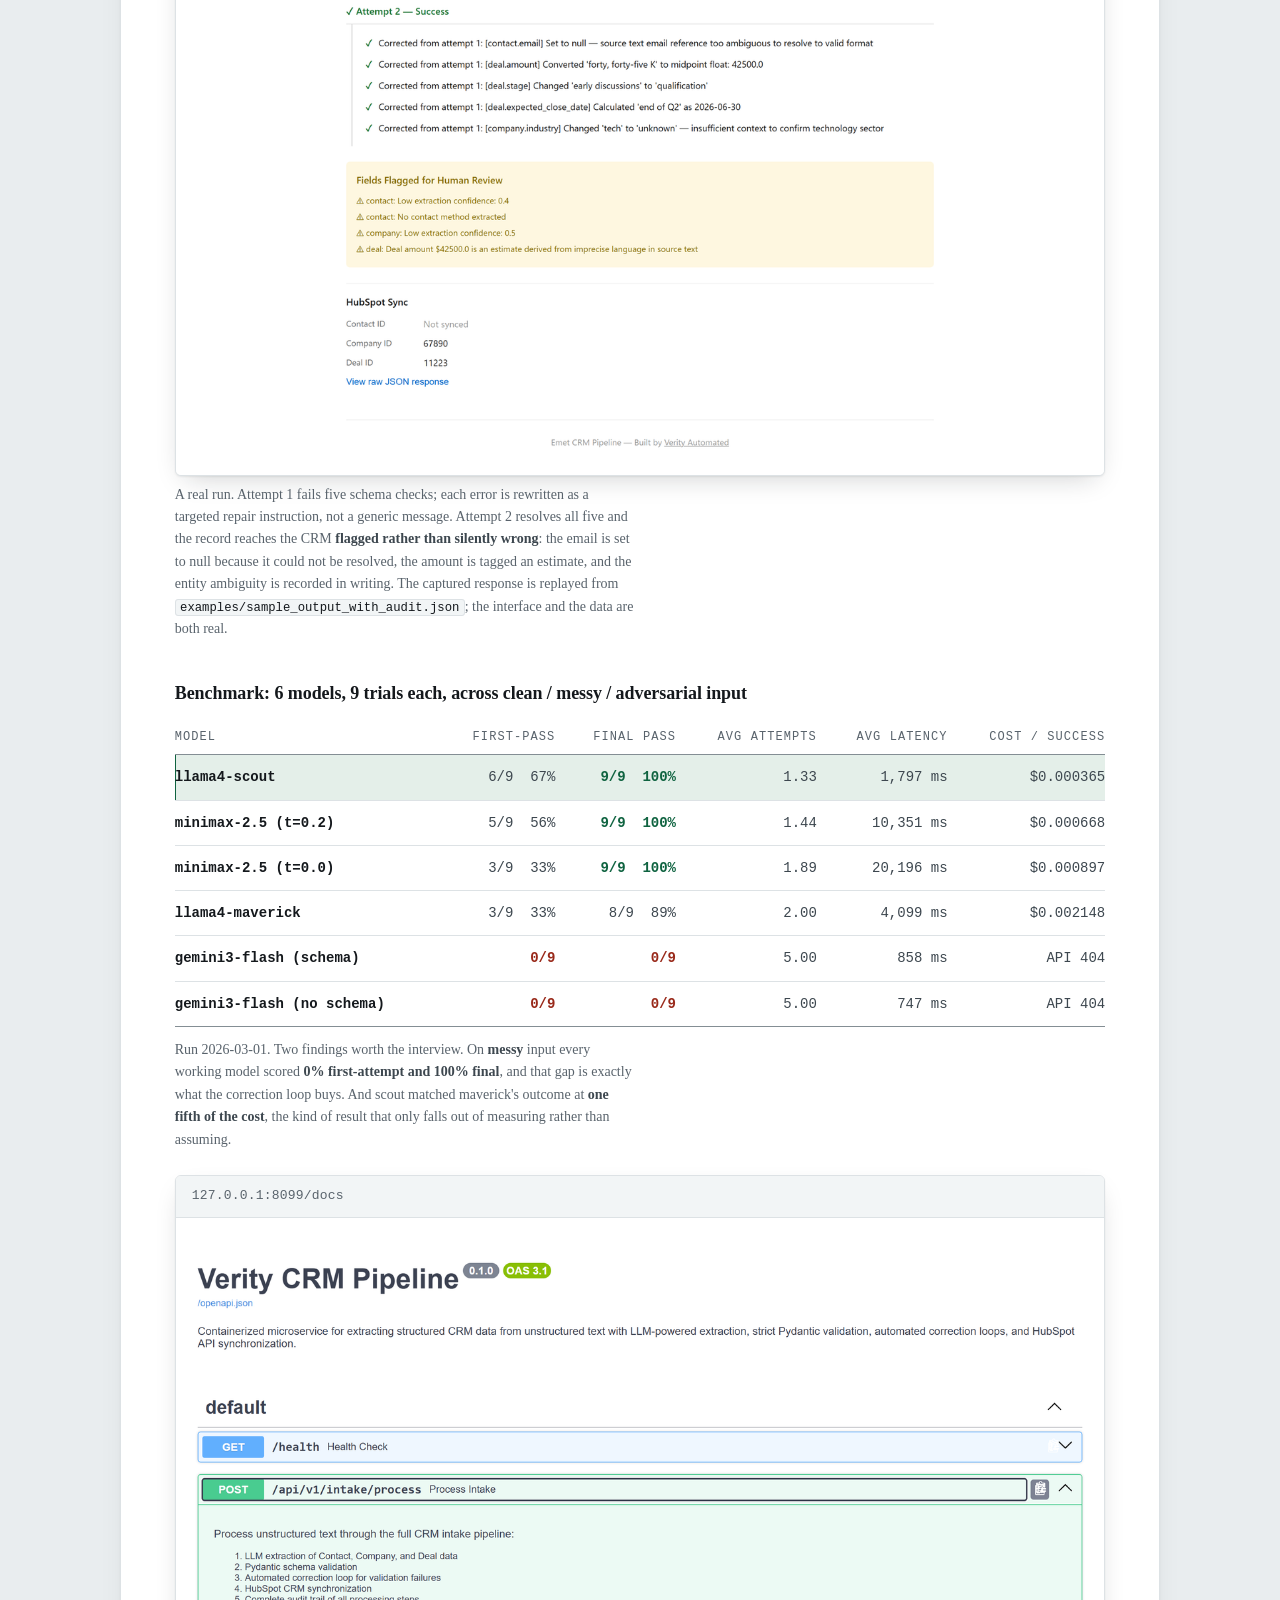
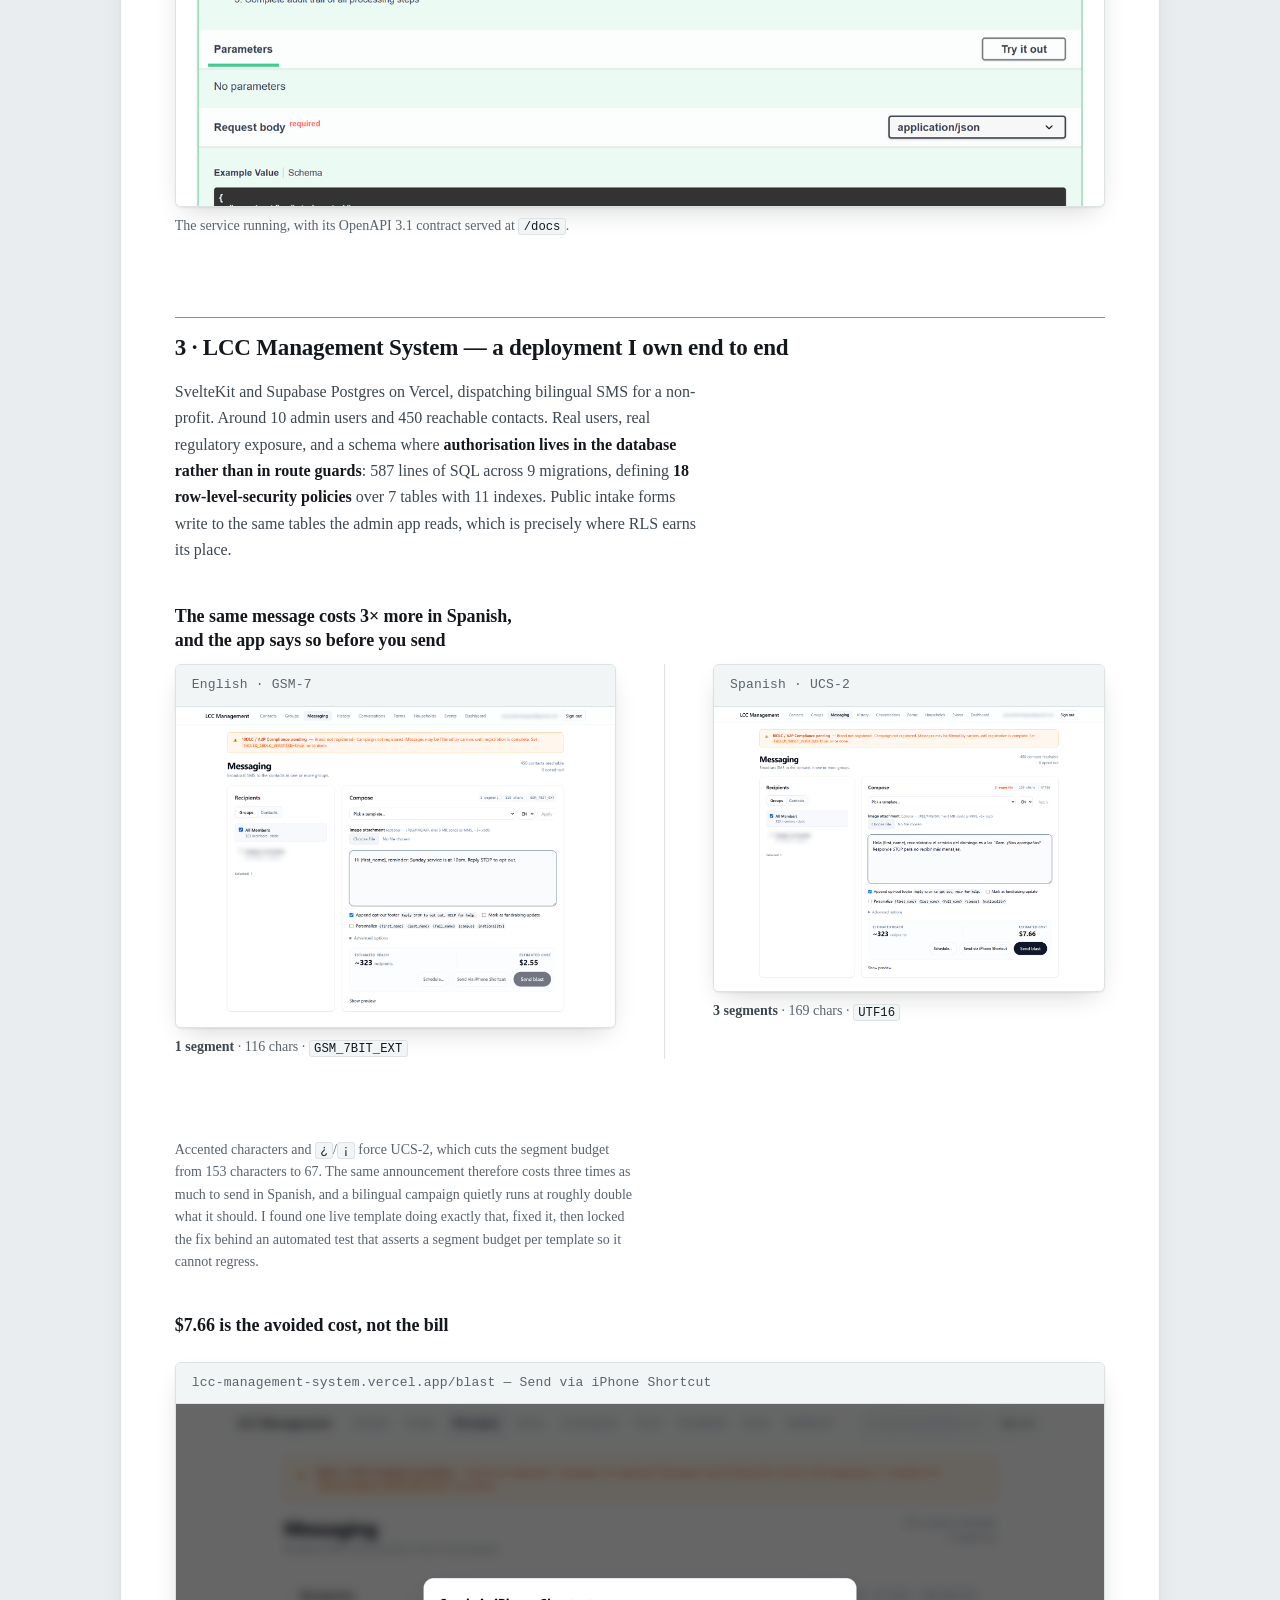
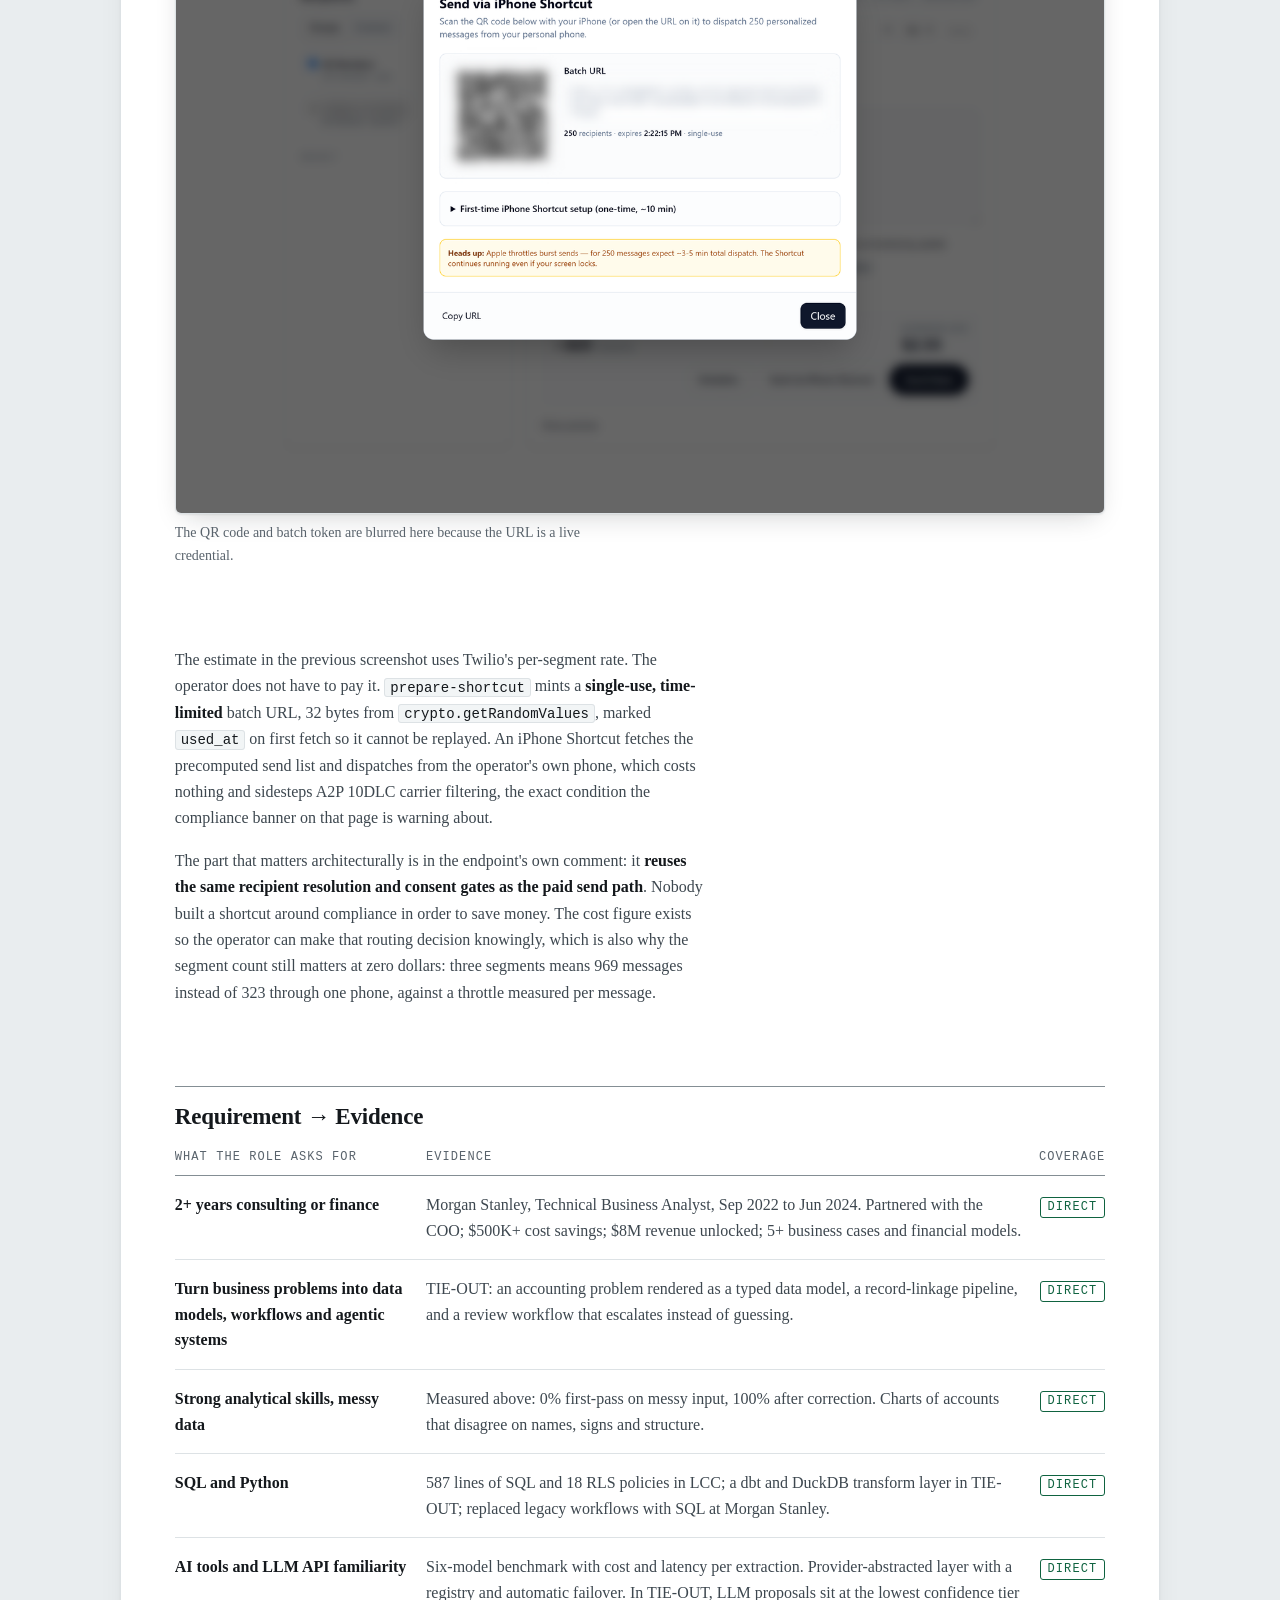
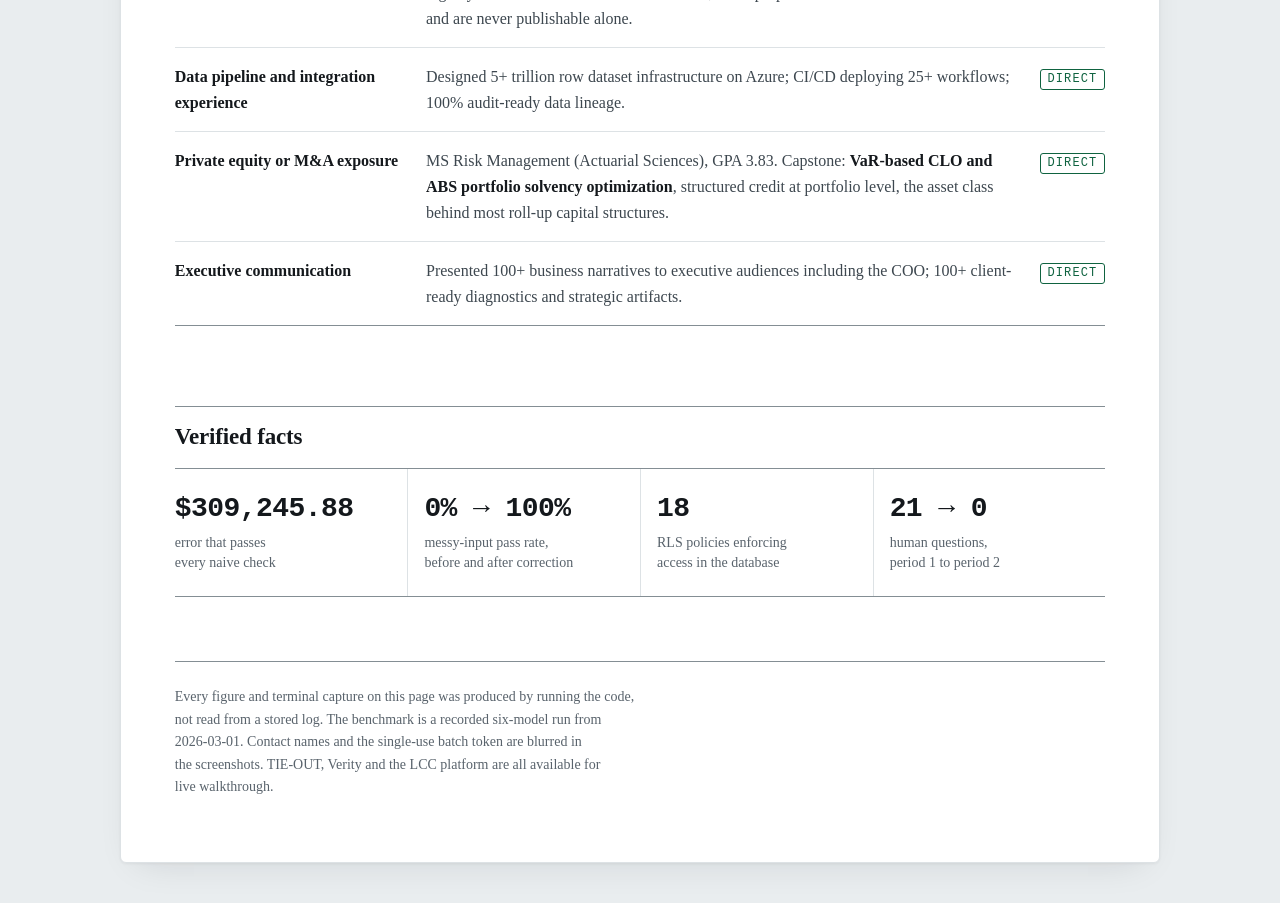
<file: elevate/index.html>
<!DOCTYPE html>
<html lang="en">
<head>
<meta charset="utf-8">
<meta name="robots" content="noindex, nofollow">
<meta name="viewport" content="width=device-width,initial-scale=1">
<meta name="color-scheme" content="light">
<title>Javendean Naipaul — AI Deployment Lead · Elevate</title>
<style>
/* ============================================================================
   EVIDENCE SHEET - visual system
   Two voices, and only two:
     serif  = written by a person (argument)
     mono   = emitted by a machine (evidence, measurement, provenance)
   One colour rule: on this page, colour only ever reports a test result.
   ============================================================================ */
:root{
  color-scheme: light;
  --fs-micro: 0.750rem;
  --fs-meta : 0.8125rem;
  --fs-data : 0.875rem;
  --fs-body : 1rem;
  --fs-lede : 1.125rem;
  --fs-h2   : 1.4375rem;
  --fs-num  : 1.750rem;
  --fs-h1   : 2.125rem;
  --fs-code : clamp(0.6875rem, 0.5rem + 0.62vw, 0.8125rem);
  --s-2:8px;  --s-3:12px; --s-4:16px; --s-5:24px;
  --s-6:32px; --s-7:40px; --s-8:48px; --s-9:64px; --s-10:80px;
  --measure: 66ch;
  --pad: clamp(20px, 4.2vw, 56px);
  --sheet: 1040px;
  --font-prose:"Iowan Old Style","Charter","Bitstream Charter",Georgia,Cambria,
               "Palatino Linotype","Times New Roman",serif;
  --font-mono : ui-monospace,"SF Mono","Cascadia Mono","JetBrains Mono",Menlo,
                Consolas,"Liberation Mono",monospace;
  --paper :#ffffff;
  --canvas:#e9edef;
  --wash  :#f2f5f6;
  --ink   :#14181c;
  --ink-2 :#3d474f;
  --ink-3 :#59636c;
  --rule        :#dde2e5;
  --rule-strong :#848e94;
  --pass:#0f6340;  --pass-wash:#e4efe9;
  --fail:#99291a;
  --focus:#0b4fa2;
  --term-bg   :#0f151a;
  --term-bar  :#182027;
  --term-rule :#2b3540;
  --term-fg   :#dbe3ea;
  --term-dim  :#939fa9;
  --term-label:#9aa5b1;
  --term-thumb:#3f4b56;
  --tg:#5fc98a;
  --tr:#f2777a;
  --ty:#e6c07b;
  --focus-dark:#7ec2ff;
  --r-surface:6px;
  --r-mark:3px;
  --shadow-sheet   :0 1px 3px rgba(20,24,28,.05), 0 14px 36px -18px rgba(20,24,28,.14);
  --shadow-evidence:0 1px 2px rgba(20,24,28,.07), 0 10px 26px -10px rgba(20,24,28,.22);
  --shadow-lead    :0 1px 2px rgba(20,24,28,.09), 0 18px 40px -14px rgba(20,24,28,.30);
}
*,*::before,*::after{box-sizing:border-box}
html{-webkit-text-size-adjust:100%}
body{
  margin:0; background:var(--canvas); color:var(--ink);
  font-family:var(--font-prose); font-size:var(--fs-body); line-height:1.65;
  text-rendering:optimizeLegibility; -webkit-font-smoothing:antialiased;
}
h1,h2,h3,p,ul,ol,figure,figcaption,table,dl,dd,dt,pre{margin:0}
ul{padding-left:1.15em}
img{max-width:100%}
.sheet{
  max-width:var(--sheet); margin:var(--s-7) auto;
  padding:var(--pad) var(--pad) var(--s-9);
  background:var(--paper); border:1px solid var(--rule);
  border-radius:var(--r-surface); box-shadow:var(--shadow-sheet);
}
.sheet > * + *, .sheet section > * + *, .hero > * + *, .card > * + *, .ev > * + *{
  margin-top:var(--flow, var(--s-5));
}
.sheet > section + section{ --flow:var(--s-10); }
h2{ --flow:var(--s-10); }
h3{ --flow:var(--s-7); }
h2 + *{ --flow:var(--s-4); }
h3 + *{ --flow:var(--s-3); }
section > h2:first-child{ margin-top:0; }
.ev{ --flow:var(--s-5); }
.ev > figcaption{ --flow:var(--s-2); }
p + p{ --flow:var(--s-4); }
header{ border-bottom:2px solid var(--ink); padding-bottom:var(--s-5); margin-bottom:var(--s-8); }
h1{ font-size:var(--fs-h1); line-height:1.1; letter-spacing:-.012em; font-weight:700;
    text-wrap:balance; margin-bottom:var(--s-2); }
.role{ font-size:var(--fs-lede); line-height:1.35; color:var(--ink-2); font-weight:400;
       margin-bottom:var(--s-5); }
.meta{ display:flex; flex-wrap:wrap; gap:var(--s-4) var(--s-8);
       font-family:var(--font-mono); font-size:var(--fs-meta); line-height:1.4;
       color:var(--ink-2); font-variant-numeric:tabular-nums; }
.meta b{ display:block; font-family:var(--font-mono); font-size:var(--fs-micro);
         font-weight:400; letter-spacing:.08em; text-transform:uppercase;
         color:var(--ink-3); margin-bottom:2px; }
h2{ font-size:var(--fs-h2); line-height:1.25; font-weight:700; letter-spacing:-.008em;
    color:var(--ink); text-wrap:balance; padding-top:var(--s-4);
    border-top:1px solid var(--rule-strong); }
h3{ font-size:var(--fs-lede); line-height:1.35; font-weight:700; letter-spacing:-.004em;
    color:var(--ink); text-wrap:balance; }
h3.sub{ max-width:var(--measure); }
p,ul,ol{ max-width:var(--measure); text-wrap:pretty; }
p{ color:var(--ink-2); }
p b,li b,td b,th b{ color:var(--ink); font-weight:700; }
.lede{ font-size:var(--fs-lede); line-height:1.55; color:var(--ink-2); max-width:60ch; }
.lede b{ color:var(--ink); font-weight:700; }
.stack{ font-family:var(--font-mono); font-size:var(--fs-meta); line-height:1.5;
        letter-spacing:.01em; color:var(--ink-3); max-width:none; }
.hero{ background:none; border:0; border-top:1px solid var(--rule); border-radius:0;
       padding:var(--s-5) 0 0; }
.hero .term{ box-shadow:var(--shadow-lead); }
.term{ background:var(--term-bg); border-radius:var(--r-surface); overflow:hidden;
       box-shadow:var(--shadow-evidence); }
.term-bar{ background:var(--term-bar); border-bottom:1px solid var(--term-rule);
           padding:var(--s-3) var(--s-4); display:flex; align-items:center; gap:var(--s-2); }
.term-title{ font-family:var(--font-mono); font-size:var(--fs-meta); line-height:1.3;
             letter-spacing:.015em; color:var(--term-label); overflow-wrap:anywhere; }
.term pre{
  margin:0; padding:var(--s-4) var(--s-4) var(--s-5); color:var(--term-fg);
  font-family:var(--font-mono); font-size:var(--fs-code); line-height:1.62;
  letter-spacing:.012em; font-variant-ligatures:none; tab-size:4;
  overflow-x:auto; overscroll-behavior-x:contain; background-color:var(--term-bg);
  background-image:
    linear-gradient(to right, var(--term-bg) 40%, rgba(15,21,26,0)),
    linear-gradient(to left,  var(--term-bg) 40%, rgba(15,21,26,0)),
    radial-gradient(farthest-side at 0    50%, rgba(0,0,0,.5), rgba(0,0,0,0)),
    radial-gradient(farthest-side at 100% 50%, rgba(0,0,0,.5), rgba(0,0,0,0));
  background-repeat:no-repeat;
  background-size:36px 100%, 36px 100%, 16px 100%, 16px 100%;
  background-position:left center, right center, left center, right center;
  background-attachment:local, local, scroll, scroll;
  scrollbar-width:thin; scrollbar-color:var(--term-thumb) var(--term-bg);
}
.term pre::-webkit-scrollbar{ height:10px; }
.term pre::-webkit-scrollbar-track{ background:var(--term-bg); }
.term pre::-webkit-scrollbar-thumb{ background:var(--term-thumb);
  border:3px solid var(--term-bg); border-radius:var(--r-surface); }
.term pre::selection{ background:#2f4a63; color:#fff; }
.term pre *::selection{ background:#2f4a63; color:#fff; }
.g{color:var(--tg)} .r{color:var(--tr);font-weight:700} .y{color:var(--ty)}
.dim{color:var(--term-dim)} .w{color:#fff;font-weight:700}
.shot{ border:1px solid var(--rule); border-radius:var(--r-surface); overflow:hidden;
       background:var(--paper); box-shadow:var(--shadow-evidence); }
.shot-bar{ background:var(--wash); border-bottom:1px solid var(--rule);
           padding:var(--s-3) var(--s-4); display:flex; align-items:center; gap:var(--s-2); }
.url{ font-family:var(--font-mono); font-size:var(--fs-meta); line-height:1.3;
      letter-spacing:.015em; color:var(--ink-3); overflow-wrap:anywhere; }
.shot img{ display:block; width:100%; height:auto; }
.cap{ font-family:var(--font-prose); font-size:var(--fs-data); line-height:1.6;
      font-style:normal; color:var(--ink-3); max-width:var(--measure); }
.cap b{ color:var(--ink-2); font-weight:700; }
.cap--claim{ font-family:var(--font-prose); font-size:var(--fs-body); line-height:1.7;
             color:var(--ink-2); }
.bignum{ font-family:var(--font-mono); font-size:var(--fs-h2); font-weight:700;
         font-variant-numeric:tabular-nums lining-nums; letter-spacing:-.01em;
         color:var(--fail); white-space:nowrap; }
.scroller{ overflow-x:auto; overscroll-behavior-x:contain; scrollbar-width:thin;
           scrollbar-color:var(--rule-strong) var(--wash); }
table{ width:100%; border-collapse:collapse; font-size:var(--fs-data); line-height:1.45;
       border-bottom:1px solid var(--rule-strong); }
thead th{ text-align:left; vertical-align:bottom; font-family:var(--font-mono);
  font-size:var(--fs-micro); font-weight:400; text-transform:uppercase; letter-spacing:.09em;
  color:var(--ink-3); border-bottom:1px solid var(--rule-strong);
  padding:0 var(--s-4) var(--s-2) 0; white-space:nowrap; }
tbody th{ font:inherit; font-weight:700; color:var(--ink); text-align:left;
  vertical-align:baseline; white-space:normal;
  padding:var(--s-3) var(--s-4) var(--s-3) 0; border-bottom:1px solid var(--rule); }
td{ padding:var(--s-3) var(--s-4) var(--s-3) 0; border-bottom:1px solid var(--rule);
    vertical-align:baseline; color:var(--ink-2); }
tbody tr:last-child td, tbody tr:last-child th{ border-bottom:0; }
th:last-child,td:last-child{ padding-right:0; }
table + .cap,.scroller + .cap{ --flow:var(--s-3); }
table.bench{ font-family:var(--font-mono); font-variant-numeric:tabular-nums lining-nums; }
table.bench th,table.bench td{ text-align:right; }
table.bench th:first-child,table.bench td:first-child{ text-align:left; }
table.bench tbody th{ white-space:nowrap; }
.best td,.best th{ background:var(--pass-wash); }
.best th{ box-shadow:inset 1px 0 0 var(--pass); }
.zero{ color:var(--fail); font-weight:700; }
.hundred{ color:var(--pass); font-weight:700; }
table.req{ font-size:var(--fs-body); line-height:1.6; }
.req td,.req tbody th{ padding-top:var(--s-4); padding-bottom:var(--s-4); }
.req tbody th{ width:27%; }
.req td:last-child{ width:1%; white-space:nowrap; text-align:right; }
.pill{ display:inline-block; font-family:var(--font-mono); font-size:var(--fs-micro);
  font-weight:400; line-height:1.4; letter-spacing:.09em; text-transform:uppercase;
  padding:1px 7px; border:1px solid var(--pass); border-radius:var(--r-mark);
  background:none; color:var(--pass); white-space:nowrap; }
.cards{ display:grid; grid-template-columns:minmax(0,1fr) minmax(0,1fr); gap:var(--s-8); }
.card{ border:0; border-radius:0; padding:0; }
.card + .card{ border-left:1px solid var(--rule); padding-left:var(--s-8); }
.card h3{ font-size:var(--fs-lede); }
.card p,.card ul{ max-width:none; }
.card ul{ font-size:var(--fs-body); color:var(--ink-2); }
.card li{ margin-bottom:var(--s-3); }
.card li:last-child{ margin-bottom:0; }
.card li::marker{ color:var(--ink-3); }
.facts{ display:grid; grid-template-columns:repeat(4,minmax(0,1fr)); gap:0;
        border-top:1px solid var(--rule-strong); border-bottom:1px solid var(--rule-strong); }
.facts > div{ border:0; border-radius:0; background:none;
              padding:var(--s-5) var(--s-4) var(--s-5) 0; }
.facts > div + div{ border-left:1px solid var(--rule); padding-left:var(--s-4); }
.facts .n{ font-family:var(--font-mono); font-size:var(--fs-num); font-weight:700;
  font-variant-numeric:tabular-nums lining-nums; letter-spacing:-.02em; line-height:1.15;
  color:var(--ink); }
.facts .l{ font-family:var(--font-prose); font-size:var(--fs-data); line-height:1.4;
           color:var(--ink-3); margin:var(--s-2) 0 0; }
footer{ --flow:var(--s-9); padding-top:var(--s-5); border-top:1px solid var(--rule-strong); }
footer p{ font-size:var(--fs-data); line-height:1.6; color:var(--ink-3); max-width:var(--measure); }
::selection{ background:#d7e3ec; color:var(--ink); }
code{ font-family:var(--font-mono); font-size:.875em; background:var(--wash);
      border:1px solid var(--rule); border-radius:var(--r-mark); padding:.05em .35em;
      color:var(--ink); }
a{ color:var(--focus); text-decoration-thickness:1px; text-underline-offset:.18em; }
a:hover{ text-decoration-thickness:2px; }
:focus{ outline:none; }
:focus-visible{ outline:2px solid var(--focus); outline-offset:3px; border-radius:2px; }
.term pre:focus-visible{ outline:2px solid var(--focus-dark); outline-offset:-2px; }
@media (max-width:820px){
  .sheet{ margin:0; border:0; border-radius:0; box-shadow:none;
          padding:var(--s-7) var(--pad) var(--s-8); }
  .cards{ grid-template-columns:minmax(0,1fr); gap:var(--s-7); }
  .card + .card{ border-left:0; border-top:1px solid var(--rule);
                 padding-left:0; padding-top:var(--s-7); }
  .facts{ grid-template-columns:repeat(2,minmax(0,1fr)); }
  .facts > div:nth-child(3){ border-left:0; padding-left:0; }
  .facts > div:nth-child(n+3){ border-top:1px solid var(--rule); }
  .req tbody th{ width:30%; }
}
@media (max-width:640px){
  :root{ --fs-h1:1.75rem; --fs-h2:1.25rem; }
  .facts{ grid-template-columns:minmax(0,1fr); }
  .facts > div + div{ border-left:0; padding-left:0; border-top:1px solid var(--rule); }
  .meta{ gap:var(--s-4) var(--s-6); }
  .req tbody th{ width:34%; }
  table.req{ font-size:var(--fs-data); }
}
@page{ margin:16mm 14mm; }
@media print{
  :root{ --fs-code:8.25pt; }
  html,body{ background:#fff; }
  body{ font-size:10.5pt; line-height:1.5; }
  .sheet{ max-width:100%; margin:0; padding:0; border:0; border-radius:0; box-shadow:none; }
  h1{ font-size:22pt; } h2{ font-size:14pt; --flow:26pt; } h3{ font-size:12pt; --flow:18pt; }
  .lede{ font-size:11.5pt; }
  .cap,.stack,.term-title,.url{ font-size:8.5pt; }
  .cap--claim{ font-size:10.5pt; }
  table{ font-size:9pt; } table.req{ font-size:9.5pt; }
  .facts .n{ font-size:15pt; }
  .facts .l,.pill,thead th{ font-size:8pt; }
  .term,.shot,.term pre,.pill,.best td,.best th,.zero,.hundred,.bignum,
  .g,.r,.y,.w,.dim{ -webkit-print-color-adjust:exact; print-color-adjust:exact; }
  .term,.shot{ box-shadow:none; border:1px solid var(--rule-strong); }
  .term pre{ overflow:visible; background-image:none; padding:10pt 12pt 12pt; }
  .scroller{ overflow:visible; }
  .ev,.term,.shot,.facts > div,.card,tr{ break-inside:avoid; }
  h1,h2,h3{ break-after:avoid-page; }
  thead{ display:table-header-group; }
  p,li{ orphans:3; widows:3; }
  .shot img{ width:auto; max-width:100%; max-height:5.4in; }
  footer{ break-before:avoid; }
}
@media (prefers-contrast:more){
  :root{ --ink-2:#22292f; --ink-3:#3d474f; --rule:#b3bcc2; --rule-strong:#5a646b;
         --term-dim:#c2ccd4; }
}
@media (forced-colors:active){
  .term,.term *{ forced-color-adjust:none; }
  .best th{ box-shadow:none; }
  h2,footer,table,th{ border-color:CanvasText; }
}
</style>
</head>
<body>
<main class="sheet">

  <header>
    <h1>Javendean Naipaul</h1>
    <p class="role">AI Deployment Lead — Elevate (YC S24)</p>
    <div class="meta">
      <span><b>Location</b> New York, NY</span>
      <span><b>Background</b> Morgan Stanley · MS Risk Management</span>
      <span><b>Interview</b> Mon 14 Sep, 8:15 AM ET</span>
    </div>
  </header>

  <p class="lede">Elevate consolidates data across acquisitions for PE-backed roll-ups. The hardest
  part is not moving the data. It is knowing when a mapping is <b>wrong in a way that still
  reconciles.</b> Everything below is real output from systems I built, including the failure modes
  I went looking for on purpose.</p>

  <section>
  <h2 id="tieout-h">1 · TIE-OUT — chart-of-accounts mapping for roll-ups</h2>
  <div class="hero">
    <h3>The disproof, running</h3>
    <p class="stack">Python · DuckDB · dbt · Fellegi-Sunter record linkage · 124 tests</p>
    <p>The claim it exists to disprove: <em>if every source dollar lands in the group and nothing
    crossed the ledger, the mapping is correct.</em> It ships as a passing test, not a paragraph.</p>

    <figure class="ev">
      <div class="term">
        <div class="term-bar"><span class="term-title">python scripts/prove_tests_fire.py</span></div>
<pre tabindex="0" role="region" aria-label="Terminal output: python scripts/prove_tests_fire.py, scrollable"><span class="dim">Injecting a permutation: E1 5000 'COGS - Materials' -&gt; G-6100 'Rent and Occupancy'.</span>

<span class="w">3. THE DISPROOF -- an arithmetically perfect, semantically wrong mapping</span>
  <span class="dim">expected: conservation PASSES, sign preservation PASSES, and ONLY the oracle fails.</span>

  <span class="g">OK</span>  expect_table_aggregation_to_equal_other_table   want <span class="g">PASS</span>   got <span class="g">PASS</span>
  <span class="g">OK</span>  assert_sign_preservation                        want <span class="g">PASS</span>   got <span class="g">PASS</span>
  <span class="g">OK</span>  assert_subtotal_oracle                          want <span class="r">FAIL</span>   got <span class="r">FAIL</span>

  <span class="y">what the oracle saw, and nothing else could:</span>
      E1 2026-05 gross_profit: off by <span class="r">-309,245.88</span>
      E1 2026-06 gross_profit: off by <span class="r">-323,912.13</span>
      E1 2026-07 gross_profit: off by <span class="r">-206,319.81</span></pre>
      </div>
      <figcaption class="cap cap--claim">Both accounts are debit-normal and the row is assigned
        exactly once, so the entity still ties to the cent. Gross profit is wrong by
        <span class="bignum">$309,245.88</span></figcaption>
    </figure>

    <p>Only the oracle catches it, because it compares reconstructed captions against subtotals
    <b>the entity itself published from its own chart</b>, a classification made before any group
    chart existed, which the mapper never reads. That is an <b>independent oracle</b>, not a tighter
    tolerance.</p>
  </div>

  <h3 class="sub" id="harness-h">The evaluation harness, and what it says about itself</h3>
  <figure class="ev">
    <div class="term">
      <div class="term-bar"><span class="term-title">python -m tieout.harness</span></div>
<pre tabindex="0" role="region" aria-label="Terminal output: python -m tieout.harness, scrollable"><span class="w">1. HELD-OUT VOCABULARY</span>  <span class="dim">(generalises; not graded against the key)</span>
   8 accounts renamed to synonyms the rules do not cover.
   stayed silent: <span class="g">8</span>    confidently wrong: <span class="g">0</span>
   -&gt; <span class="g">PASS</span>: unknown vocabulary produces a question, not a guess.

<span class="w">2. REVIEW BURDEN</span>  <span class="dim">(a count of human interactions; nothing to grade)</span>
   2026-05:  21 accounts,  <span class="y">21 questions</span>,   0 auto,  0 unmapped
   2026-06:  21 accounts,   <span class="g">0 questions</span>,  21 auto,  0 unmapped
   2026-07:  23 accounts,   <span class="g">2 questions</span>,  21 auto,  0 unmapped

<span class="w">4. NAME SIMILARITY, FULL CROSS-PRODUCT</span>  <span class="dim">(nobody picked the sample)</span>
   ranking AUC, all pairs           0.727   -- above chance
   TOP-1 accuracy (the operating point)  30/51 = <span class="r">58.8%</span>
   of the 21 top-1 errors, 8 cross the balance-sheet / P&amp;L line.
   -&gt; <span class="y">AUC says the feature is fine; top-1 says it is unusable as a selector.</span>
      Barred by may_propose_destination.

<span class="w">5. AGREEMENT WITH THE ANSWER KEY</span>  <span class="r">(CIRCULAR -- I wrote the charts, rules and key)</span>
   E1: 23/23 agree | E2: 14/14 agree | E3: 17/17 agree
   <span class="y">This number measures my consistency with myself. It is not evidence of
   correctness and must not be quoted as an accuracy figure.</span></pre>
    </div>
    <figcaption class="cap">Verbatim harness output. Section 2 shows the system learning: 21 human
      questions in the first period, 0 in the second, because approved mappings persist. Sections 4
      and 5 are the system arguing against its own numbers.</figcaption>
  </figure>
  </section>

  <section>
  <h2 id="verity-h">2 · Verity — CRM intake agent</h2>
  <h3 class="sub">Messy prose in, validated record out</h3>
  <figure class="ev">
    <div class="shot">
      <div class="shot-bar"><span class="url">Verity CRM Pipeline — POST /api/v1/intake/process</span></div>
      <img src="img/verity-demo-io.png" alt="Screenshot: the Verity interface after processing an ambiguous sales note. It reports Partial Success, 2 of 2 attempts, 8.4 seconds. Company and Deal cards show confidence 0.50 with warning marks, an ambiguity note about Meridian Corp versus Meridian Solutions, and a deal amount of 42,500 dollars marked as an estimate. The audit trail below lists five validation errors on attempt one and five applied corrections on attempt two, followed by four fields flagged for human review.">
    </div>
    <figcaption class="cap">A real run. Attempt 1 fails five schema checks; each error is rewritten
      as a targeted repair instruction, not a generic message. Attempt 2 resolves all five and the
      record reaches the CRM <b>flagged rather than silently wrong</b>: the email is set to null
      because it could not be resolved, the amount is tagged an estimate, and the entity ambiguity is
      recorded in writing. The captured response is replayed from
      <code>examples/sample_output_with_audit.json</code>; the interface and the data are both real.</figcaption>
  </figure>

  <h3 class="sub" id="bench-h">Benchmark: 6 models, 9 trials each, across clean / messy / adversarial input</h3>
  <figure class="ev">
    <div class="scroller" tabindex="0" role="region" aria-labelledby="bench-h">
    <table class="bench" aria-labelledby="bench-h">
      <thead><tr>
        <th scope="col">Model</th><th scope="col">First-pass</th><th scope="col">Final pass</th>
        <th scope="col">Avg attempts</th><th scope="col">Avg latency</th><th scope="col">Cost / success</th>
      </tr></thead>
      <tbody>
        <tr class="best"><th scope="row">llama4-scout</th><td>6/9 &nbsp;67%</td>
          <td class="hundred">9/9 &nbsp;100%</td><td>1.33</td><td>1,797 ms</td><td>$0.000365</td></tr>
        <tr><th scope="row">minimax-2.5 (t=0.2)</th><td>5/9 &nbsp;56%</td>
          <td class="hundred">9/9 &nbsp;100%</td><td>1.44</td><td>10,351 ms</td><td>$0.000668</td></tr>
        <tr><th scope="row">minimax-2.5 (t=0.0)</th><td>3/9 &nbsp;33%</td>
          <td class="hundred">9/9 &nbsp;100%</td><td>1.89</td><td>20,196 ms</td><td>$0.000897</td></tr>
        <tr><th scope="row">llama4-maverick</th><td>3/9 &nbsp;33%</td>
          <td>8/9 &nbsp;89%</td><td>2.00</td><td>4,099 ms</td><td>$0.002148</td></tr>
        <tr><th scope="row">gemini3-flash (schema)</th><td class="zero">0/9</td>
          <td class="zero">0/9</td><td>5.00</td><td>858 ms</td><td>API 404</td></tr>
        <tr><th scope="row">gemini3-flash (no schema)</th><td class="zero">0/9</td>
          <td class="zero">0/9</td><td>5.00</td><td>747 ms</td><td>API 404</td></tr>
      </tbody>
    </table>
    </div>
    <figcaption class="cap">Run 2026-03-01. Two findings worth the interview. On <b>messy</b> input
      every working model scored <b>0% first-attempt and 100% final</b>, and that gap is exactly what
      the correction loop buys. And scout matched maverick's outcome at <b>one fifth of the cost</b>,
      the kind of result that only falls out of measuring rather than assuming.</figcaption>
  </figure>

  <figure class="ev">
    <div class="shot">
      <div class="shot-bar"><span class="url">127.0.0.1:8099/docs</span></div>
      <img src="img/verity-swagger.png" alt="Screenshot: the Verity FastAPI service running locally at 127.0.0.1 port 8099, serving its OpenAPI 3.1 contract at /docs. The POST /api/v1/intake/process endpoint is expanded, documenting a five-step pipeline: LLM extraction, Pydantic validation, automated correction loop, HubSpot synchronisation, and a complete audit trail.">
    </div>
    <figcaption class="cap">The service running, with its OpenAPI 3.1 contract served at
      <code>/docs</code>.</figcaption>
  </figure>
  </section>

  <section>
  <h2 id="lcc-h">3 · LCC Management System — a deployment I own end to end</h2>
  <p>SvelteKit and Supabase Postgres on Vercel, dispatching bilingual SMS for a non-profit.
  Around 10 admin users and 450 reachable contacts. Real users, real regulatory exposure, and a
  schema where <b>authorisation lives in the database rather than in route guards</b>: 587 lines of
  SQL across 9 migrations, defining <b>18 row-level-security policies</b> over 7 tables with 11
  indexes. Public intake forms write to the same tables the admin app reads, which is precisely
  where RLS earns its place.</p>

  <h3 class="sub">The same message costs 3× more in Spanish, and the app says so before you send</h3>
  <div class="cards">
    <div class="card">
      <figure class="ev">
        <div class="shot">
          <div class="shot-bar"><span class="url">English · GSM-7</span></div>
          <img src="img/lcc-blast-en.png" alt="Screenshot: the LCC messaging page composing an English SMS. The counter above the compose box reads 1 segment, 116 characters, GSM_7BIT_EXT. The recipient group has 323 members and the estimated Twilio cost is shown.">
        </div>
        <figcaption class="cap"><b>1 segment</b> · 116 chars · <code>GSM_7BIT_EXT</code></figcaption>
      </figure>
    </div>
    <div class="card">
      <figure class="ev">
        <div class="shot">
          <div class="shot-bar"><span class="url">Spanish · UCS-2</span></div>
          <img src="img/lcc-blast-es.png" alt="Screenshot: the same LCC messaging page composing the equivalent Spanish SMS. The counter now reads 3 segments, 169 characters, UTF16, because accented characters and inverted punctuation force UCS-2 encoding. Estimated reach is 323 recipients at an estimated Twilio cost of 7 dollars 66 cents.">
        </div>
        <figcaption class="cap"><b class="zero">3 segments</b> · 169 chars · <code>UTF16</code></figcaption>
      </figure>
    </div>
  </div>
  <p class="cap">Accented characters and <code>¿</code>/<code>¡</code> force UCS-2, which cuts the
  segment budget from 153 characters to 67. The same announcement therefore costs three times as
  much to send in Spanish, and a bilingual campaign quietly runs at roughly double what it should.
  I found one live template doing exactly that, fixed it, then locked the fix behind an automated
  test that asserts a segment budget per template so it cannot regress.</p>

  <h3 class="sub">$7.66 is the avoided cost, not the bill</h3>
  <figure class="ev">
    <div class="shot">
      <div class="shot-bar"><span class="url">lcc-management-system.vercel.app/blast — Send via iPhone Shortcut</span></div>
      <img src="img/lcc-shortcut-qr.png" alt="Screenshot: the Send via iPhone Shortcut dialog. It offers a QR code and a batch URL, both blurred here, to dispatch 250 personalised messages from the operator's own phone. The batch is marked 250 recipients, expiring at a fixed time, single-use. Below it a collapsed section reads First-time iPhone Shortcut setup, one-time, about 10 minutes, and a warning notes that Apple throttles burst sends so 250 messages take roughly 3 to 5 minutes to dispatch, and that the Shortcut keeps running when the screen locks.">
    </div>
    <figcaption class="cap">The QR code and batch token are blurred here because the URL is a live
      credential.</figcaption>
  </figure>
  <p>The estimate in the previous screenshot uses Twilio's per-segment rate. The operator does not
  have to pay it. <code>prepare-shortcut</code> mints a <b>single-use, time-limited</b> batch URL,
  32 bytes from <code>crypto.getRandomValues</code>, marked <code>used_at</code> on first fetch so
  it cannot be replayed. An iPhone Shortcut fetches the precomputed send list and dispatches from
  the operator's own phone, which costs nothing and sidesteps A2P 10DLC carrier filtering, the
  exact condition the compliance banner on that page is warning about.</p>
  <p>The part that matters architecturally is in the endpoint's own comment: it <b>reuses the same
  recipient resolution and consent gates as the paid send path</b>. Nobody built a shortcut around
  compliance in order to save money. The cost figure exists so the operator can make that routing
  decision knowingly, which is also why the segment count still matters at zero dollars: three
  segments means 969 messages instead of 323 through one phone, against a throttle measured per
  message.</p>
  </section>

  <section>
  <h2 id="req-h">Requirement → Evidence</h2>
  <div class="scroller" tabindex="0" role="region" aria-labelledby="req-h">
  <table class="req" aria-labelledby="req-h">
    <thead><tr><th scope="col">What the role asks for</th><th scope="col">Evidence</th>
      <th scope="col">Coverage</th></tr></thead>
    <tbody>
    <tr><th scope="row">2+ years consulting or finance</th>
      <td>Morgan Stanley, Technical Business Analyst, Sep 2022 to Jun 2024. Partnered with the COO;
          $500K+ cost savings; $8M revenue unlocked; 5+ business cases and financial models.</td>
      <td><span class="pill">Direct</span></td></tr>
    <tr><th scope="row">Turn business problems into data models, workflows and agentic systems</th>
      <td>TIE-OUT: an accounting problem rendered as a typed data model, a record-linkage pipeline,
          and a review workflow that escalates instead of guessing.</td>
      <td><span class="pill">Direct</span></td></tr>
    <tr><th scope="row">Strong analytical skills, messy data</th>
      <td>Measured above: 0% first-pass on messy input, 100% after correction. Charts of accounts
          that disagree on names, signs and structure.</td>
      <td><span class="pill">Direct</span></td></tr>
    <tr><th scope="row">SQL and Python</th>
      <td>587 lines of SQL and 18 RLS policies in LCC; a dbt and DuckDB transform layer in TIE-OUT;
          replaced legacy workflows with SQL at Morgan Stanley.</td>
      <td><span class="pill">Direct</span></td></tr>
    <tr><th scope="row">AI tools and LLM API familiarity</th>
      <td>Six-model benchmark with cost and latency per extraction. Provider-abstracted layer with a
          registry and automatic failover. In TIE-OUT, LLM proposals sit at the lowest confidence
          tier and are never publishable alone.</td>
      <td><span class="pill">Direct</span></td></tr>
    <tr><th scope="row">Data pipeline and integration experience</th>
      <td>Designed 5+ trillion row dataset infrastructure on Azure; CI/CD deploying 25+ workflows;
          100% audit-ready data lineage.</td>
      <td><span class="pill">Direct</span></td></tr>
    <tr><th scope="row">Private equity or M&amp;A exposure</th>
      <td>MS Risk Management (Actuarial Sciences), GPA 3.83. Capstone: <b>VaR-based CLO and ABS
          portfolio solvency optimization</b>, structured credit at portfolio level, the asset class
          behind most roll-up capital structures.</td>
      <td><span class="pill">Direct</span></td></tr>
    <tr><th scope="row">Executive communication</th>
      <td>Presented 100+ business narratives to executive audiences including the COO; 100+
          client-ready diagnostics and strategic artifacts.</td>
      <td><span class="pill">Direct</span></td></tr>
    </tbody>
  </table>
  </div>
  </section>

  <section>
  <h2>Verified facts</h2>
  <dl class="facts">
    <div class="fact"><dt class="n">$309,245.88</dt><dd class="l">error that passes<br>every naive check</dd></div>
    <div class="fact"><dt class="n">0% → 100%</dt><dd class="l">messy-input pass rate,<br>before and after correction</dd></div>
    <div class="fact"><dt class="n">18</dt><dd class="l">RLS policies enforcing<br>access in the database</dd></div>
    <div class="fact"><dt class="n">21 → 0</dt><dd class="l">human questions,<br>period 1 to period 2</dd></div>
  </dl>
  </section>

  <footer>
    <p>Every figure and terminal capture on this page was produced by running the code, not read
    from a stored log. The benchmark is a recorded six-model run from 2026-03-01. Contact names and
    the single-use batch token are blurred in the screenshots. TIE-OUT, Verity and the LCC platform
    are all available for live walkthrough.</p>
  </footer>

</main>
</body>
</html>
</file>
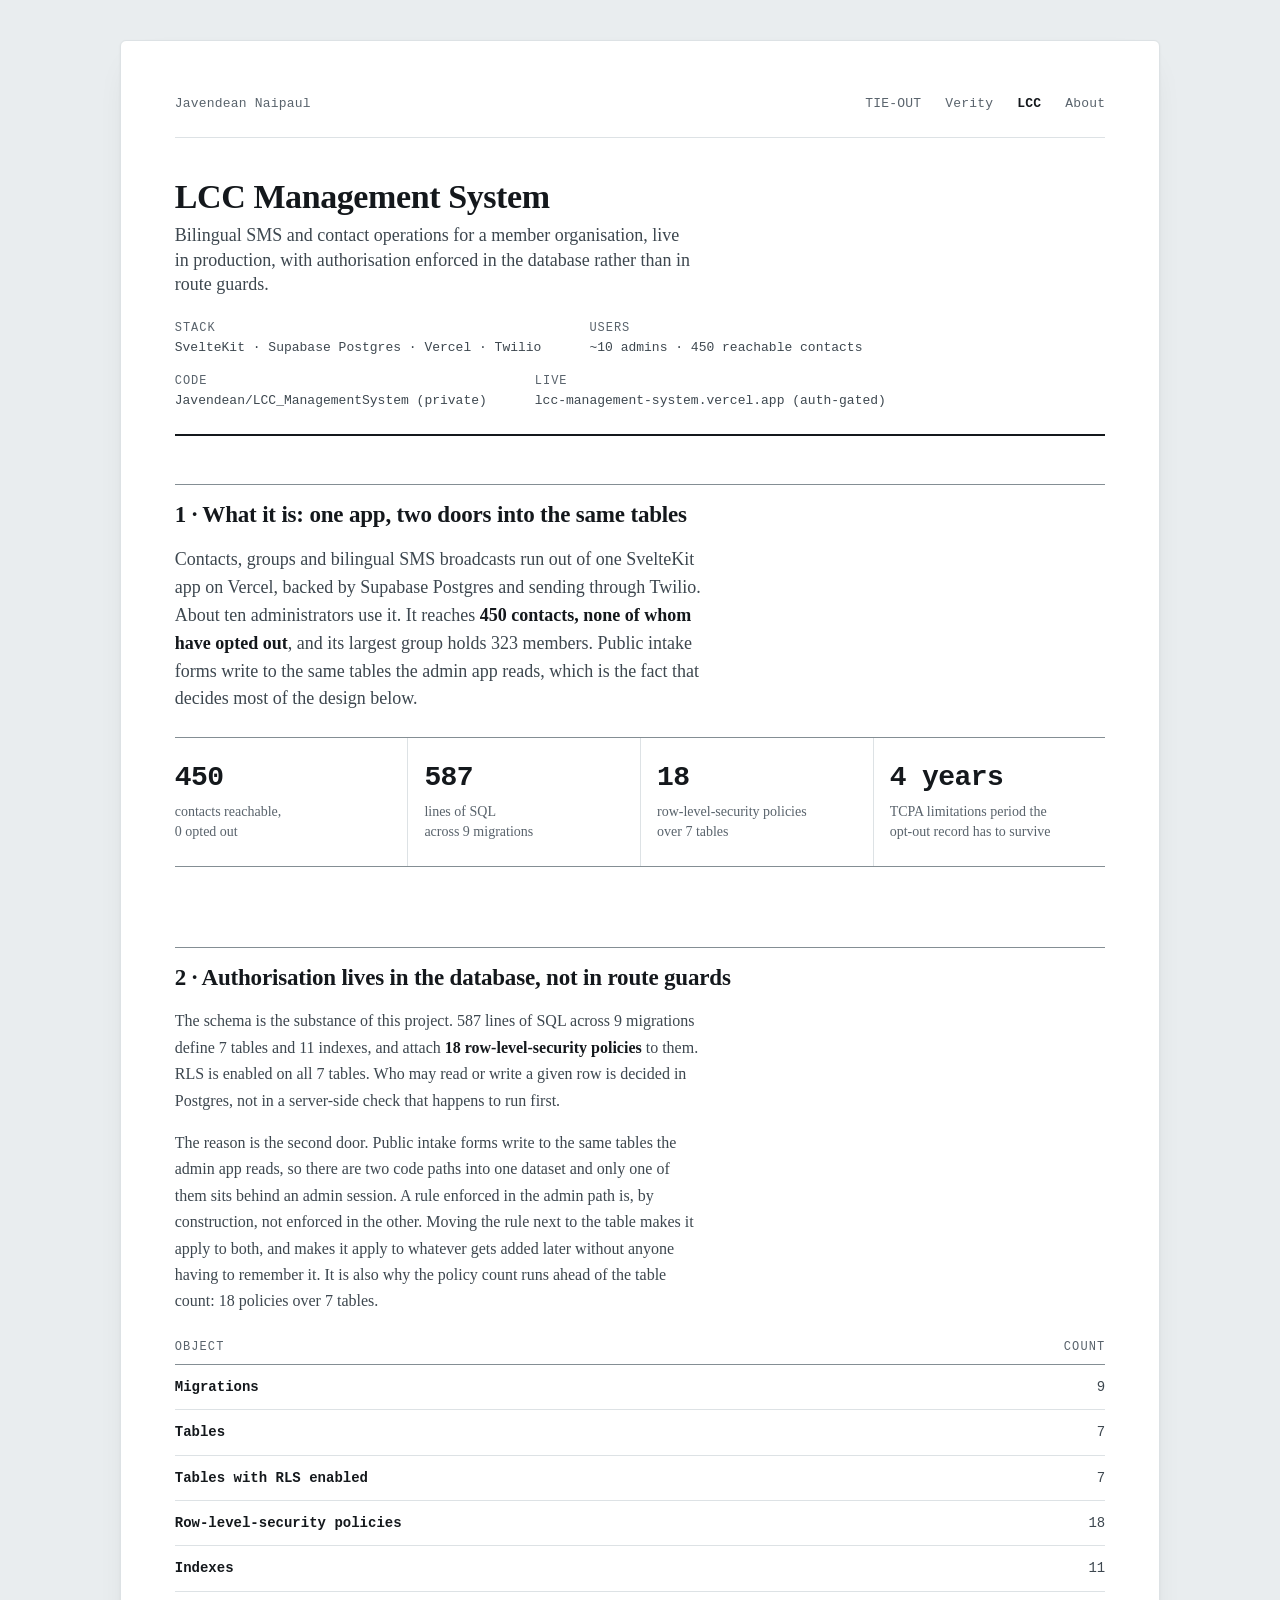
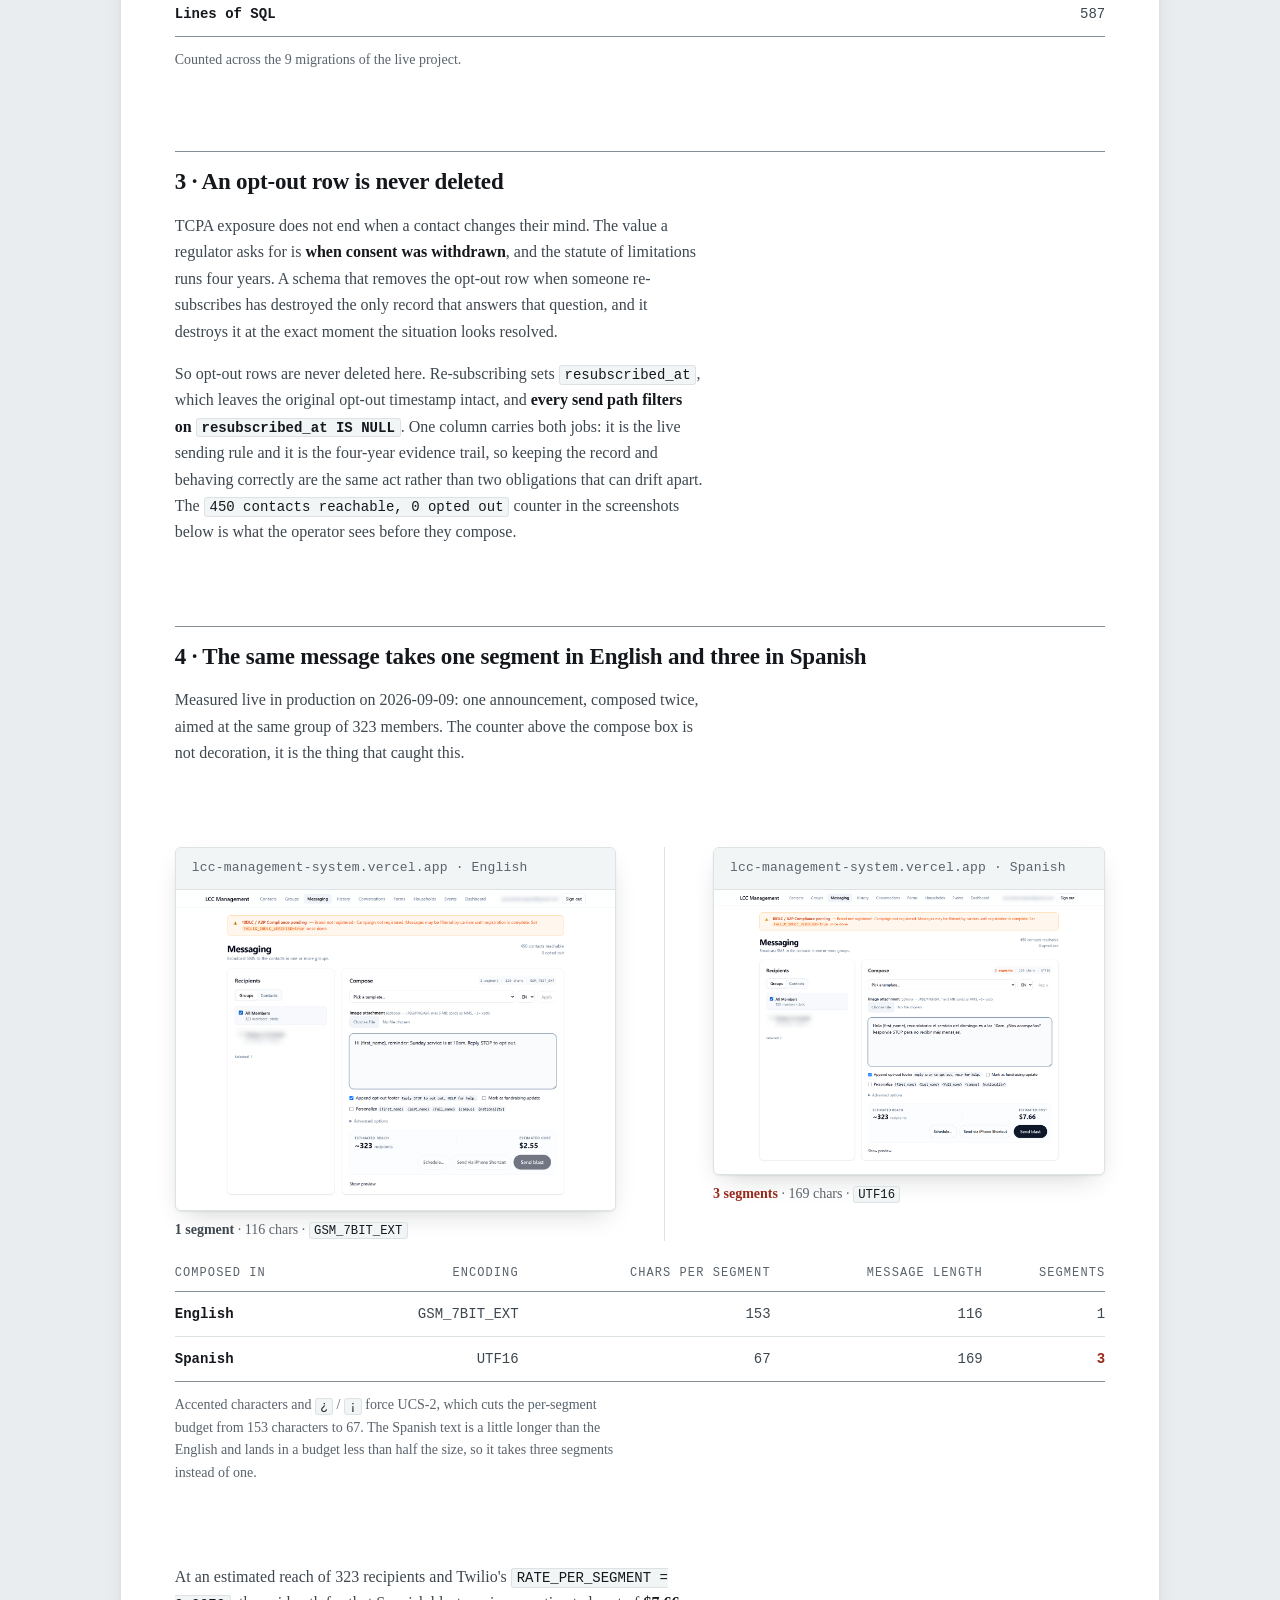
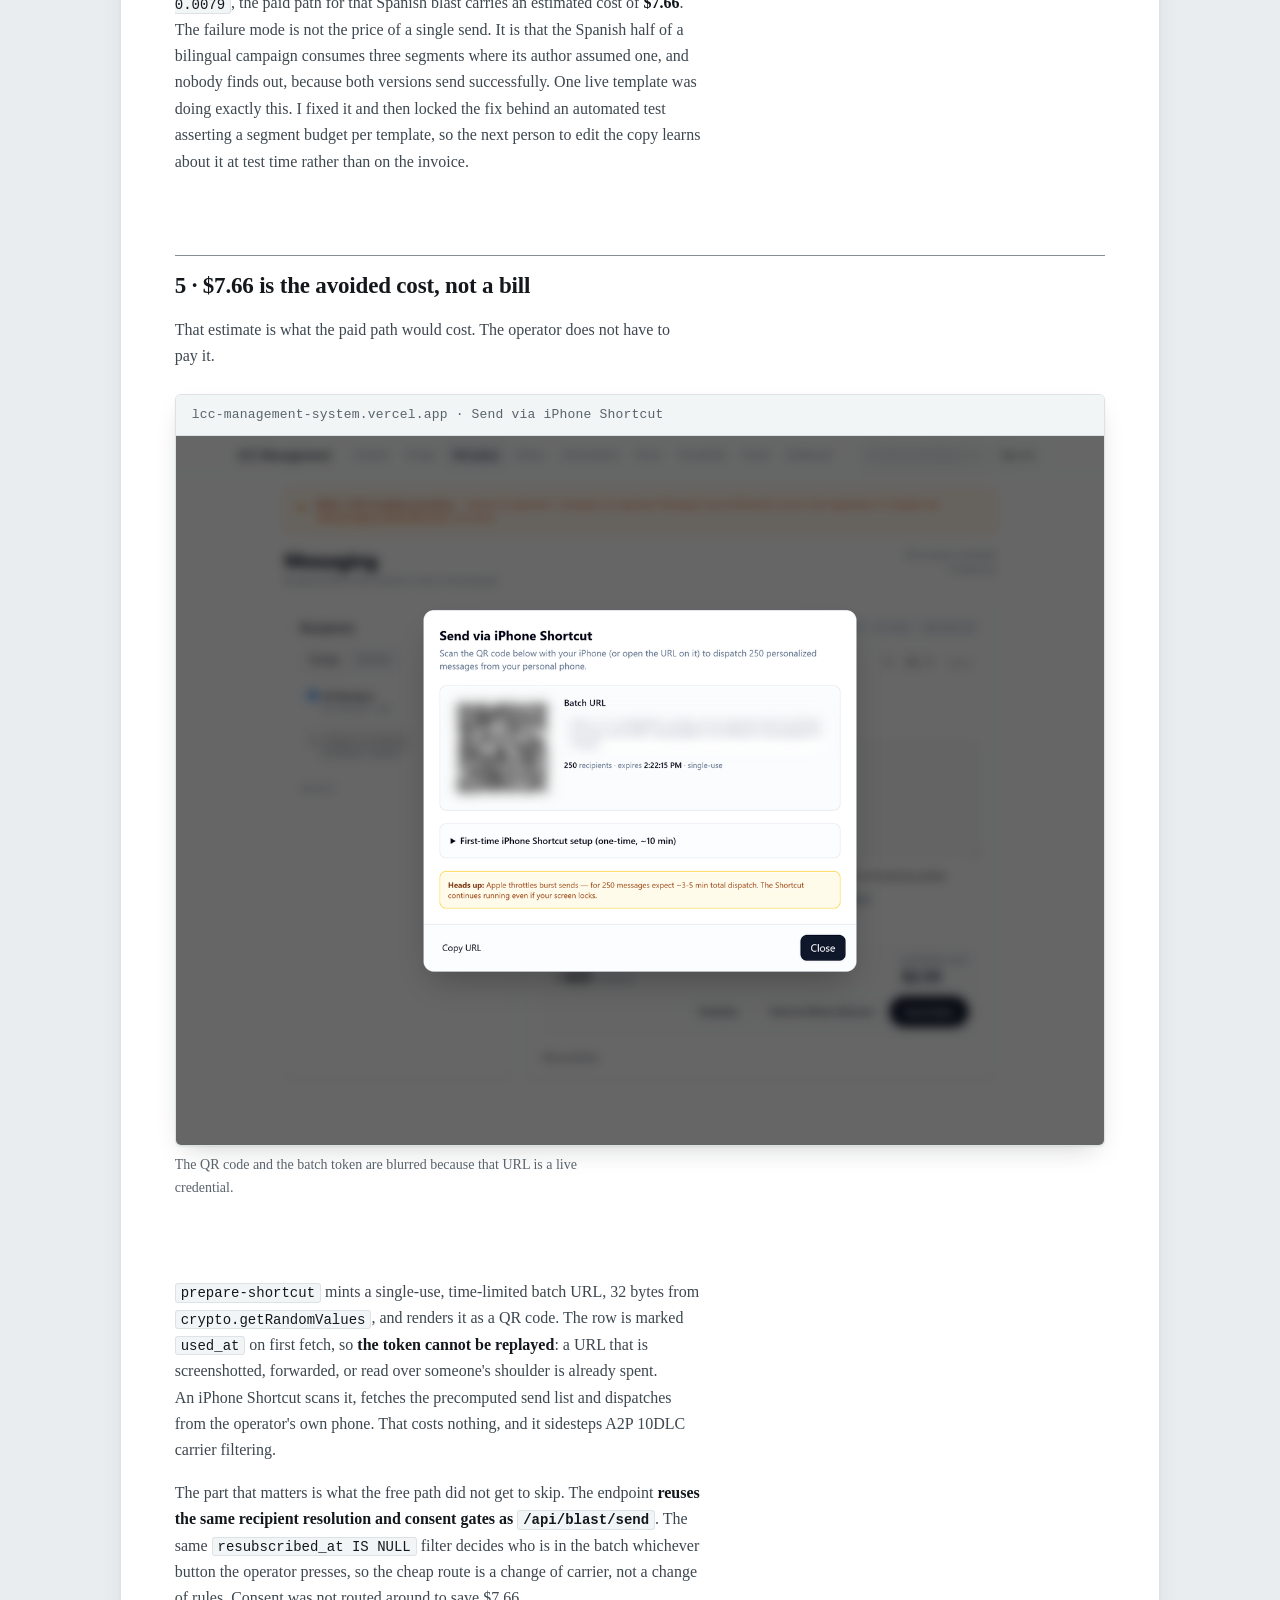
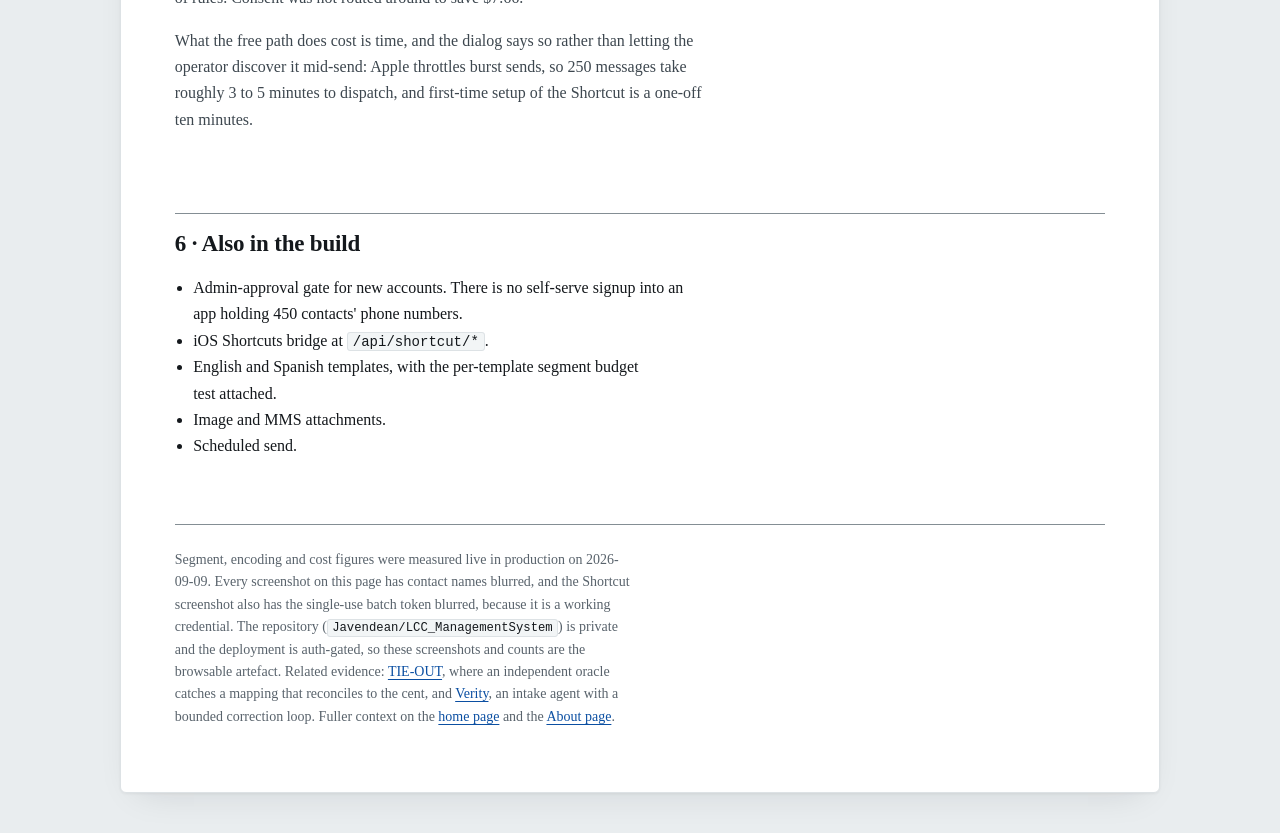
<file: work/lcc/index.html>
<!DOCTYPE html>
<html lang="en">
<head>
<meta charset="utf-8">
<meta name="robots" content="index, follow">
<meta name="viewport" content="width=device-width,initial-scale=1">
<meta name="color-scheme" content="light">
<title>LCC Management System &middot; Bilingual member messaging in production &middot; Javendean Naipaul</title>
<meta name="description" content="A production SvelteKit and Supabase messaging platform: 18 row-level-security policies over 7 tables, an opt-out record that is never deleted, and a bilingual send that costs three SMS segments in Spanish where its author assumed one.">
<link rel="stylesheet" href="../../style.css">
<link rel="icon" href="../../favicon.svg" type="image/svg+xml">
<meta property="og:type" content="website">
<meta property="og:site_name" content="Javendean Naipaul">
<meta property="og:title" content="LCC Management System">
<meta property="og:description" content="Bilingual SMS operations for a non-profit. 18 row-level-security policies, and compliance enforced identically on the free dispatch path.">
<meta name="twitter:card" content="summary">
</head>
<body>
<main class="sheet">

  <nav class="sitenav" aria-label="Main">
    <a href="../../">Javendean Naipaul</a>
    <span>
      <a href="../tie-out/">TIE-OUT</a>
      <a href="../verity/">Verity</a>
      <a href="./" aria-current="page">LCC</a>
      <a href="../../about/">About</a>
    </span>
  </nav>

  <header>
    <h1>LCC Management System</h1>
    <p class="role">Bilingual SMS and contact operations for a member organisation, live in
    production, with authorisation enforced in the database rather than in route guards.</p>
    <div class="meta">
      <span><b>Stack</b> SvelteKit &middot; Supabase Postgres &middot; Vercel &middot; Twilio</span>
      <span><b>Users</b> ~10 admins &middot; 450 reachable contacts</span>
      <span><b>Code</b> Javendean/LCC_ManagementSystem (private)</span>
      <span><b>Live</b> lcc-management-system.vercel.app (auth-gated)</span>
    </div>
  </header>

  <section>
  <h2 id="what-h">1 &middot; What it is: one app, two doors into the same tables</h2>
  <p class="lede">Contacts, groups and bilingual SMS broadcasts run out of one SvelteKit app on
  Vercel, backed by Supabase Postgres and sending through Twilio. About ten administrators use it.
  It reaches <b>450 contacts, none of whom have opted out</b>, and its
  largest group holds 323 members. Public intake forms write to the same tables the admin app
  reads, which is the fact that decides most of the design below.</p>

  <dl class="facts">
    <div class="fact"><dt class="n">450</dt><dd class="l">contacts reachable,<br>0 opted out</dd></div>
    <div class="fact"><dt class="n">587</dt><dd class="l">lines of SQL<br>across 9 migrations</dd></div>
    <div class="fact"><dt class="n">18</dt><dd class="l">row-level-security policies<br>over 7 tables</dd></div>
    <div class="fact"><dt class="n">4 years</dt><dd class="l">TCPA limitations period the<br>opt-out record has to survive</dd></div>
  </dl>
  </section>

  <section>
  <h2 id="schema-h">2 &middot; Authorisation lives in the database, not in route guards</h2>
  <p>The schema is the substance of this project. 587 lines of SQL across 9 migrations define 7
  tables and 11 indexes, and attach <b>18 row-level-security policies</b> to them. RLS is enabled on
  all 7 tables. Who may read or write a given row is decided in Postgres, not in a server-side
  check that happens to run first.</p>
  <p>The reason is the second door. Public intake forms write to the same tables the admin app
  reads, so there are two code paths into one dataset and only one of them sits behind an admin
  session. A rule enforced in the admin path is, by construction, not enforced in the other. Moving
  the rule next to the table makes it apply to both, and makes it apply to whatever gets added
  later without anyone having to remember it. It is also why the policy count runs ahead of the
  table count: 18 policies over 7 tables.</p>

  <figure class="ev">
  <table class="bench" aria-labelledby="schema-h">
    <thead><tr><th scope="col">Object</th><th scope="col">Count</th></tr></thead>
    <tbody>
      <tr><th scope="row">Migrations</th><td>9</td></tr>
      <tr><th scope="row">Tables</th><td>7</td></tr>
      <tr><th scope="row">Tables with RLS enabled</th><td>7</td></tr>
      <tr><th scope="row">Row-level-security policies</th><td>18</td></tr>
      <tr><th scope="row">Indexes</th><td>11</td></tr>
      <tr><th scope="row">Lines of SQL</th><td>587</td></tr>
    </tbody>
  </table>
  <figcaption class="cap">Counted across the 9 migrations of the live project.</figcaption>
  </figure>
  </section>

  <section>
  <h2 id="tcpa-h">3 &middot; An opt-out row is never deleted</h2>
  <p>TCPA exposure does not end when a contact changes their mind. The value a regulator asks for
  is <b>when consent was withdrawn</b>, and the statute of limitations runs four years. A schema
  that removes the opt-out row when someone re-subscribes has destroyed the only record that
  answers that question, and it destroys it at the exact moment the situation looks resolved.</p>
  <p>So opt-out rows are never deleted here. Re-subscribing sets <code>resubscribed_at</code>,
  which leaves the original opt-out timestamp intact, and <b>every send path filters on
  <code>resubscribed_at IS NULL</code></b>. One column carries both jobs: it is the live sending
  rule and it is the four-year evidence trail, so keeping the record and behaving correctly are the
  same act rather than two obligations that can drift apart. The <code>450 contacts reachable, 0
  opted out</code> counter in the screenshots below is what the operator sees before they
  compose.</p>
  </section>

  <section>
  <h2 id="segments-h">4 &middot; The same message takes one segment in English and three in Spanish</h2>
  <p>Measured live in production on 2026-09-09: one announcement, composed twice, aimed at the same
  group of 323 members. The counter above the compose box is not decoration, it is the thing that
  caught this.</p>

  <div class="cards">
    <div class="card">
      <figure class="ev">
        <div class="shot">
          <div class="shot-bar"><span class="url">lcc-management-system.vercel.app &middot; English</span></div>
          <img src="../../img/lcc-blast-en.png" alt="Screenshot: the LCC messaging page composing an English SMS. The counter above the compose box reads 1 segment, 116 characters, GSM_7BIT_EXT. The page header reads 450 contacts reachable and 0 opted out, the selected group has 323 members, and an estimated reach of about 323 recipients is shown alongside an estimated Twilio cost. Contact names in the recipient list are blurred.">
        </div>
        <figcaption class="cap"><b>1 segment</b> &middot; 116 chars &middot; <code>GSM_7BIT_EXT</code></figcaption>
      </figure>
    </div>
    <div class="card">
      <figure class="ev">
        <div class="shot">
          <div class="shot-bar"><span class="url">lcc-management-system.vercel.app &middot; Spanish</span></div>
          <img src="../../img/lcc-blast-es.png" alt="Screenshot: the same LCC messaging page composing the equivalent Spanish SMS to the same 323 member group. The counter now reads 3 segments, 169 characters, UTF16, because accented characters and inverted punctuation force UCS-2 encoding. Estimated reach is about 323 recipients at an estimated Twilio cost of 7 dollars 66 cents. Contact names in the recipient list are blurred.">
        </div>
        <figcaption class="cap"><span class="zero">3 segments</span> &middot; 169 chars &middot; <code>UTF16</code></figcaption>
      </figure>
    </div>
  </div>

  <figure class="ev">
  <div class="scroller" tabindex="0" role="region" aria-label="Segment budget by encoding">
  <table class="bench" aria-labelledby="segments-h">
    <thead><tr>
      <th scope="col">Composed in</th><th scope="col">Encoding</th>
      <th scope="col">Chars per segment</th><th scope="col">Message length</th>
      <th scope="col">Segments</th>
    </tr></thead>
    <tbody>
      <tr><th scope="row">English</th><td>GSM_7BIT_EXT</td><td>153</td><td>116</td><td>1</td></tr>
      <tr><th scope="row">Spanish</th><td>UTF16</td><td>67</td><td>169</td>
          <td><span class="zero">3</span></td></tr>
    </tbody>
  </table>
  </div>
  <figcaption class="cap">Accented characters and <code>&iquest;</code> / <code>&iexcl;</code> force
  UCS-2, which cuts the per-segment budget from 153 characters to 67. The Spanish text is a little
  longer than the English and lands in a budget less than half the size, so it takes three segments
  instead of one.</figcaption>
  </figure>

  <p>At an estimated reach of 323 recipients and Twilio's <code>RATE_PER_SEGMENT = 0.0079</code>,
  the paid path for that Spanish blast carries an estimated cost of <b>$7.66</b>. The failure mode
  is not the price of a single send. It is that the Spanish half of a bilingual campaign consumes
  three segments where its author assumed one, and nobody finds out, because both versions send
  successfully. One live template was doing exactly this. I fixed it and then locked the fix behind
  an automated test asserting a segment budget per template, so the next person to edit the copy
  learns about it at test time rather than on the invoice.</p>
  </section>

  <section>
  <h2 id="shortcut-h">5 &middot; $7.66 is the avoided cost, not a bill</h2>
  <p>That estimate is what the paid path would cost. The operator does not have to pay it.</p>

  <figure class="ev">
    <div class="shot">
      <div class="shot-bar"><span class="url">lcc-management-system.vercel.app &middot; Send via iPhone Shortcut</span></div>
      <img src="../../img/lcc-shortcut-qr.png" alt="Screenshot: the Send via iPhone Shortcut dialog. It offers a QR code and a batch URL, both blurred here, to dispatch 250 personalised messages from the operator's own phone. The batch is labelled 250 recipients, expiring at a fixed time, single-use. A collapsed section reads First-time iPhone Shortcut setup, one-time, about 10 minutes. A warning notes that Apple throttles burst sends, so 250 messages take roughly 3 to 5 minutes to dispatch, and that the Shortcut keeps running when the screen locks.">
    </div>
    <figcaption class="cap">The QR code and the batch token are blurred because that URL is a live
      credential.</figcaption>
  </figure>

  <p><code>prepare-shortcut</code> mints a single-use, time-limited batch URL, 32 bytes from
  <code>crypto.getRandomValues</code>, and renders it as a QR code. The row is marked
  <code>used_at</code> on first fetch, so <b>the token cannot be replayed</b>: a URL that is
  screenshotted, forwarded, or read over someone's shoulder is already spent. An iPhone Shortcut
  scans it, fetches the precomputed send list and dispatches from the operator's own phone. That
  costs nothing, and it sidesteps A2P 10DLC carrier filtering.</p>
  <p>The part that matters is what the free path did not get to skip. The endpoint <b>reuses the
  same recipient resolution and consent gates as <code>/api/blast/send</code></b>. The same
  <code>resubscribed_at IS NULL</code> filter decides who is in the batch whichever button the
  operator presses, so the cheap route is a change of carrier, not a change of rules. Consent was
  not routed around to save $7.66.</p>
  <p>What the free path does cost is time, and the dialog says so rather than letting the operator
  discover it mid-send: Apple throttles burst sends, so 250 messages take roughly 3 to 5 minutes to
  dispatch, and first-time setup of the Shortcut is a one-off ten minutes.</p>
  </section>

  <section>
  <h2 id="also-h">6 &middot; Also in the build</h2>
  <ul>
    <li>Admin-approval gate for new accounts. There is no self-serve signup into an app holding 450
      contacts' phone numbers.</li>
    <li>iOS Shortcuts bridge at <code>/api/shortcut/*</code>.</li>
    <li>English and Spanish templates, with the per-template segment budget test attached.</li>
    <li>Image and MMS attachments.</li>
    <li>Scheduled send.</li>
  </ul>
  </section>

  <footer>
    <p>Segment, encoding and cost figures were measured live in production on 2026-09-09. Every
    screenshot on this page has contact names blurred, and the Shortcut screenshot also has the
    single-use batch token blurred, because it is a working credential. The repository
    (<code>Javendean/LCC_ManagementSystem</code>) is private and the deployment is auth-gated, so
    these screenshots and counts are the browsable artefact. Related evidence:
    <a href="../tie-out/">TIE-OUT</a>, where an independent oracle catches a mapping that reconciles
    to the cent, and <a href="../verity/">Verity</a>, an intake agent with a bounded correction loop.
    Fuller context on the <a href="../../">home page</a> and the
    <a href="../../about/">About page</a>.</p>
  </footer>

</main>
</body>
</html>
</file>
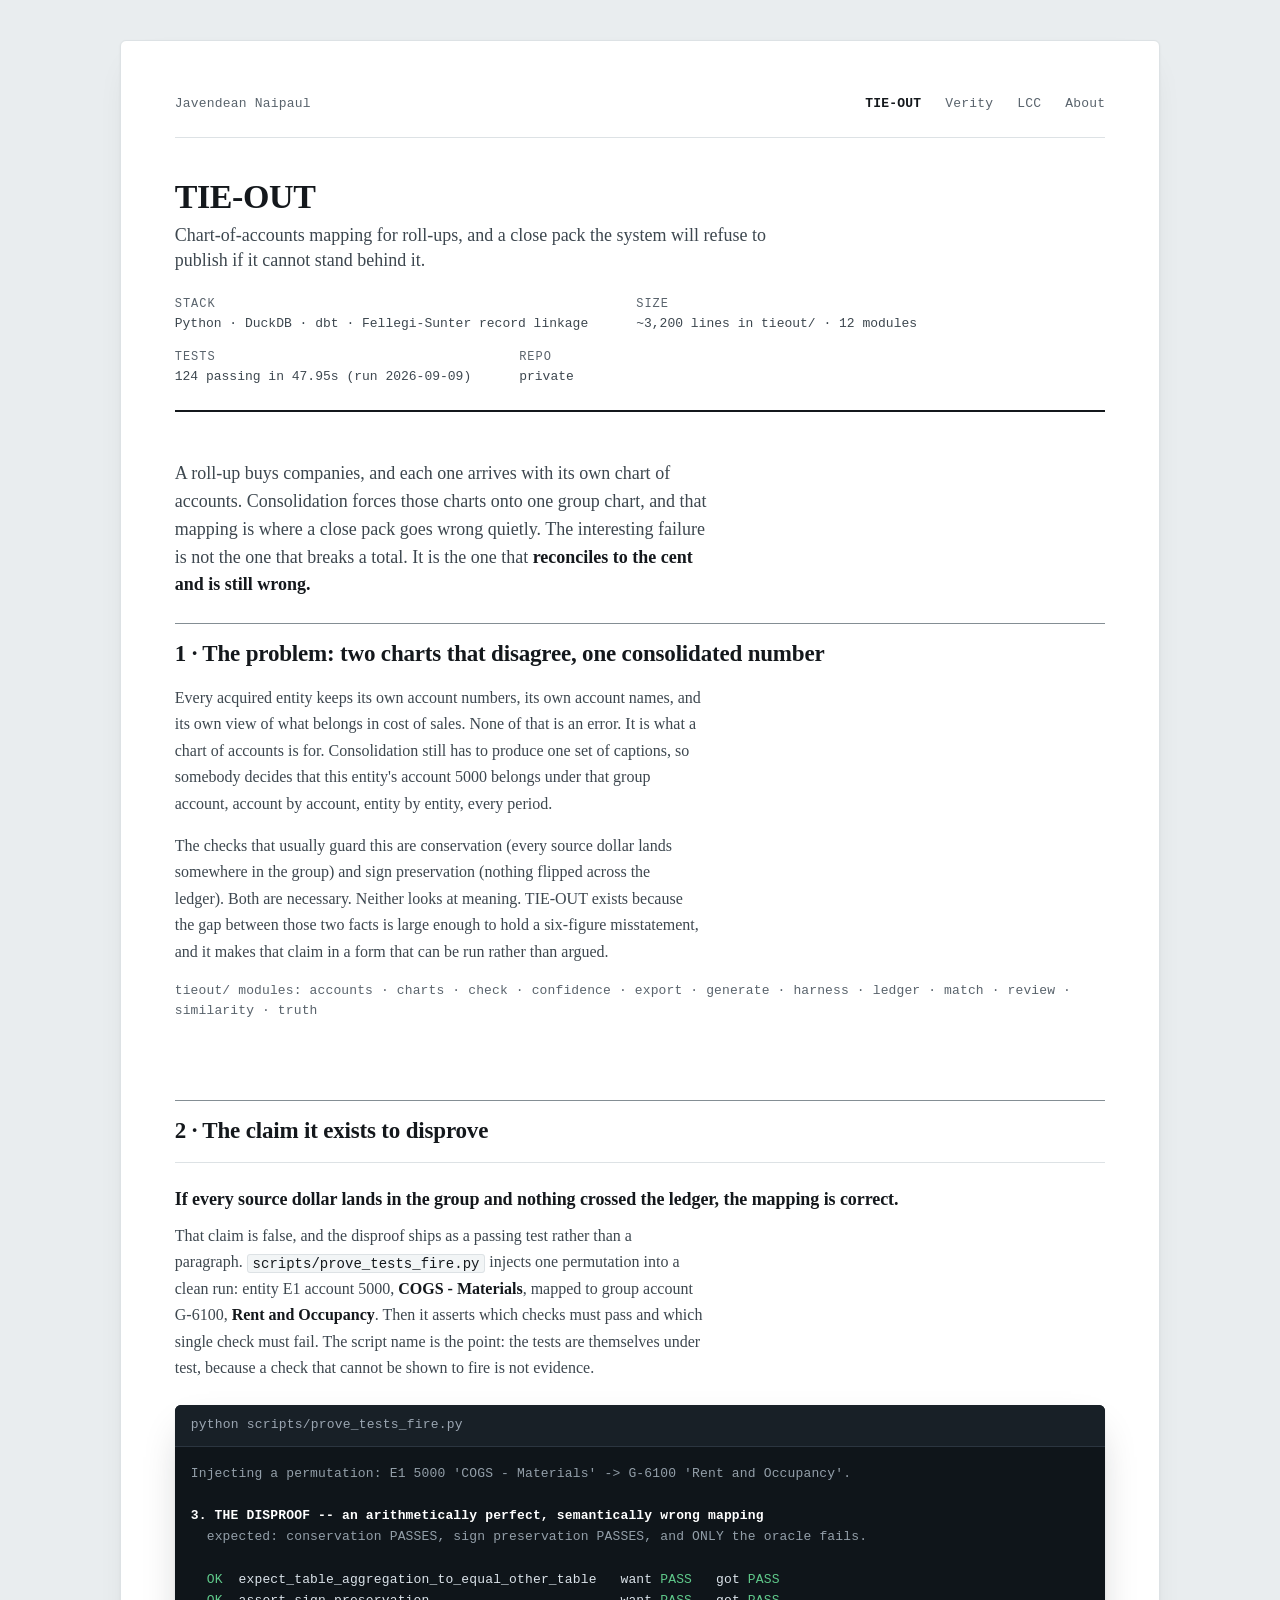
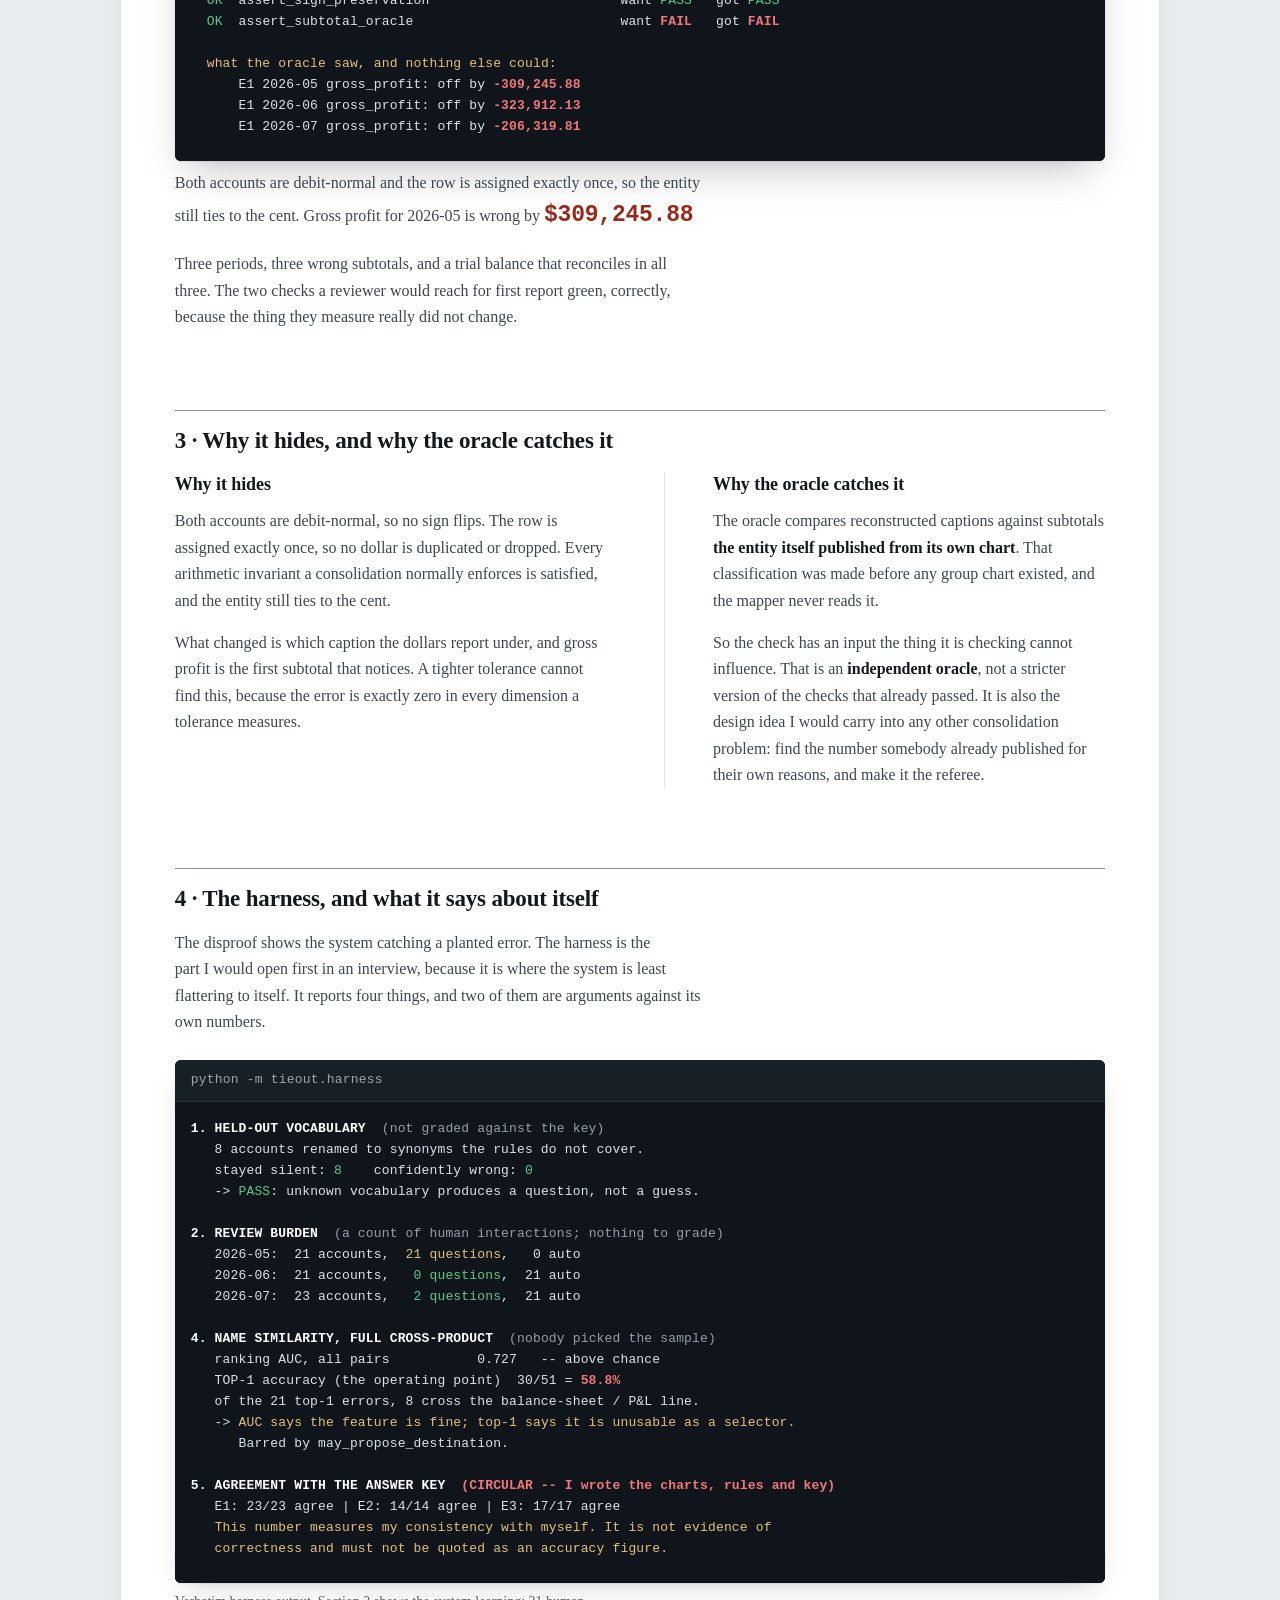
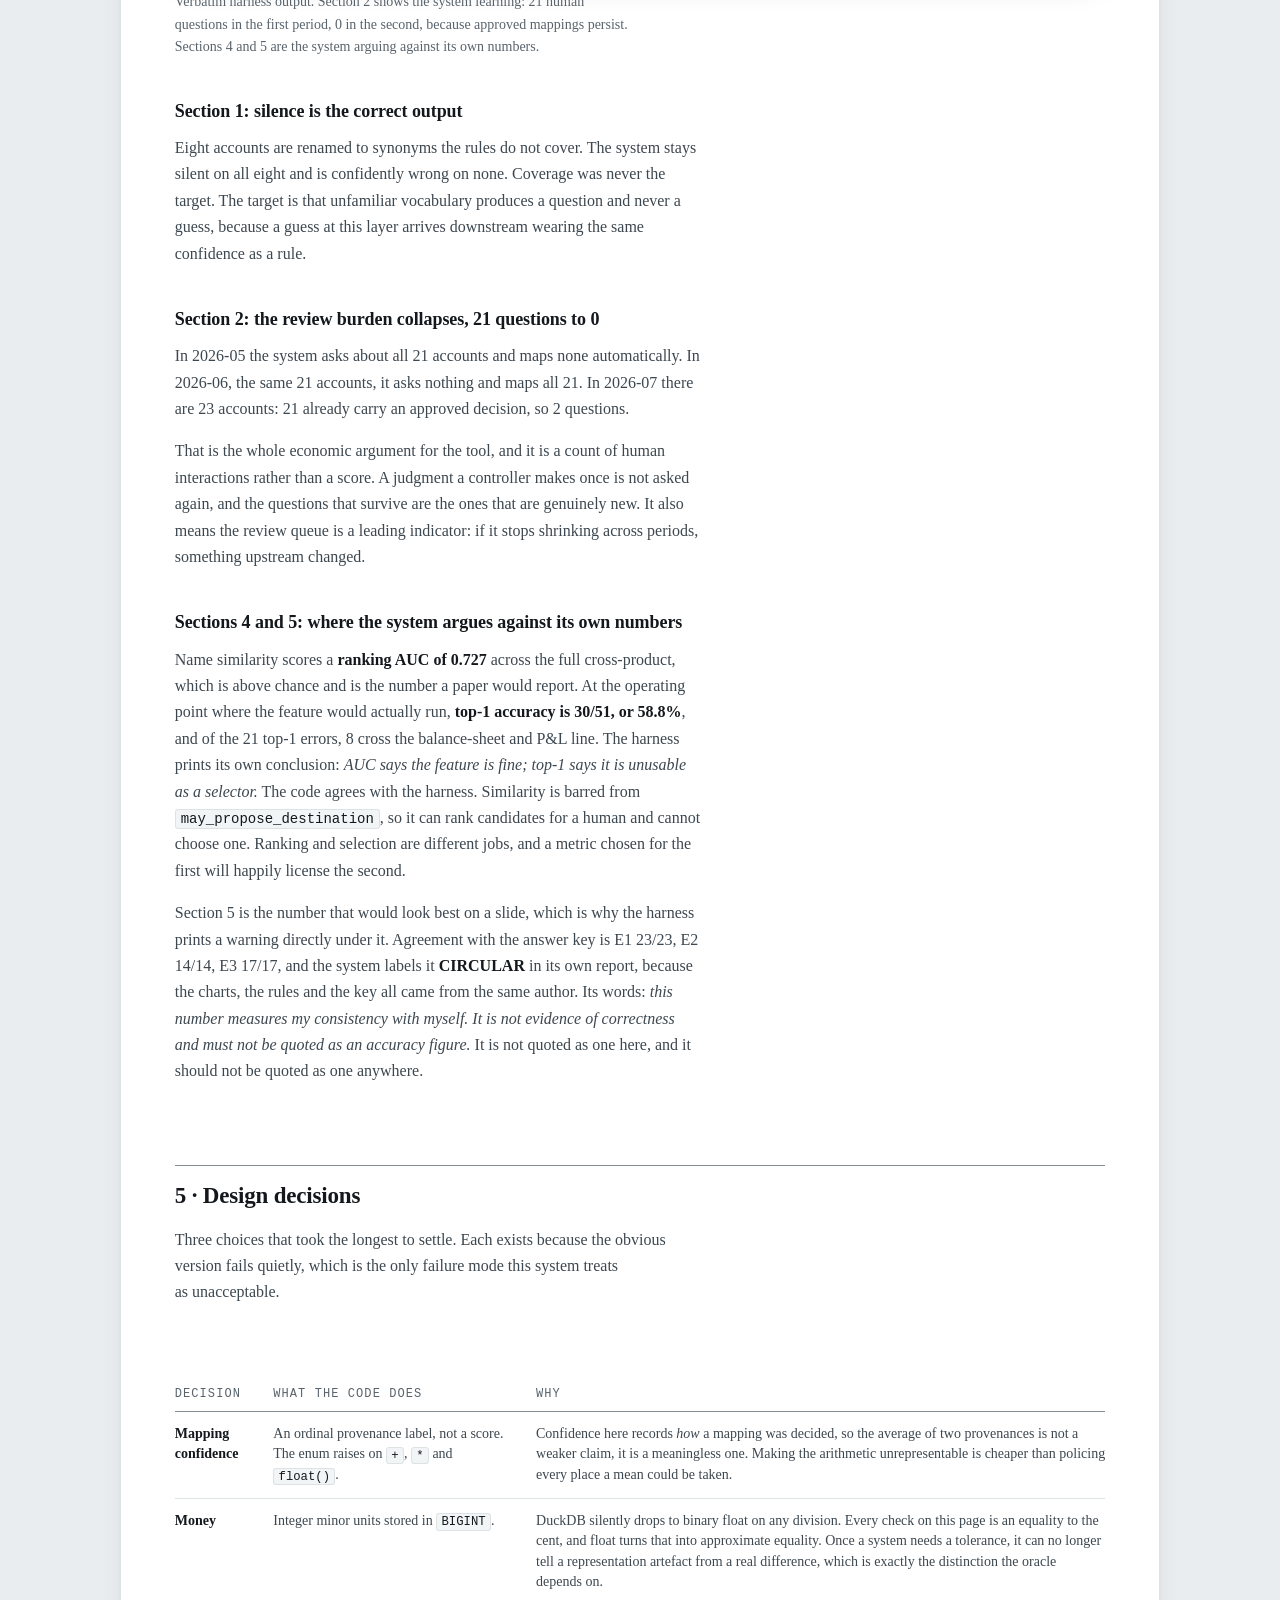
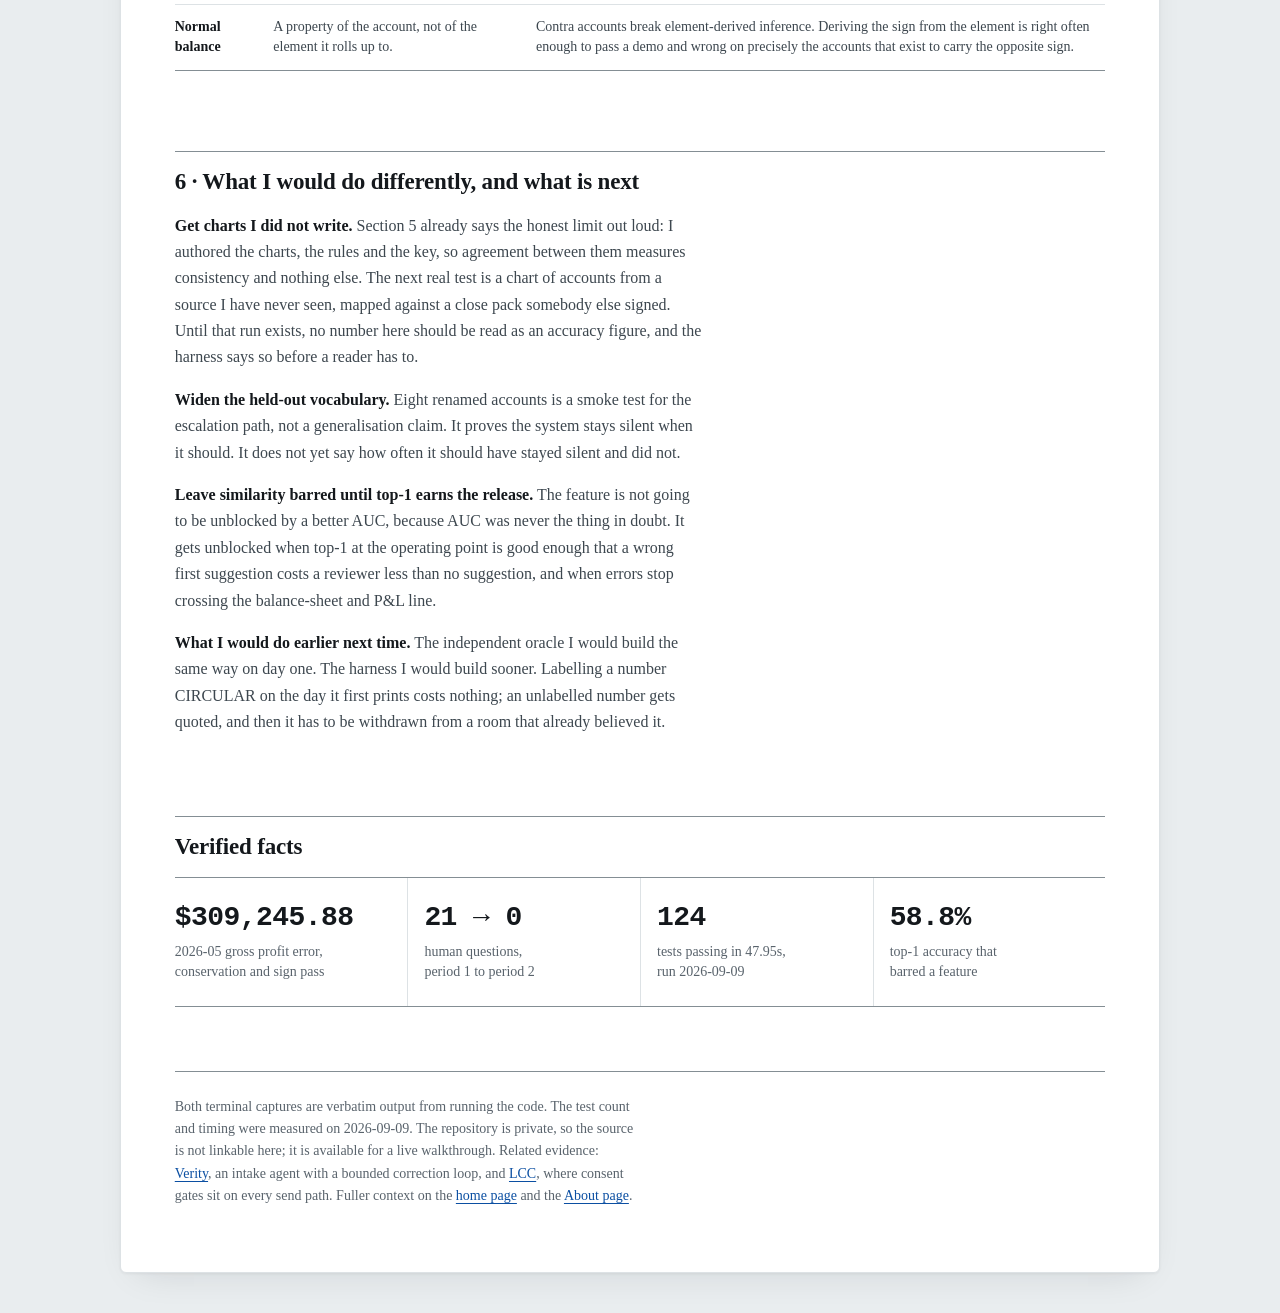
<file: work/tie-out/index.html>
<!DOCTYPE html>
<html lang="en">
<head>
<meta charset="utf-8">
<meta name="robots" content="index, follow">
<meta name="viewport" content="width=device-width,initial-scale=1">
<meta name="color-scheme" content="light">
<title>TIE-OUT · Chart-of-accounts mapping for roll-ups · Javendean Naipaul</title>
<meta name="description" content="Chart-of-accounts mapping for roll-ups, with an independent subtotal oracle that catches a mapping which reconciles to the cent and is still wrong by $309,245.88, and an evaluation harness that argues against its own numbers.">
<link rel="stylesheet" href="../../style.css">
<link rel="icon" href="../../favicon.svg" type="image/svg+xml">
<meta property="og:type" content="website">
<meta property="og:site_name" content="Javendean Naipaul">
<meta property="og:title" content="TIE-OUT — chart-of-accounts mapping for roll-ups">
<meta property="og:description" content="A mapping that reconciles to the cent and is still wrong by $309,245.88, and the independent oracle that catches it.">
<meta name="twitter:card" content="summary">
</head>
<body>
<main class="sheet">

  <nav class="sitenav" aria-label="Main">
    <a href="../../">Javendean Naipaul</a>
    <span>
      <a href="./" aria-current="page">TIE-OUT</a>
      <a href="../verity/">Verity</a>
      <a href="../lcc/">LCC</a>
      <a href="../../about/">About</a>
    </span>
  </nav>

  <header>
    <h1>TIE-OUT</h1>
    <p class="role">Chart-of-accounts mapping for roll-ups, and a close pack the system will refuse
    to publish if it cannot stand behind it.</p>
    <div class="meta">
      <span><b>Stack</b> Python · DuckDB · dbt · Fellegi-Sunter record linkage</span>
      <span><b>Size</b> ~3,200 lines in tieout/ · 12 modules</span>
      <span><b>Tests</b> 124 passing in 47.95s (run 2026-09-09)</span>
      <span><b>Repo</b> private</span>
    </div>
  </header>

  <p class="lede">A roll-up buys companies, and each one arrives with its own chart of accounts.
  Consolidation forces those charts onto one group chart, and that mapping is where a close pack
  goes wrong quietly. The interesting failure is not the one that breaks a total. It is the one
  that <b>reconciles to the cent and is still wrong.</b></p>

  <section>
  <h2 id="problem-h">1 · The problem: two charts that disagree, one consolidated number</h2>
  <p>Every acquired entity keeps its own account numbers, its own account names, and its own view of
  what belongs in cost of sales. None of that is an error. It is what a chart of accounts is for.
  Consolidation still has to produce one set of captions, so somebody decides that this entity's
  account 5000 belongs under that group account, account by account, entity by entity, every
  period.</p>
  <p>The checks that usually guard this are conservation (every source dollar lands somewhere in the
  group) and sign preservation (nothing flipped across the ledger). Both are necessary. Neither
  looks at meaning. TIE-OUT exists because the gap between those two facts is large enough to hold a
  six-figure misstatement, and it makes that claim in a form that can be run rather than argued.</p>
  <p class="stack">tieout/ modules: accounts · charts · check · confidence · export · generate ·
  harness · ledger · match · review · similarity · truth</p>
  </section>

  <section>
  <h2 id="claim-h">2 · The claim it exists to disprove</h2>
  <div class="hero">
    <h3>If every source dollar lands in the group and nothing crossed the ledger, the mapping is correct.</h3>
    <p>That claim is false, and the disproof ships as a passing test rather than a paragraph.
    <code>scripts/prove_tests_fire.py</code> injects one permutation into a clean run: entity E1
    account 5000, <b>COGS - Materials</b>, mapped to group account G-6100, <b>Rent and
    Occupancy</b>. Then it asserts which checks must pass and which single check must fail. The
    script name is the point: the tests are themselves under test, because a check that cannot be
    shown to fire is not evidence.</p>

    <figure class="ev">
      <div class="term">
        <div class="term-bar"><span class="term-title">python scripts/prove_tests_fire.py</span></div>
<pre tabindex="0" role="region" aria-label="Terminal output: python scripts/prove_tests_fire.py, scrollable"><span class="dim">Injecting a permutation: E1 5000 'COGS - Materials' -&gt; G-6100 'Rent and Occupancy'.</span>

<span class="w">3. THE DISPROOF -- an arithmetically perfect, semantically wrong mapping</span>
  <span class="dim">expected: conservation PASSES, sign preservation PASSES, and ONLY the oracle fails.</span>

  <span class="g">OK</span>  expect_table_aggregation_to_equal_other_table   want <span class="g">PASS</span>   got <span class="g">PASS</span>
  <span class="g">OK</span>  assert_sign_preservation                        want <span class="g">PASS</span>   got <span class="g">PASS</span>
  <span class="g">OK</span>  assert_subtotal_oracle                          want <span class="r">FAIL</span>   got <span class="r">FAIL</span>

  <span class="y">what the oracle saw, and nothing else could:</span>
      E1 2026-05 gross_profit: off by <span class="r">-309,245.88</span>
      E1 2026-06 gross_profit: off by <span class="r">-323,912.13</span>
      E1 2026-07 gross_profit: off by <span class="r">-206,319.81</span></pre>
      </div>
      <figcaption class="cap cap--claim">Both accounts are debit-normal and the row is assigned
        exactly once, so the entity still ties to the cent. Gross profit for 2026-05 is wrong
        by <span class="bignum">$309,245.88</span></figcaption>
    </figure>

    <p>Three periods, three wrong subtotals, and a trial balance that reconciles in all three. The
    two checks a reviewer would reach for first report green, correctly, because the thing they
    measure really did not change.</p>
  </div>
  </section>

  <section>
  <h2 id="oracle-h">3 · Why it hides, and why the oracle catches it</h2>
  <div class="cards">
    <div class="card">
      <h3>Why it hides</h3>
      <p>Both accounts are debit-normal, so no sign flips. The row is assigned exactly once, so no
      dollar is duplicated or dropped. Every arithmetic invariant a consolidation normally enforces
      is satisfied, and the entity still ties to the cent.</p>
      <p>What changed is which caption the dollars report under, and gross profit is the first
      subtotal that notices. A tighter tolerance cannot find this, because the error is exactly zero
      in every dimension a tolerance measures.</p>
    </div>
    <div class="card">
      <h3>Why the oracle catches it</h3>
      <p>The oracle compares reconstructed captions against subtotals <b>the entity itself published
      from its own chart</b>. That classification was made before any group chart existed, and the
      mapper never reads it.</p>
      <p>So the check has an input the thing it is checking cannot influence. That is an
      <b>independent oracle</b>, not a stricter version of the checks that already passed. It is
      also the design idea I would carry into any other consolidation problem: find the number
      somebody already published for their own reasons, and make it the referee.</p>
    </div>
  </div>
  </section>

  <section>
  <h2 id="harness-h">4 · The harness, and what it says about itself</h2>
  <p>The disproof shows the system catching a planted error. The harness is the part I would open
  first in an interview, because it is where the system is least flattering to itself. It reports
  four things, and two of them are arguments against its own numbers.</p>

  <figure class="ev">
    <div class="term">
      <div class="term-bar"><span class="term-title">python -m tieout.harness</span></div>
<pre tabindex="0" role="region" aria-label="Terminal output: python -m tieout.harness, scrollable"><span class="w">1. HELD-OUT VOCABULARY</span>  <span class="dim">(not graded against the key)</span>
   8 accounts renamed to synonyms the rules do not cover.
   stayed silent: <span class="g">8</span>    confidently wrong: <span class="g">0</span>
   -&gt; <span class="g">PASS</span>: unknown vocabulary produces a question, not a guess.

<span class="w">2. REVIEW BURDEN</span>  <span class="dim">(a count of human interactions; nothing to grade)</span>
   2026-05:  21 accounts,  <span class="y">21 questions</span>,   0 auto
   2026-06:  21 accounts,   <span class="g">0 questions</span>,  21 auto
   2026-07:  23 accounts,   <span class="g">2 questions</span>,  21 auto

<span class="w">4. NAME SIMILARITY, FULL CROSS-PRODUCT</span>  <span class="dim">(nobody picked the sample)</span>
   ranking AUC, all pairs           0.727   -- above chance
   TOP-1 accuracy (the operating point)  30/51 = <span class="r">58.8%</span>
   of the 21 top-1 errors, 8 cross the balance-sheet / P&amp;L line.
   -&gt; <span class="y">AUC says the feature is fine; top-1 says it is unusable as a selector.</span>
      Barred by may_propose_destination.

<span class="w">5. AGREEMENT WITH THE ANSWER KEY</span>  <span class="r">(CIRCULAR -- I wrote the charts, rules and key)</span>
   E1: 23/23 agree | E2: 14/14 agree | E3: 17/17 agree
   <span class="y">This number measures my consistency with myself. It is not evidence of
   correctness and must not be quoted as an accuracy figure.</span></pre>
    </div>
    <figcaption class="cap">Verbatim harness output. Section 2 shows the system learning: 21 human
      questions in the first period, 0 in the second, because approved mappings persist. Sections 4
      and 5 are the system arguing against its own numbers.</figcaption>
  </figure>

  <h3 class="sub">Section 1: silence is the correct output</h3>
  <p>Eight accounts are renamed to synonyms the rules do not cover. The system stays silent on all
  eight and is confidently wrong on none. Coverage was never the target. The target is that
  unfamiliar vocabulary produces a question and never a guess, because a guess at this layer
  arrives downstream wearing the same confidence as a rule.</p>

  <h3 class="sub">Section 2: the review burden collapses, 21 questions to 0</h3>
  <p>In 2026-05 the system asks about all 21 accounts and maps none automatically. In 2026-06, the
  same 21 accounts, it asks nothing and maps all 21. In 2026-07 there are 23 accounts: 21 already
  carry an approved decision, so 2 questions.</p>
  <p>That is the whole economic argument for the tool, and it is a count of human interactions
  rather than a score. A judgment a controller makes once is not asked again, and the questions that
  survive are the ones that are genuinely new. It also means the review queue is a leading indicator:
  if it stops shrinking across periods, something upstream changed.</p>

  <h3 class="sub">Sections 4 and 5: where the system argues against its own numbers</h3>
  <p>Name similarity scores a <b>ranking AUC of 0.727</b> across the full cross-product, which is
  above chance and is the number a paper would report. At the operating point where the feature
  would actually run, <b>top-1 accuracy is 30/51, or 58.8%</b>, and of the 21 top-1 errors, 8 cross
  the balance-sheet and P&amp;L line. The harness prints its own conclusion: <em>AUC says the feature
  is fine; top-1 says it is unusable as a selector.</em> The code agrees with the harness. Similarity
  is barred from <code>may_propose_destination</code>, so it can rank candidates for a human and
  cannot choose one. Ranking and selection are different jobs, and a metric chosen for the first
  will happily license the second.</p>
  <p>Section 5 is the number that would look best on a slide, which is why the harness prints a
  warning directly under it. Agreement with the answer key is E1 23/23, E2 14/14, E3 17/17, and
  the system labels it <b>CIRCULAR</b> in its own report, because the charts, the rules and the
  key all came from the same author. Its words: <em>this number measures my consistency with
  myself. It is not evidence of correctness and must not be quoted as an accuracy figure.</em>
  It is not quoted as one here, and it should not be quoted as one anywhere.</p>
  </section>

  <section>
  <h2 id="design-h">5 · Design decisions</h2>
  <p>Three choices that took the longest to settle. Each exists because the obvious version fails
  quietly, which is the only failure mode this system treats as unacceptable.</p>
  <div class="scroller" tabindex="0" role="region" aria-label="Design decisions table, scrollable">
  <table aria-labelledby="design-h">
    <thead><tr><th scope="col">Decision</th><th scope="col">What the code does</th>
      <th scope="col">Why</th></tr></thead>
    <tbody>
    <tr><th scope="row">Mapping confidence</th>
      <td>An ordinal provenance label, not a score. The enum raises on <code>+</code>,
        <code>*</code> and <code>float()</code>.</td>
      <td>Confidence here records <em>how</em> a mapping was decided, so the average of two
        provenances is not a weaker claim, it is a meaningless one. Making the arithmetic
        unrepresentable is cheaper than policing every place a mean could be taken.</td></tr>
    <tr><th scope="row">Money</th>
      <td>Integer minor units stored in <code>BIGINT</code>.</td>
      <td>DuckDB silently drops to binary float on any division. Every check on this page is an
        equality to the cent, and float turns that into approximate equality. Once a system needs a
        tolerance, it can no longer tell a representation artefact from a real difference, which is
        exactly the distinction the oracle depends on.</td></tr>
    <tr><th scope="row">Normal balance</th>
      <td>A property of the account, not of the element it rolls up to.</td>
      <td>Contra accounts break element-derived inference. Deriving the sign from the element is
        right often enough to pass a demo and wrong on precisely the accounts that exist to carry
        the opposite sign.</td></tr>
    </tbody>
  </table>
  </div>
  </section>

  <section>
  <h2 id="next-h">6 · What I would do differently, and what is next</h2>
  <p><b>Get charts I did not write.</b> Section 5 already says the honest limit out loud: I authored
  the charts, the rules and the key, so agreement between them measures consistency and nothing
  else. The next real test is a chart of accounts from a source I have never seen, mapped against a
  close pack somebody else signed. Until that run exists, no number here should be read as an
  accuracy figure, and the harness says so before a reader has to.</p>
  <p><b>Widen the held-out vocabulary.</b> Eight renamed accounts is a smoke test for the escalation
  path, not a generalisation claim. It proves the system stays silent when it should. It does not
  yet say how often it should have stayed silent and did not.</p>
  <p><b>Leave similarity barred until top-1 earns the release.</b> The feature is not going to be
  unblocked by a better AUC, because AUC was never the thing in doubt. It gets unblocked when top-1
  at the operating point is good enough that a wrong first suggestion costs a reviewer less than no
  suggestion, and when errors stop crossing the balance-sheet and P&amp;L line.</p>
  <p><b>What I would do earlier next time.</b> The independent oracle I would build the same way on
  day one. The harness I would build sooner. Labelling a number CIRCULAR on the day it first prints
  costs nothing; an unlabelled number gets quoted, and then it has to be withdrawn from a room that
  already believed it.</p>
  </section>

  <section>
  <h2>Verified facts</h2>
  <dl class="facts">
    <div class="fact"><dt class="n">$309,245.88</dt><dd class="l">2026-05 gross profit error,<br>conservation and sign pass</dd></div>
    <div class="fact"><dt class="n">21 → 0</dt><dd class="l">human questions,<br>period 1 to period 2</dd></div>
    <div class="fact"><dt class="n">124</dt><dd class="l">tests passing in 47.95s,<br>run 2026-09-09</dd></div>
    <div class="fact"><dt class="n">58.8%</dt><dd class="l">top-1 accuracy that<br>barred a feature</dd></div>
  </dl>
  </section>

  <footer>
    <p>Both terminal captures are verbatim output from running the code. The test count and timing
    were measured on 2026-09-09. The repository is private, so the source is not linkable here;
    it is available for a live walkthrough. Related evidence:
    <a href="../verity/">Verity</a>, an intake agent with a bounded correction loop, and
    <a href="../lcc/">LCC</a>, where consent gates sit on every send path. Fuller context on the
    <a href="../../">home page</a> and the <a href="../../about/">About page</a>.</p>
  </footer>

</main>
</body>
</html>
</file>
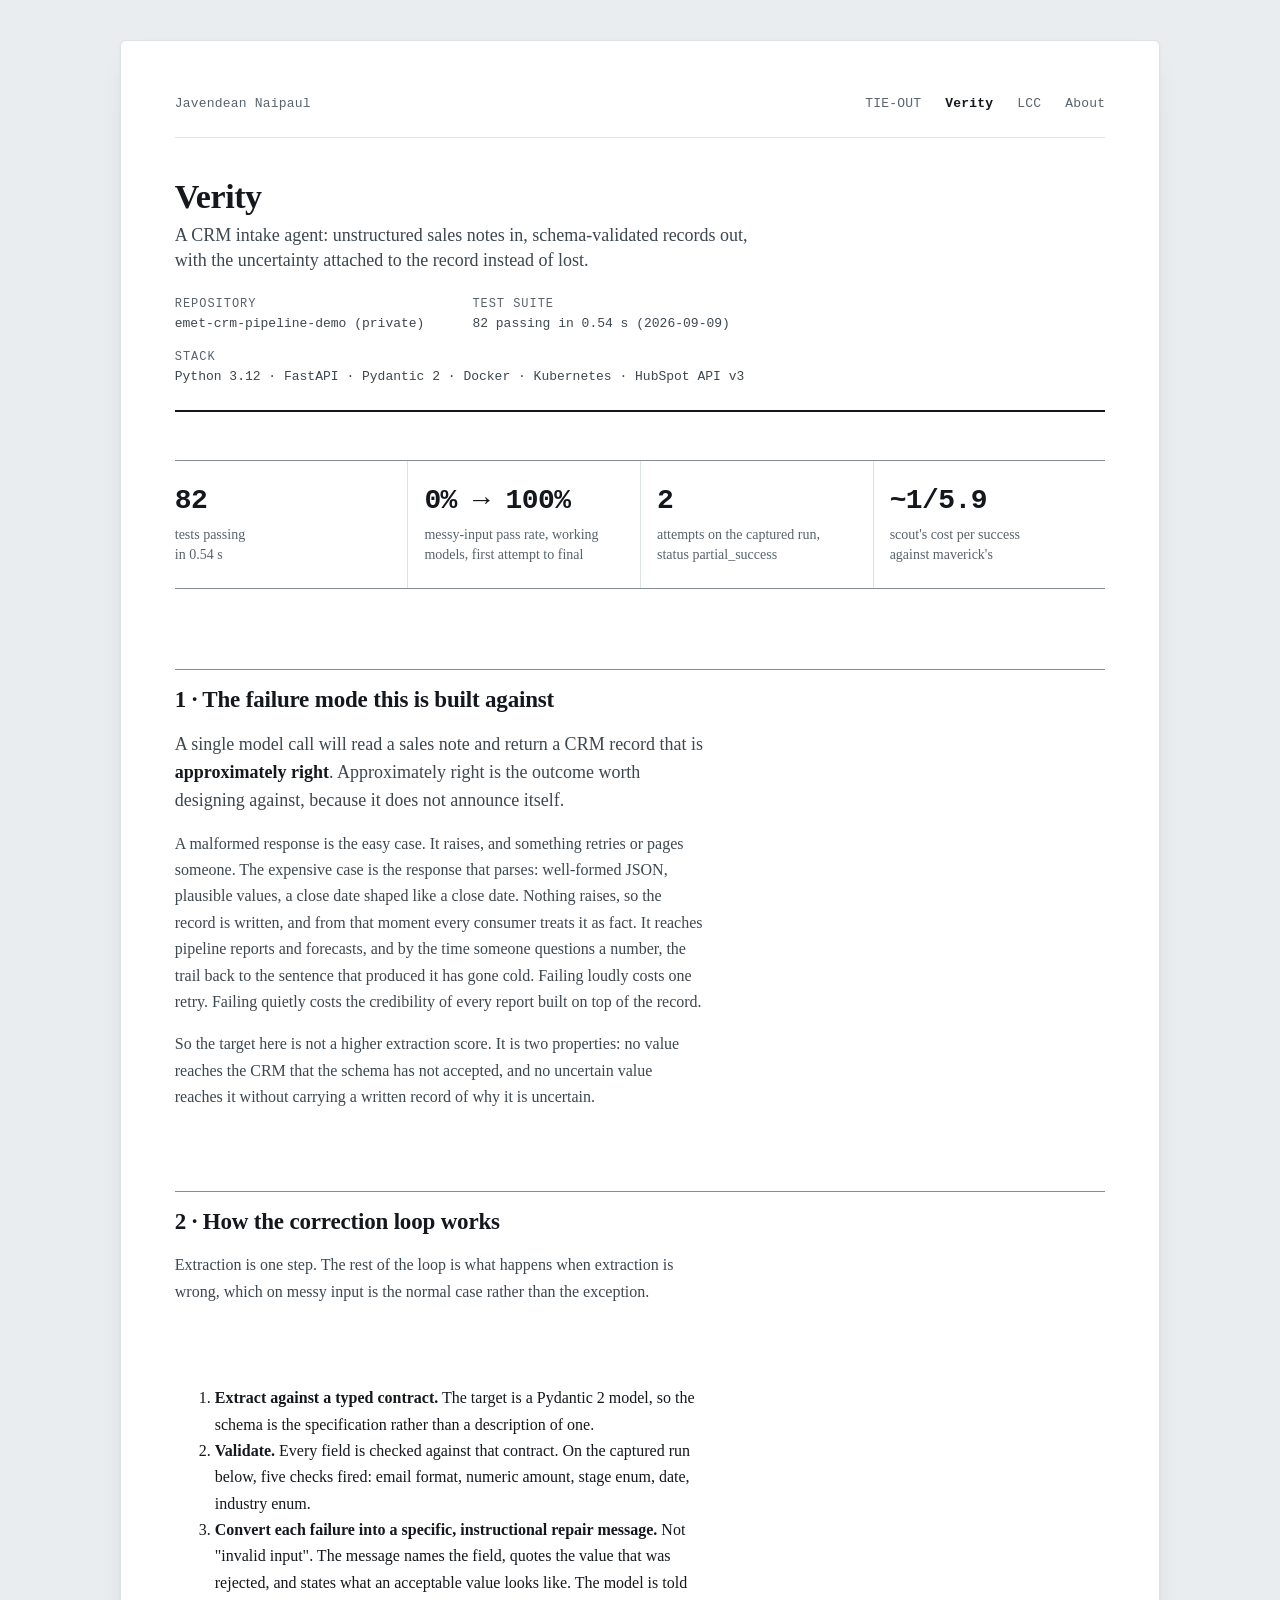
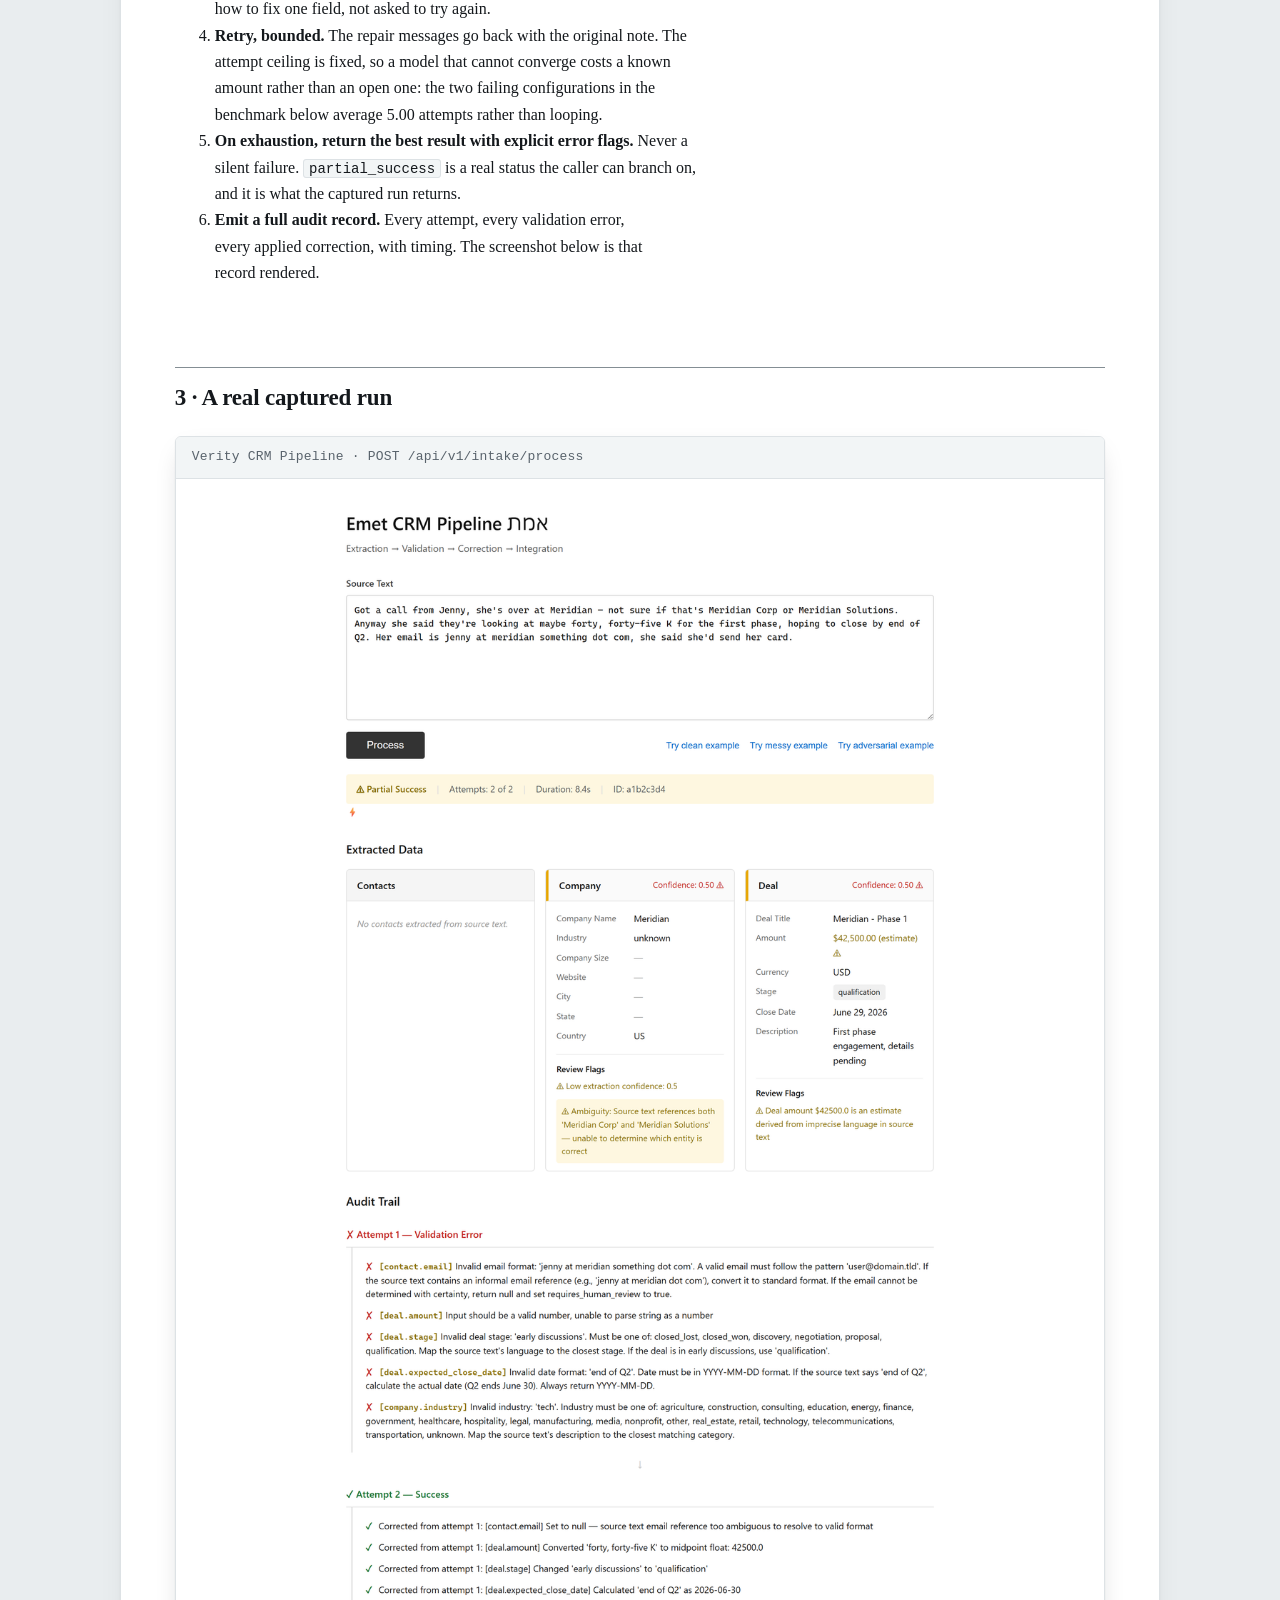
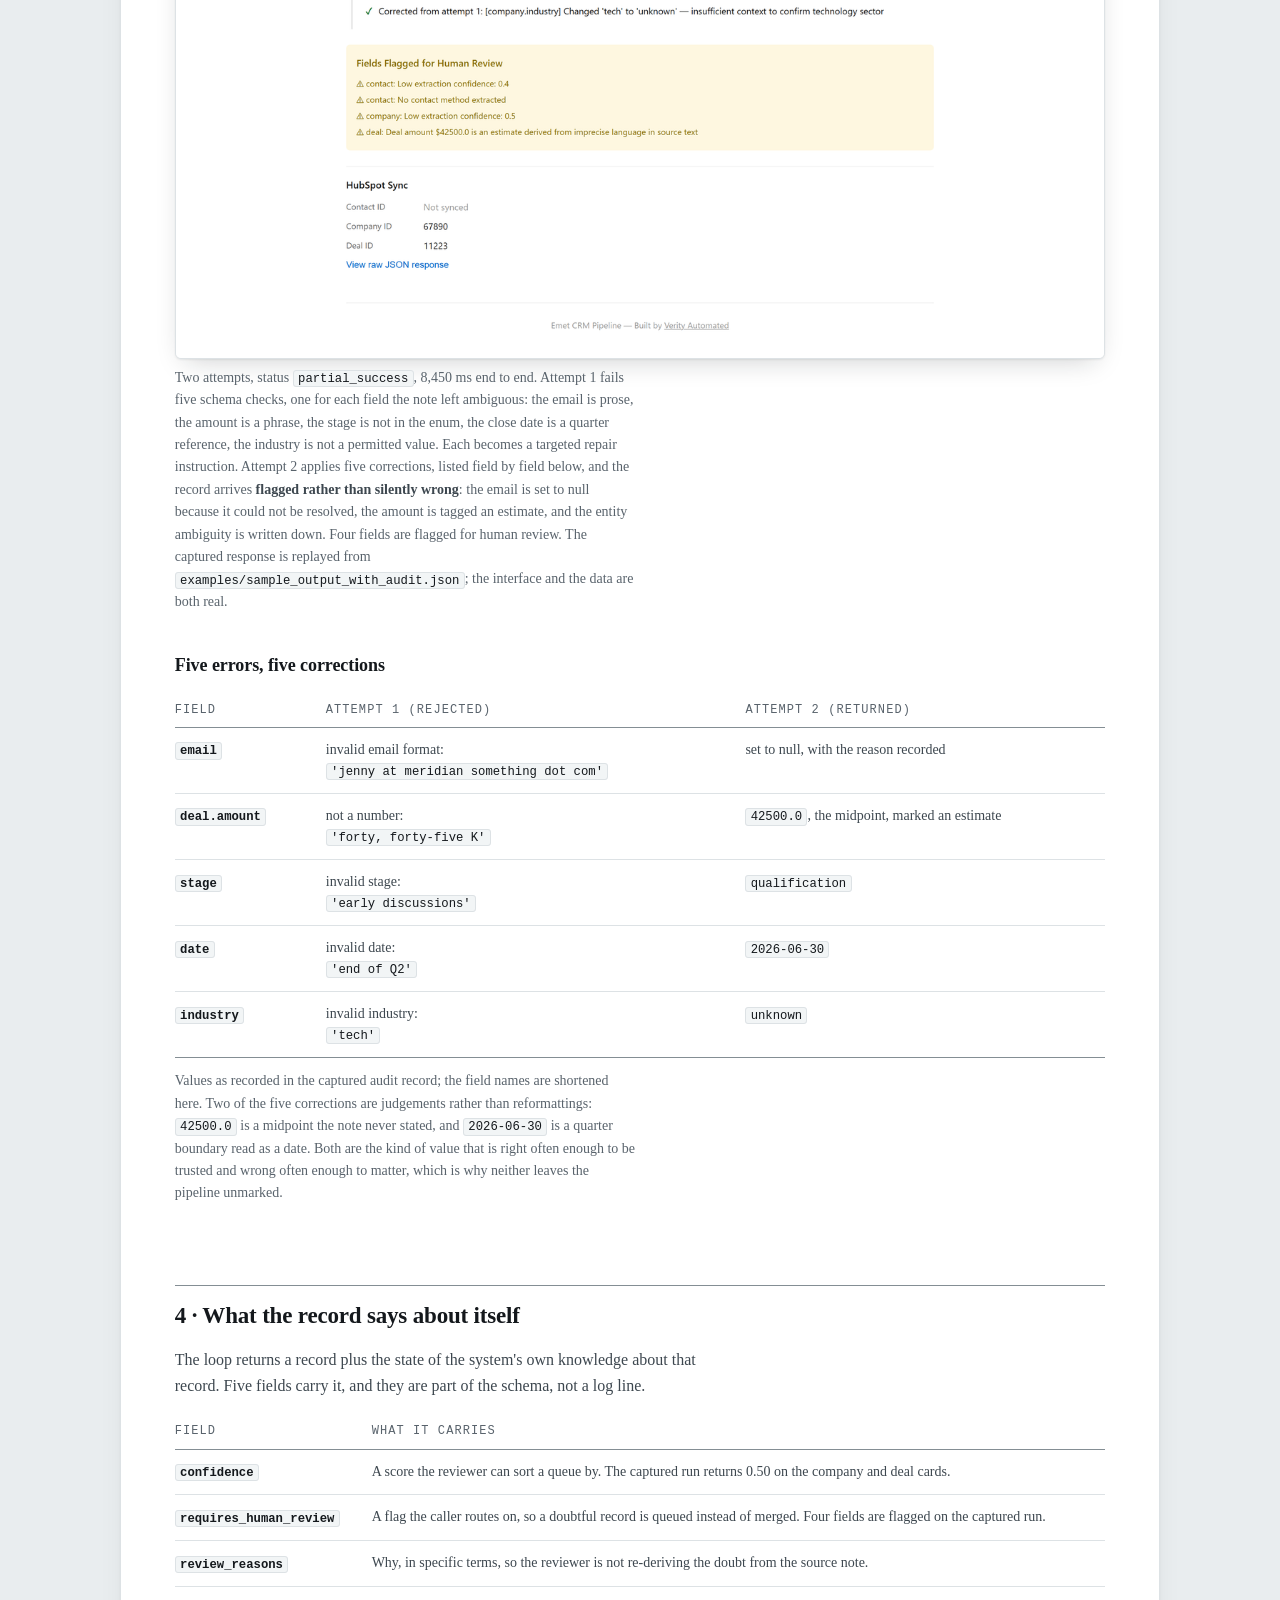
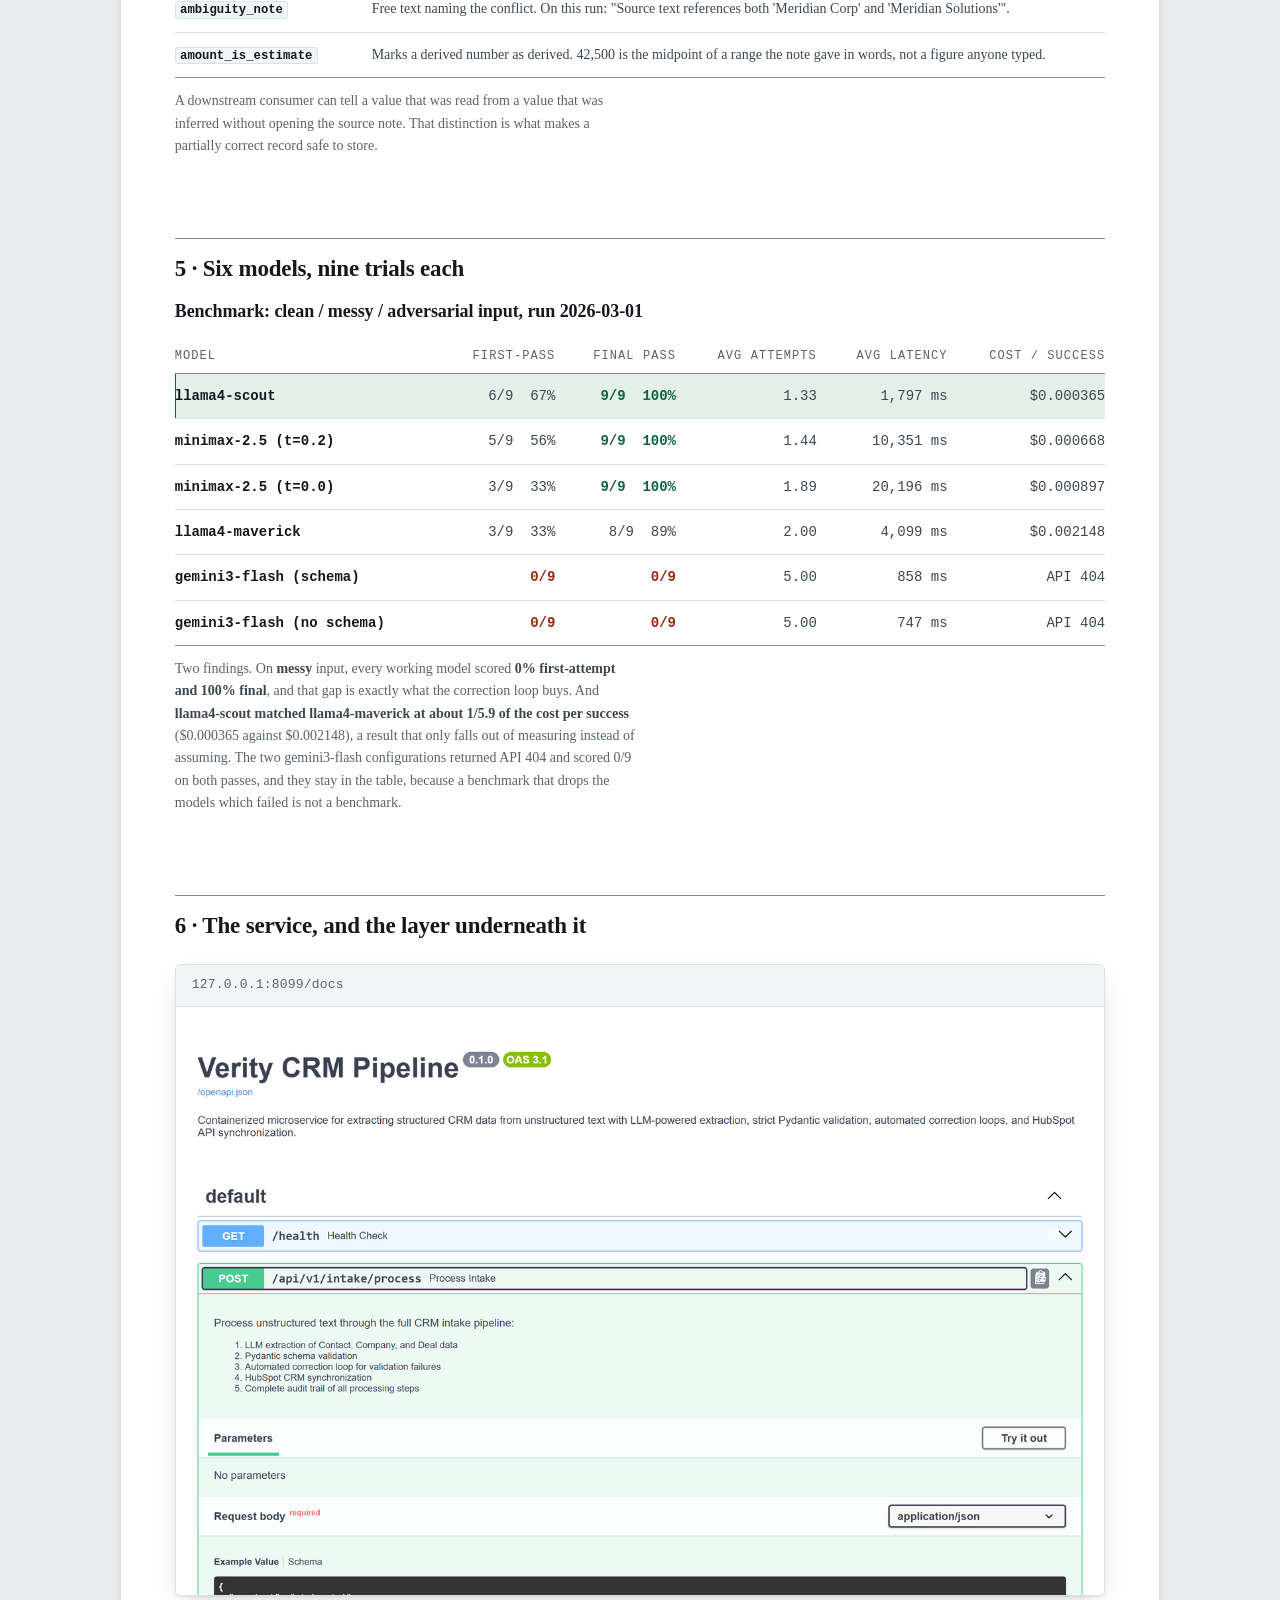
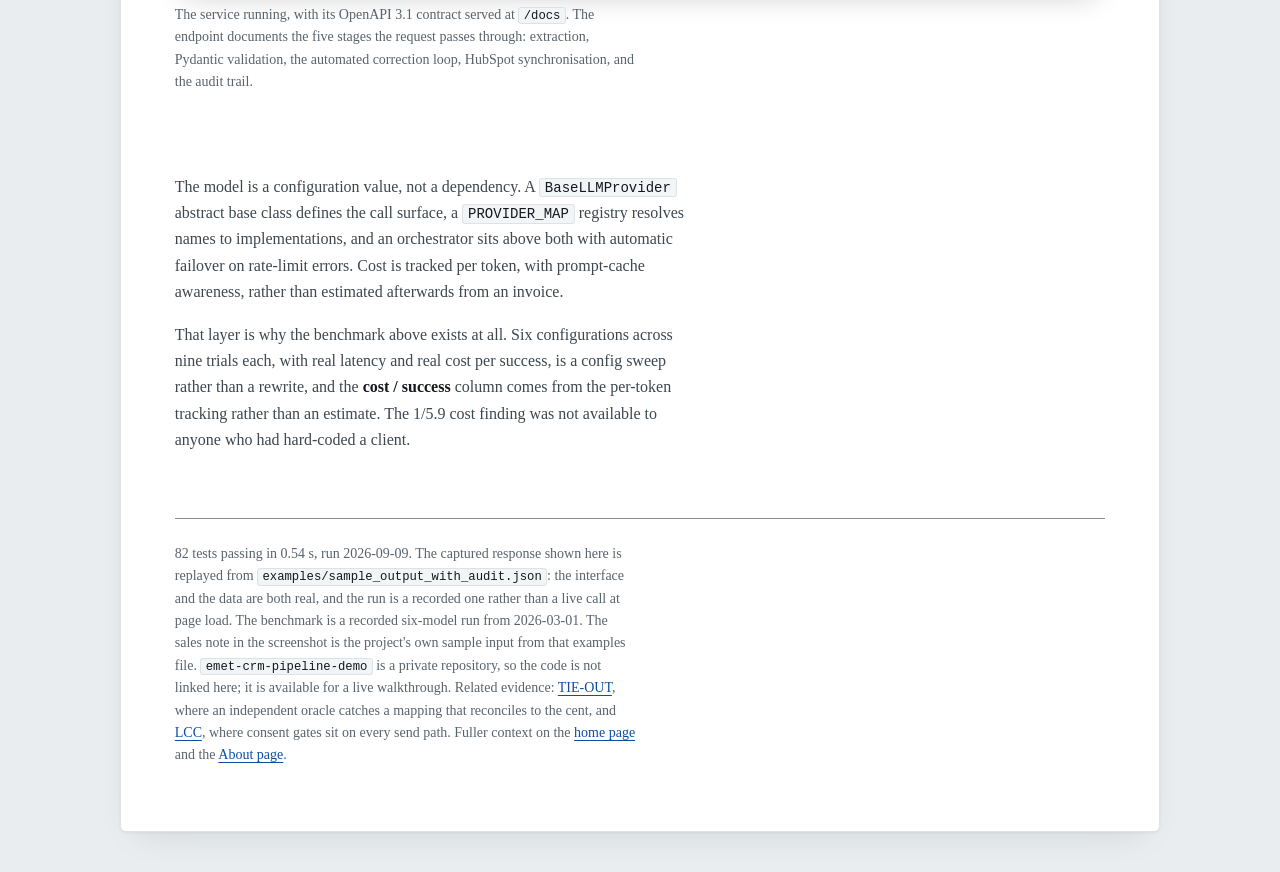
<file: work/verity/index.html>
<!DOCTYPE html>
<html lang="en">
<head>
<meta charset="utf-8">
<meta name="robots" content="index, follow">
<meta name="viewport" content="width=device-width,initial-scale=1">
<meta name="color-scheme" content="light">
<title>Verity · A CRM intake agent that will not fail silently · Javendean Naipaul</title>
<meta name="description" content="Unstructured sales notes into schema-validated CRM records, with a bounded correction loop and the uncertainty attached to the record. On messy input every working model in a six-model benchmark scored 0% first-attempt and 100% final.">
<link rel="stylesheet" href="../../style.css">
<link rel="icon" href="../../favicon.svg" type="image/svg+xml">
<meta property="og:type" content="website">
<meta property="og:site_name" content="Javendean Naipaul">
<meta property="og:title" content="Verity — CRM intake agent">
<meta property="og:description" content="Messy sales prose into schema-validated CRM records. Measured: 0% first-attempt to 100% final on messy input across six models.">
<meta name="twitter:card" content="summary">
</head>
<body>
<main class="sheet">

  <nav class="sitenav" aria-label="Main">
    <a href="../../">Javendean Naipaul</a>
    <span>
      <a href="../tie-out/">TIE-OUT</a>
      <a href="./" aria-current="page">Verity</a>
      <a href="../lcc/">LCC</a>
      <a href="../../about/">About</a>
    </span>
  </nav>

  <header>
    <h1>Verity</h1>
    <p class="role">A CRM intake agent: unstructured sales notes in, schema-validated records out,
      with the uncertainty attached to the record instead of lost.</p>
    <div class="meta">
      <span><b>Repository</b> emet-crm-pipeline-demo (private)</span>
      <span><b>Test suite</b> 82 passing in 0.54 s (2026-09-09)</span>
      <span><b>Stack</b> Python 3.12 · FastAPI · Pydantic 2 · Docker · Kubernetes · HubSpot API v3</span>
    </div>
  </header>

  <section aria-label="Key figures">
  <dl class="facts">
    <div class="fact"><dt class="n">82</dt><dd class="l">tests passing<br>in 0.54 s</dd></div>
    <div class="fact"><dt class="n">0% → 100%</dt><dd class="l">messy-input pass rate, working<br>models, first attempt to final</dd></div>
    <div class="fact"><dt class="n">2</dt><dd class="l">attempts on the captured run,<br>status partial_success</dd></div>
    <div class="fact"><dt class="n">~1/5.9</dt><dd class="l">scout's cost per success<br>against maverick's</dd></div>
  </dl>
  </section>

  <section>
  <h2>1 · The failure mode this is built against</h2>
  <p class="lede">A single model call will read a sales note and return a CRM record that is
    <b>approximately right</b>. Approximately right is the outcome worth designing against, because
    it does not announce itself.</p>
  <p>A malformed response is the easy case. It raises, and something retries or pages someone. The
    expensive case is the response that parses: well-formed JSON, plausible values, a close date
    shaped like a close date. Nothing raises, so the record is written, and from that moment every
    consumer treats it as fact. It reaches pipeline reports and forecasts, and by the time someone
    questions a number, the trail back to the sentence that produced it has gone cold. Failing
    loudly costs one retry. Failing quietly costs the credibility of every report built on top of
    the record.</p>
  <p>So the target here is not a higher extraction score. It is two properties: no value reaches the
    CRM that the schema has not accepted, and no uncertain value reaches it without carrying a
    written record of why it is uncertain.</p>
  </section>

  <section>
  <h2>2 · How the correction loop works</h2>
  <p>Extraction is one step. The rest of the loop is what happens when extraction is wrong, which on
    messy input is the normal case rather than the exception.</p>
  <ol>
    <li><b>Extract against a typed contract.</b> The target is a Pydantic 2 model, so the schema is
      the specification rather than a description of one.</li>
    <li><b>Validate.</b> Every field is checked against that contract. On the captured run below,
      five checks fired: email format, numeric amount, stage enum, date, industry enum.</li>
    <li><b>Convert each failure into a specific, instructional repair message.</b> Not "invalid
      input". The message names the field, quotes the value that was rejected, and states what an
      acceptable value looks like. The model is told how to fix one field, not asked to try
      again.</li>
    <li><b>Retry, bounded.</b> The repair messages go back with the original note. The attempt
      ceiling is fixed, so a model that cannot converge costs a known amount rather than an open
      one: the two failing configurations in the benchmark below average 5.00 attempts rather than
      looping.</li>
    <li><b>On exhaustion, return the best result with explicit error flags.</b> Never a silent
      failure. <code>partial_success</code> is a real status the caller can branch on, and it is
      what the captured run returns.</li>
    <li><b>Emit a full audit record.</b> Every attempt, every validation error, every applied
      correction, with timing. The screenshot below is that record rendered.</li>
  </ol>
  </section>

  <section>
  <h2 id="run-h">3 · A real captured run</h2>
  <figure class="ev">
    <div class="shot">
      <div class="shot-bar"><span class="url">Verity CRM Pipeline · POST /api/v1/intake/process</span></div>
      <img src="../../img/verity-demo-io.png" alt="Screenshot: the Verity interface after processing an ambiguous sales note. It reports Partial Success, 2 of 2 attempts, 8.4 seconds. Company and Deal cards show confidence 0.50 with warning marks, an ambiguity note about Meridian Corp versus Meridian Solutions, and a deal amount of 42,500 dollars marked as an estimate. The audit trail below lists five validation errors on attempt one and five applied corrections on attempt two, followed by four fields flagged for human review.">
    </div>
    <figcaption class="cap">Two attempts, status <code>partial_success</code>, 8,450 ms end to end.
      Attempt 1 fails five schema checks, one for each field the note left ambiguous: the email is
      prose, the amount is a phrase, the stage is not in the enum, the close date is a quarter
      reference, the industry is not a permitted value. Each becomes a targeted repair instruction.
      Attempt 2 applies five corrections, listed field by field below, and the record arrives
      <b>flagged rather than silently wrong</b>: the email is set to null because it could not be
      resolved, the amount is tagged an estimate, and the entity ambiguity is written down. Four
      fields are flagged for human review. The captured response is replayed from
      <code>examples/sample_output_with_audit.json</code>; the interface and the data are both
      real.</figcaption>
  </figure>

  <h3 class="sub" id="fix-h">Five errors, five corrections</h3>
  <figure class="ev">
    <div class="scroller" tabindex="0" role="region" aria-label="Attempt 1 errors and attempt 2 corrections, field by field">
    <table aria-labelledby="fix-h">
      <thead><tr>
        <th scope="col">Field</th>
        <th scope="col">Attempt 1 (rejected)</th>
        <th scope="col">Attempt 2 (returned)</th>
      </tr></thead>
      <tbody>
        <tr><th scope="row"><code>email</code></th>
          <td>invalid email format:<br><code>'jenny at meridian something dot com'</code></td>
          <td>set to null, with the reason recorded</td></tr>
        <tr><th scope="row"><code>deal.amount</code></th>
          <td>not a number:<br><code>'forty, forty-five K'</code></td>
          <td><code>42500.0</code>, the midpoint, marked an estimate</td></tr>
        <tr><th scope="row"><code>stage</code></th>
          <td>invalid stage:<br><code>'early discussions'</code></td>
          <td><code>qualification</code></td></tr>
        <tr><th scope="row"><code>date</code></th>
          <td>invalid date:<br><code>'end of Q2'</code></td>
          <td><code>2026-06-30</code></td></tr>
        <tr><th scope="row"><code>industry</code></th>
          <td>invalid industry:<br><code>'tech'</code></td>
          <td><code>unknown</code></td></tr>
      </tbody>
    </table>
    </div>
    <figcaption class="cap">Values as recorded in the captured audit record; the field names are
      shortened here. Two of the five corrections are judgements rather than reformattings:
      <code>42500.0</code> is a midpoint the note never stated, and <code>2026-06-30</code> is a
      quarter boundary read as a date. Both are the kind of value that is right often enough to be
      trusted and wrong often enough to matter, which is why
      neither leaves the pipeline unmarked.</figcaption>
  </figure>
  </section>

  <section>
  <h2 id="unc-h">4 · What the record says about itself</h2>
  <p>The loop returns a record plus the state of the system's own knowledge about that record. Five
    fields carry it, and they are part of the schema, not a log line.</p>
  <figure class="ev">
    <div class="scroller" tabindex="0" role="region" aria-label="The five uncertainty fields on the returned record">
    <table aria-labelledby="unc-h">
      <thead><tr>
        <th scope="col">Field</th><th scope="col">What it carries</th>
      </tr></thead>
      <tbody>
        <tr><th scope="row"><code>confidence</code></th>
          <td>A score the reviewer can sort a queue by. The captured run returns 0.50 on the company
            and deal cards.</td></tr>
        <tr><th scope="row"><code>requires_human_review</code></th>
          <td>A flag the caller routes on, so a doubtful record is queued instead of merged. Four
            fields are flagged on the captured run.</td></tr>
        <tr><th scope="row"><code>review_reasons</code></th>
          <td>Why, in specific terms, so the reviewer is not re-deriving the doubt from the source
            note.</td></tr>
        <tr><th scope="row"><code>ambiguity_note</code></th>
          <td>Free text naming the conflict. On this run: "Source text references both 'Meridian
            Corp' and 'Meridian Solutions'".</td></tr>
        <tr><th scope="row"><code>amount_is_estimate</code></th>
          <td>Marks a derived number as derived. 42,500 is the midpoint of a range the note gave in
            words, not a figure anyone typed.</td></tr>
      </tbody>
    </table>
    </div>
    <figcaption class="cap">A downstream consumer can tell a value that was read from a value that
      was inferred without opening the source note. That distinction is what makes a partially
      correct record safe to store.</figcaption>
  </figure>
  </section>

  <section>
  <h2>5 · Six models, nine trials each</h2>
  <h3 class="sub" id="bench-h">Benchmark: clean / messy / adversarial input, run 2026-03-01</h3>
  <figure class="ev">
    <div class="scroller" tabindex="0" role="region" aria-label="Benchmark of six models over nine trials each">
    <table class="bench" aria-labelledby="bench-h">
      <thead><tr>
        <th scope="col">Model</th><th scope="col">First-pass</th><th scope="col">Final pass</th>
        <th scope="col">Avg attempts</th><th scope="col">Avg latency</th><th scope="col">Cost / success</th>
      </tr></thead>
      <tbody>
        <tr class="best"><th scope="row">llama4-scout</th><td>6/9 &nbsp;67%</td>
          <td class="hundred">9/9 &nbsp;100%</td><td>1.33</td><td>1,797 ms</td><td>$0.000365</td></tr>
        <tr><th scope="row">minimax-2.5 (t=0.2)</th><td>5/9 &nbsp;56%</td>
          <td class="hundred">9/9 &nbsp;100%</td><td>1.44</td><td>10,351 ms</td><td>$0.000668</td></tr>
        <tr><th scope="row">minimax-2.5 (t=0.0)</th><td>3/9 &nbsp;33%</td>
          <td class="hundred">9/9 &nbsp;100%</td><td>1.89</td><td>20,196 ms</td><td>$0.000897</td></tr>
        <tr><th scope="row">llama4-maverick</th><td>3/9 &nbsp;33%</td>
          <td>8/9 &nbsp;89%</td><td>2.00</td><td>4,099 ms</td><td>$0.002148</td></tr>
        <tr><th scope="row">gemini3-flash (schema)</th><td class="zero">0/9</td>
          <td class="zero">0/9</td><td>5.00</td><td>858 ms</td><td>API 404</td></tr>
        <tr><th scope="row">gemini3-flash (no schema)</th><td class="zero">0/9</td>
          <td class="zero">0/9</td><td>5.00</td><td>747 ms</td><td>API 404</td></tr>
      </tbody>
    </table>
    </div>
    <figcaption class="cap">Two findings. On <b>messy</b> input, every working model scored
      <b>0% first-attempt and 100% final</b>, and that gap is exactly what the correction loop buys.
      And <b>llama4-scout matched llama4-maverick at about 1/5.9 of the cost per success</b>
      ($0.000365 against $0.002148), a result that only falls out of measuring instead of
      assuming. The two gemini3-flash configurations returned API 404 and scored 0/9 on both
      passes, and they stay in the table, because a benchmark that drops the models which failed is
      not a benchmark.</figcaption>
  </figure>
  </section>

  <section>
  <h2>6 · The service, and the layer underneath it</h2>
  <figure class="ev">
    <div class="shot">
      <div class="shot-bar"><span class="url">127.0.0.1:8099/docs</span></div>
      <img src="../../img/verity-swagger.png" alt="Screenshot: the Verity FastAPI service running locally at 127.0.0.1 port 8099, serving its OpenAPI 3.1 contract at /docs. The POST /api/v1/intake/process endpoint is expanded, documenting a five-step pipeline: LLM extraction, Pydantic validation, automated correction loop, HubSpot synchronisation, and a complete audit trail.">
    </div>
    <figcaption class="cap">The service running, with its OpenAPI 3.1 contract served at
      <code>/docs</code>. The endpoint documents the five stages the request passes through:
      extraction, Pydantic validation, the automated correction loop, HubSpot synchronisation, and
      the audit trail.</figcaption>
  </figure>
  <p>The model is a configuration value, not a dependency. A <code>BaseLLMProvider</code> abstract
    base class defines the call surface, a <code>PROVIDER_MAP</code> registry resolves names to
    implementations, and an orchestrator sits above both with automatic failover on rate-limit
    errors. Cost is tracked per token, with prompt-cache awareness, rather than estimated afterwards
    from an invoice.</p>
  <p>That layer is why the benchmark above exists at all. Six configurations across nine trials
    each, with real latency and real cost per success, is a config sweep rather than a rewrite, and
    the <b>cost / success</b> column comes from the per-token tracking rather than an estimate. The
    1/5.9 cost finding was not available to anyone who had hard-coded a client.</p>
  </section>

  <footer>
    <p>82 tests passing in 0.54 s, run 2026-09-09. The captured response shown here is replayed from
    <code>examples/sample_output_with_audit.json</code>: the interface and the data are both real,
    and the run is a recorded one rather than a live call at page load. The benchmark is a recorded
    six-model run from 2026-03-01. The sales note in the screenshot is the project's own sample
    input from that examples file. <code>emet-crm-pipeline-demo</code> is a private repository, so
    the code is not linked here; it is available for a live walkthrough. Related evidence:
    <a href="../tie-out/">TIE-OUT</a>, where an independent oracle catches a mapping that reconciles
    to the cent, and <a href="../lcc/">LCC</a>, where consent gates sit on every send path. Fuller
    context on the <a href="../../">home page</a> and the <a href="../../about/">About page</a>.</p>
  </footer>

</main>
</body>
</html>
</file>
<file: v2.css>
/* v2.css - front door, index.html only; style.css and the evidence pages are
   untouched (A7). Ratios are measured, beside their tokens. Deviations: F2,
   F3, B5 in 14, S4 in 13. I1 caps this at 24,576 bytes, so section 20 was
   paid for out of prose and out of declarations written six times over. */

/* 1. RESET */

*, *::before, *::after { box-sizing: border-box; }

html { -webkit-text-size-adjust: 100%; scroll-behavior: smooth;
  scroll-padding-top: calc(var(--bar-h) + var(--s5)); }

body, h1, h2, h3, h4, p, figure, blockquote, ul, ol, dl, dd, pre { margin: 0; }
ul, ol { padding: 0; list-style: none; }
img, svg, canvas, video, picture { display: block; max-width: 100%; }
img { height: auto; }
a { color: inherit; }
button, input, textarea, select { font: inherit; color: inherit; }

/* 2. TOKENS */

:root {
  /* ground (B1) */
  --base:    #0B0C0E;
  --surface: #121417; /* 1.06 vs base */

  /* text; each ratio is on --base, then on --surface (B4) */
  --text-1: #F2F4F6; /* headings 17.75, 16.73 */
  --text-2: #AEB6BE; /* body      9.54,  8.99 */
  --text-3: #8E97A1; /* micro     6.61,  6.23 */

  /* accent (B2: one), hue 193.0. B3 reserves green and red. */
  --accent:      #5CC8E6;              /* 10.12, 9.54 */
  --accent-line: rgba(92,200,230,.55); /* 3.70, over B4's 3:1 */

  /* hairlines (D3: alpha-white). J7: .10 dies in a dark room. */
  --edge:    rgba(255,255,255,.10); /* 1.26 */
  --edge-2:  rgba(255,255,255,.16); /* 1.54 */
  --edge-ui: rgba(255,255,255,.38); /* 3.53, interactive */
  --hair:   1px solid var(--edge);
  --hair-2: 1px solid var(--edge-2);

  --shadow: 0 18px 44px -24px rgba(0,0,0,.75);

  /* families (C3, A4) */
  --sans: ui-sans-serif, system-ui, -apple-system, "Segoe UI", Roboto,
          "Helvetica Neue", Arial, "Noto Sans", sans-serif;
  --mono: ui-monospace, SFMono-Regular, "SF Mono", Menlo, Consolas,
          "Liberation Mono", "Courier New", monospace;

  /* C2: eleven steps; 147.8px at 1440, over C1's 120. */
  --fs-display: clamp(2.75rem, .6rem + 9.6vw, 10.5rem);
  --fs-xxl:  clamp(2.25rem, 1.15rem + 4.9vw, 5.5rem);
  --fs-xl:   clamp(1.85rem, 1.15rem + 3.1vw, 3.75rem);
  --fs-lg:   clamp(1.5rem, 1.05rem + 2vw, 2.5rem);
  --fs-md:   clamp(1.25rem, 1.05rem + .9vw, 1.75rem);
  --fs-lede: clamp(1.0625rem, .98rem + .42vw, 1.3125rem);
  --fs-body: clamp(1rem, .96rem + .2vw, 1.125rem);
  --fs-data: .9375rem;
  --fs-code: clamp(.8125rem, .78rem + .16vw, .9375rem);
  --fs-micro: .75rem;  --fs-nano: .6875rem;

  /* C4 >=.12em; C5 <=-0.02em, <=1.05 */
  --track-display: -.035em; --track-tight: -.02em;
  --track-micro: .14em;     --lead-display: .92;

  --s1: .25rem; --s2: .5rem; --s3: .75rem; --s4: 1rem; --s5: 1.5rem;
  --s6: 2rem; --s7: 3rem; --s8: 4rem;
  --band-y: clamp(4.5rem, 2rem + 7vw, 11rem);

  /* D1: nothing over 8px except media, capped at 12px */
  --r-xs: 2px; --r-sm: 4px; --r: 6px; --r-lg: 8px; --r-media: 12px;

  --measure: 66ch; /* C6 */
  --maxw: 1320px;
  --gutter: clamp(1.25rem, .6rem + 2.4vw, 3.5rem);
  --bar-h: 64px;

  --ease: cubic-bezier(.22,.61,.36,1); /* F3: 200-600ms, one curve */
  --t-fast: 200ms;  --tr: var(--t-fast) var(--ease);

  color-scheme: dark;
}

/* 3. BASE */

body {
  background: var(--base); color: var(--text-2);
  font-family: var(--sans); font-size: var(--fs-body); line-height: 1.65;
  font-synthesis-weight: none; -webkit-font-smoothing: antialiased;
  font-variant-numeric: tabular-nums lining-nums; /* C8 */
  overflow-x: clip;
}

h1, h2, h3, h4 {
  color: var(--text-1); font-weight: 600; line-height: 1.1;
  letter-spacing: var(--track-tight); text-wrap: balance; /* C7 */
}

p, .fact-l, .m-l, .hero-figure-l, .hero-meta li { text-wrap: pretty; }

strong, b, .p-name { color: var(--text-1); font-weight: 600; }

.hero-title, .closer-q { font-variant-numeric: normal; } /* C8 */

.skip, .brand, .topnav a, .band-label, .hero-eyebrow, .proj-idx, .proj-link,
.scrollcue { font-family: var(--mono); font-size: var(--fs-micro);
  letter-spacing: var(--track-micro); text-transform: uppercase; }

/* I8: not uppercased; Chromium exposes the transformed string. */
.hero-meta, .proj-tag, .tech, .cap-chip, .p-anchor, .foot, .loader-label,
.badge-live, .badge-repo, .badge-auth,
.hero-figure-n, .fact-n, .m-n, .closer-mail, .term-head, .term-body {
  font-family: var(--mono); font-size: var(--fs-micro);
  letter-spacing: .04em; }

.hero-title, .band-title, .proj-name, .closer-q {
  font-weight: 650; letter-spacing: var(--track-display); }

.hero-intro, .lede, .proj-lead { font-size: var(--fs-lede); line-height: 1.55; }

::selection { background: rgba(92,200,230,.28); color: #FFF; }

:focus-visible { outline: 2px solid var(--accent); outline-offset: 3px;
  border-radius: var(--r-xs); }
:focus:not(:focus-visible) { outline: none; }

/* 4. UTILITIES */

/* Grouped affordances: one centred flex box, no underline, and G6's 44px
   carried once for the four bar and CTA targets. */
.brand, .topnav a, .proj-link, .hero-meta a, .foot-links a,
.badge-live, .badge-repo, .badge-auth {
  display: inline-flex; align-items: center; text-decoration: none; }
.brand, .topnav a, .proj-link, .scrollcue { min-height: 44px; } /* G6 */

.hero-meta, .proj-top, .proj-tech, .caps, .foot, .foot-links, .p-links,
.tier-h { display: flex; flex-wrap: wrap; }
.proj-top, .foot, .tier-h { align-items: baseline; }

/* G2, first in tab order. clip-path, not opacity (A2). */
.skip {
  position: absolute; top: var(--s3); left: var(--s3); z-index: 200;
  padding: var(--s3) var(--s5); clip-path: inset(50%);
  background: var(--surface); border: 1px solid var(--edge-ui);
  border-radius: var(--r); color: var(--text-1); text-decoration: none;
}
.skip:focus { clip-path: none; }

.shell { width: min(100% - (2 * var(--gutter)), var(--maxw));
  margin-inline: auto; }

/* A2: nothing at rest; both enter inside the gates. */
@supports (animation-timeline: view()) {
  @media (prefers-reduced-motion: no-preference) {
    .reveal { animation: reveal-in linear both; animation-timeline: view();
      animation-range: entry 6% cover 32%; }
    .hero .reveal { animation: none; }
  }
}

@keyframes reveal-in {
  from { opacity: 0; transform: translate3d(0, 20px, 0); }
  to   { opacity: 1; transform: none; } /* F2: transform + opacity */
}

/* 5. TOP BAR */

.topbar {
  position: fixed; inset: 0 0 auto 0; z-index: 100; height: var(--bar-h);
  display: flex; align-items: center; gap: var(--s5);
  padding-inline: var(--gutter); border-bottom: var(--hair);
  background: rgba(11,12,14,.86);
  backdrop-filter: blur(12px) saturate(130%);
  -webkit-backdrop-filter: blur(12px) saturate(130%);
}
@supports not (backdrop-filter: blur(1px)) {
  .topbar { background: var(--base); } /* -webkit- only: opaque, no blur */
}

.brand { margin-right: auto; white-space: nowrap; color: var(--text-1); }

.topnav { display: flex; align-items: center; gap: var(--s1); }

.topnav a { padding-inline: var(--s3);
  border-radius: var(--r-sm);
  color: var(--text-2); transition: color var(--tr); }
.topnav a:hover { color: var(--accent); }

.brand[aria-current], .topnav a[aria-current] {
  color: var(--text-1); text-decoration: underline;
  text-decoration-color: var(--accent-line);
  text-underline-offset: 5px;
}

@media (max-width: 640px) {
  .topbar { gap: var(--s3); }
  .topnav a { padding-inline: var(--s2); }
}

/* 6. HERO */

/* B5's one gradient, aimed by P5's seam check. At 78% 18% it lit the crown's
   ground to rgb(27,39,44) against portrait darks on --base rgb(11,12,14), 25
   levels apart. Zero now at 56% of the width, left of the portrait's 68% at
   1440 and 56% at 2560. */
.hero {
  position: relative; isolation: isolate; overflow: clip;
  display: flex; align-items: center; min-height: min(100svh, 940px);
  padding-block: calc(var(--bar-h) + var(--s8)) var(--s8);
  border-bottom: var(--hair);
  background: radial-gradient(47% 78% at 22% 16%,
    rgba(92,200,230,.13) 0%, rgba(92,200,230,.05) 38%, rgba(11,12,14,0) 72%);
}

.hero-inner { position: relative; z-index: 1; width: 100%;
  display: grid; grid-template-columns: minmax(0, 1fr); gap: var(--s6); }

@media (min-width: 900px) {
  /* P8 wants 500 CSS px. */
  .hero-inner { align-items: center; grid-template-columns:
      minmax(0, 1fr) clamp(180px, 17vw, 280px) clamp(240px, 27vw, 500px); }
  .hero-lane { min-height: 0; align-self: stretch; }
  .hero-pic, .hero-portrait { justify-self: end; }
}

.hero-lane { position: relative; overflow: hidden;
  min-height: clamp(220px, 62vw, 320px); }

.hero-canvas, .hero-still, .ground-c { position: absolute; inset: 0;
  width: 100%; height: 100%; }
.hero-canvas, .hero-still { pointer-events: none; }

.hero-eyebrow { display: inline-flex; align-items: center; gap: var(--s3);
  margin-bottom: var(--s5); color: var(--accent); }
.hero-eyebrow::before { content: ""; width: 28px; height: 1px;
  background: var(--accent-line); }

.hero-title { font-size: var(--fs-display);
  line-height: var(--lead-display); color: var(--text-1);
  overflow-wrap: break-word; }
.hero-title em { font-style: normal; color: var(--accent); }

.hero-intro { max-width: 54ch; margin-top: var(--s6); color: var(--text-2); }

.hero-figure { max-width: 46ch; margin-top: var(--s6); }

.hero-figure-n, .fact-n, .m-n { display: block; font-weight: 700;
  line-height: 1.05; letter-spacing: var(--track-tight); color: var(--text-1); }
.hero-figure-n { font-size: var(--fs-lg); }
.fact-n, .m-n { font-size: var(--fs-md); }
.fact-n { white-space: nowrap; } /* a B5 figure wraps (X3) */

.hero-figure-l, .fact-l, .m-l, .p-anchor { display: block;
  margin-top: var(--s3); font-size: var(--fs-data); line-height: 1.5; }
.hero-figure-l, .p-anchor { color: var(--text-3); }
.fact-l, .m-l { max-width: 30ch; color: var(--text-2); }

.proj-shot { width: 100%; background: var(--surface);
  border: var(--hair-2); border-radius: var(--r-media);
  box-shadow: var(--shadow); }

/* Part P. No border, radius, background, ring or shadow. Verified on the
   SHIPPED files, both formats: bottom row and both crop edges at alpha 0.00,
   darkest 1% of opaque pixels on --base. P7's <picture> would be the grid
   item, so both carry it. */
.hero-portrait { width: 100%; }
.hero-pic, .hero-portrait { max-width: 500px; justify-self: start; }
.hero-meta { gap: var(--s3) var(--s5); max-width: 46ch;
  margin-top: var(--s6); padding-top: var(--s5);
  border-top: var(--hair); color: var(--text-3); }

.scrollcue {
  position: absolute; left: var(--gutter); bottom: var(--s6); z-index: 1;
  display: flex; align-items: center; gap: var(--s3);
  font-size: var(--fs-nano); color: var(--text-3);
}
@media (max-width: 899px) { .scrollcue { display: none; } }

/* 7. BANDS */

.band { padding-block: var(--band-y); border-bottom: var(--hair); }
.band:last-of-type { border-bottom: 0; }
.band-label { display: block; margin-bottom: var(--s5); color: var(--text-3); }
.band-title { max-width: 22ch; font-size: var(--fs-xl); line-height: 1.02; }
.lede { max-width: var(--measure); margin-top: var(--s5); /* C6 */
  line-height: 1.6; color: var(--text-2); }

/* 8. CAPABILITIES */

/* J7: the 1px gaps ARE the structure; .10 is 1.22:1. */
.cap-list, .plist, .cred-list, .facts, .grid-m { display: flex;
  flex-wrap: wrap; gap: 1px; margin-top: var(--s8);
  background: var(--edge-2); } /* flex, so a short last row still fills */
.cap-list, .plist, .cred-list { border-block: var(--hair-2); }

.cap, .p-item, .cred-list li { flex: 1 1 16rem; min-width: 0;
  padding: var(--s6) var(--s5) var(--s7); background: var(--base); }
.cap-h, .tier-h, .cred-h { font-size: var(--fs-md); font-weight: 600;
  line-height: 1.15; }
.cap-p, .tier-note, .p-what { max-width: 42ch; margin-top: var(--s3);
  font-size: var(--fs-data); line-height: 1.6; color: var(--text-2); }

/* 9. PROJECTS */

.work, .creds { display: grid; gap: var(--band-y); margin-top: var(--s8); }

.proj { display: grid; gap: var(--s7); padding-top: var(--s7);
  border-top: var(--hair-2); }

@media (min-width: 1000px) {
  .proj { grid-template-columns: minmax(0, 27rem) minmax(0, 1fr);
    gap: 6rem; align-items: start; }
  .proj-media { position: sticky; top: calc(var(--bar-h) + var(--s5)); }
}

.proj-idx { color: var(--text-3); }
.proj-top, .tier-h, .p-links { gap: var(--s3) var(--s5);
  margin-top: var(--s3); }
.proj-name { font-size: var(--fs-lg); line-height: 1.04; }
.proj-tag { color: var(--text-3); }

.proj-lead { max-width: var(--measure); margin-top: var(--s5);
  color: var(--text-1); }

.proj-body { max-width: var(--measure); margin-top: var(--s5);
  display: grid; gap: var(--s4); color: var(--text-2); }

.proj-media { display: grid; gap: var(--s5); min-width: 0; }
.proj-tech, .caps { gap: var(--s2); margin-top: var(--s6); }

.tech, .cap-chip {
  padding: var(--s1) var(--s3); border: var(--hair);
  border-radius: var(--r-sm); font-size: var(--fs-nano);
  white-space: nowrap; color: var(--text-3);
}

.proj-link, .badge-live, .badge-repo, .badge-auth {
  gap: var(--s2); margin-top: var(--s5); padding: var(--s2) var(--s4);
  border: 1px solid var(--edge-ui); /* 3.53, B4 wants 3:1 here */
  border-radius: var(--r); color: var(--text-1);
  transition: border-color var(--tr), color var(--tr); }
.proj-link:hover, .badge-live:hover, .badge-repo:hover { color: var(--accent);
  border-color: var(--accent); background: rgba(92,200,230,.10); }

/* 10. TERMINAL - B3 lives here only: --pass and --fail are defined on .term
   and used only inside it. Every ratio below is on --term-bg. */

.term {
  --term-bg:   var(--surface);
  --term-head: #182027;
  --term-rule: rgba(255,255,255,.16); /* = --edge-2 */
  --term-fg:   #DBE3EA; /* 14.22 */
  --term-dim:  #939FA9; /*  6.83 */
  --pass:      #5FC98A; /*  8.97, verdict PASS */
  --fail:      #F2777A; /*  6.76, verdict FAIL */

  background: var(--term-bg); border: 1px solid var(--term-rule);
  border-radius: var(--r-lg);
  overflow: hidden; box-shadow: var(--shadow);
}

.term-head {
  display: flex; align-items: center; gap: var(--s3);
  padding: var(--s3) var(--s4); background: var(--term-head);
  border-bottom: 1px solid var(--term-rule);
  font-size: var(--fs-micro); letter-spacing: .02em;
  overflow-wrap: anywhere; color: #9AA5B1; /* 6.58 on head */
}

.term-body {
  margin: 0; padding: var(--s4) var(--s4) var(--s5);
  font-size: var(--fs-code); line-height: 1.62; letter-spacing: .01em;
  font-variant-ligatures: none; tab-size: 4;
  color: var(--term-fg); white-space: pre;
  overflow-x: auto; /* A5: the pre scrolls, the page cannot */
  overscroll-behavior-x: contain;
  scrollbar-width: thin; scrollbar-color: #3F4B56 var(--term-bg);
}
.term-body:focus-visible { outline-offset: -4px; }

.term .g   { color: var(--pass); }
.term .r   { color: var(--fail); font-weight: 700; }
.term .dim { color: var(--term-dim); }
.term .w   { color: #FFFFFF; font-weight: 700; } /* 18.45 */

/* 11. FACTS */

.facts, .grid-m { border: var(--hair-2); border-radius: var(--r-lg);
  overflow: hidden; }
.fact, .m-cell { flex: 1 1 12rem; min-width: 0;
  padding: var(--s6) var(--s5); background: var(--surface); }

/* 12. CLOSER AND FOOT */

.closer { padding-block: var(--band-y); }
.closer-q { max-width: 18ch; font-size: var(--fs-xxl); line-height: .98; }

.closer-mail {
  display: inline-block; margin-top: var(--s7); padding-bottom: var(--s2);
  border-bottom: 1px solid var(--accent-line);
  font-size: var(--fs-md); letter-spacing: var(--track-tight);
  text-decoration: none; overflow-wrap: break-word; color: var(--accent);
  transition: border-color var(--tr);
}
.closer-mail:hover { border-bottom-color: var(--accent); }

.foot { justify-content: space-between; gap: var(--s4) var(--s6);
  padding-block: var(--s6) var(--s8); border-top: var(--hair);
  color: var(--text-3); }
.foot-links, .p-links { gap: var(--s2) var(--s5); }

.hero-meta a, .foot-links a { min-height: 24px; color: var(--text-2);
  box-shadow: inset 0 -1px 0 var(--edge-ui); /* 3.53 underline */
  transition: color var(--tr), box-shadow var(--tr); }
.hero-meta a:hover, .foot-links a:hover { color: var(--accent);
  box-shadow: inset 0 -1px 0 var(--accent); }

/* 13. SCROLL NARRATIVE - Part S. Sticky child (S2), never `fixed`. S5 is the
   atom that ships broken, so .narr-w is BORN FINISHED at opacity 1 and
   --text-1 and the staging goes behind two gates. S6, S7 fall out of that.
   S12: nothing focusable. */

.narr {
  position: relative;
  height: 800vh; /* S1: 8vh, inside the 6-to-10 window */
  height: 800svh; /* svh <= innerHeight: the ratio cannot pass 10 */
  border-bottom: var(--hair);
}

.narr-sticky {
  position: sticky; top: 0; min-height: 100svh;
  width: min(100% - (2 * var(--gutter)), var(--maxw)); margin-inline: auto;
  display: grid; align-content: center;
  padding-block: calc(var(--bar-h) + var(--s7)) var(--s7);
}

.narr-line {
  max-width: 26ch;
  font-size: var(--fs-lg); /* 40px at 1440, 24.6px at 390 */
  font-weight: 650; line-height: 1.14;
  letter-spacing: var(--track-display);
}
.narr-line + .narr-line { margin-top: var(--s6); }

.narr-w { color: var(--text-1); }

/* S8: colour and opacity only. The floor, --text-3 at .78, composites to
   #717881: 4.38 on --base, 4.09 on the living ground (mean rgb(20,21,23)),
   3.05 on its brightest grain rgb(45,46,48). The .62 draft read 3.17 on
   --base but 2.96 over grain. S9 rests on it. */
@keyframes narr-word {
  from { opacity: .78; color: var(--text-3); }
  to   { opacity: 1;   color: var(--text-1); }
}

/* S4 names `scroll()`, whose timeline is the document: a word's slice would
   be a share of the whole document scroll, measurable only in JS and only by
   re-measuring after the loader changes the height. So: a named VIEW timeline
   on the same scroller, `contain` being the 6,300px the sticky child is
   pinned for at 1440x900. --i is the span index (S3): word i opens at 2i%
   over 14%, so seven light at once and the 44th ends at 100%. */
@supports (animation-timeline: view()) {
  @media (prefers-reduced-motion: no-preference) {
    .narr { view-timeline: --narr block; }
    .narr-w {
      animation: var(--na,none) linear both; animation-timeline: --narr;
      animation-range: contain calc(var(--i) * 2%)
                       contain calc(var(--i) * 2% + 14%);
    }
  }
}

/* 14. LIVING GROUND - Part L. z-index -1 paints above --base and under every
   in-flow box (L10). */

.ground {
  position: fixed; inset: 0; z-index: -1;
  pointer-events: none; /* L9, with aria-hidden in the markup */

  /* L8: the JS-off stand-in, UNDER the live canvas, so L7 needs no rule.
     Three co-prime dot tiles, 3/5/7px, every 105px; peak stacked alpha .083
     over ~13% of the plane, under a one level mean (L4). */
  background-image:
    radial-gradient(rgba(255,255,255,.035) .5px, transparent .5px),
    radial-gradient(rgba(255,255,255,.028) .5px, transparent .5px),
    radial-gradient(rgba(255,255,255,.020) .5px, transparent .5px);
  background-size: 3px 3px, 5px 5px, 7px 7px;
  background-position: 0 0, 1px 2px, 3px 1px;
}


/* 15. ICHTHYS LOADER - Part I. I6 is a yes/no question and `display` answers
   it: the overlay ships at display:none, only .loader-on shows it, and v2.js
   is deferred, so the class lands after parsing over a painted hero. */

.loader {
  display: none; position: fixed; inset: 0;
  z-index: 300; /* over the topbar's 100 */
  place-content: center; justify-items: center; gap: var(--s6);
  background: var(--base);
  /* F3: 420ms; visibility flips once, at the end. */
  transition: opacity 420ms var(--ease), visibility 0s linear 420ms;
}
.loader-on .loader { display: grid; }

/* I5: added on load, or early enough that the fade ENDS at the 2,000ms cap.
   I8: visibility:hidden is what leaves the a11y tree. */
.loader-done { opacity: 0; visibility: hidden; pointer-events: none; }

/* I12: at rest. No spin, bounce, glow, filter or ring. */
.loader-fig { width: min(46vmin, 300px); aspect-ratio: 3 / 2; }

.loader-label { color: var(--text-3); }

/* 20. PRESENTATION - Parts B, C, D. New structures, no new tokens (A2, D1).
   B4's strip is .proj-tech holding .tech chips, B5's grid is .facts, and B3's
   units are .cap-list's hairline grid, joined by name in 8, 9 and 11. */

/* B2 and C1: a labelled claim carrying its own heading. .cred-row is used
   TWICE, employment and model-evaluation work, which never share a row. */
.tier, .cred-row { padding-top: var(--s5); border-top: var(--hair-2); }
.tier { margin-top: var(--s8); }
.plist, .cred-list { margin-top: var(--s5); }
.p-item, .cred-list li { padding-block: var(--s5); }
.p-anchor { overflow-wrap: anywhere; } /* X3: no URL widens the page */

/* D2, D3, V2: live demo, public repo, and the warning that a demo opens a
   login. .proj-link at chip size, so B2 holds and the state is the border
   and the word, never a second colour. */
.badge-live, .badge-repo, .badge-auth { min-height: 24px; /* G6 */
  margin-top: 0; padding: var(--s1) var(--s3); font-size: var(--fs-nano); }
.badge-live { border-color: var(--accent-line); }
.badge-auth { color: var(--text-3); border-style: dashed; }

/* 16. REDUCED MOTION - A3; v2.js stops the canvas loop. */

@media (prefers-reduced-motion: reduce) {
  html { scroll-behavior: auto; }
  *, *::before, *::after {
    animation-duration: 1ms !important; animation-delay: 0ms !important;
    animation-iteration-count: 1 !important; scroll-behavior: auto !important;
    transition-duration: 1ms !important; transition-delay: 0ms !important; }
  /* Scroll-driven animation ignores animation-duration. */
  .narr-w { animation: none !important; }
}

/* 17. FORCED COLORS - B6. Hairlines live, ornament goes. */

@media (forced-colors: active) {
  /* border-color is forced by the UA; only absent borders need adding. */
  .cap-list, .plist, .cred-list, .facts, .grid-m { background: Canvas; gap: 0; }
  .cap, .p-item, .cred-list li, .fact, .m-cell { border: 1px solid CanvasText; }
  .tech, .cap-chip, .proj-link, .badge-live, .badge-repo, .badge-auth,
  .skip { border-color: ButtonBorder; color: ButtonText; }
  .hero-lane, .ground, .loader-fig { display: none; } /* ornament (E4, L9) */
  .loader { background: Canvas; }
  .loader-label { color: CanvasText; }
  /* forced-colors forces colour, not opacity. */
  .narr-w { animation: none !important; opacity: 1; }
  .hero-eyebrow::before { background: CanvasText; }
  .hero-meta a, .foot-links a, .closer-mail { box-shadow: none;
    text-decoration: underline; }
  :focus-visible { outline: 3px solid Highlight; outline-offset: 2px; }
  .term .r { text-decoration: underline; }
  .term .w { font-weight: 700; }
}

/* 18. HIGHER CONTRAST - B6. */

@media (prefers-contrast: more) {
  :root {
    --text-2:  #D8DDE3; /* 14.32, 13.51 */
    --text-3:  #C6CDD5; /* 12.20, 11.51 */
    --edge:    rgba(255,255,255,.28); /* 2.43 */
    --edge-2:  rgba(255,255,255,.38); /* 3.53 */
    --edge-ui: rgba(255,255,255,.46); /* 4.67 */
    --accent-line: rgba(92,200,230,.85);
  }
  .topbar { background: var(--base); backdrop-filter: none; }
  .hero { background: none; }
  .term { --term-dim: #C2CCD4; } /* 11.32 */
}

/* 19. PRINT - ratios restated on white. */

@media print {
  :root {
    --base: #FFF; --surface: #FFF;
    --text-1: #101214; --text-2: #3A424A; --text-3: #3A424A; /* 18.77, 10.20 */
    --accent: #0B5568; --accent-line: #0B5568; /*  8.35 */
    --edge: #C6CCD2; --edge-2: #AAB2B9; --edge-ui: #6C757D; /*  4.69 */
    --shadow: none; --band-y: 1.5rem;
  }
  html, body { background: #FFF; color: #101214; }
  .topbar, .hero-lane, .scrollcue, .ground, .loader { display: none !important; }
  .hero { min-height: 0; padding-block: 0 var(--s6); background: none; }
  .hero-title { font-size: 34pt; line-height: 1; }
  .hero-portrait, .hero-pic { max-width: 150px; }
  .band, .closer, .narr-sticky { padding-block: var(--s6); }
  .band, .closer, .proj, .cap, .fact, .m-cell, .p-item, .tier, .term, .facts,
  .grid-m { break-inside: avoid; } /* --shadow is none already */
  .proj-media, .narr-sticky { position: static; }
  .narr { height: auto; border-bottom: 0; }
  .narr-sticky { min-height: 0; }
  .narr-line { max-width: none; font-size: 15pt; }
  .narr-w { color: var(--text-1); }
  .term { --term-head: #F2F4F5; --term-rule: #C6CCD2; --term-fg: #101214;
    --term-dim: #4E575F; --pass: #0F6340; --fail: #99291A; } /* 7.29, 7.82 */
  .term-head { color: #3A424A; } /* 9.25 on head */
  .term .w { color: #101214; } /* white vanishes on paper */
  .term-body { white-space: pre-wrap; overflow: visible; }
  .narr-w, .reveal { animation: none !important; opacity: 1; }
  .reveal { transform: none; }
}
</file>
<file: style.css>
/* ============================================================================
   EVIDENCE SHEET - visual system
   Two voices, and only two:
     serif  = written by a person (argument)
     mono   = emitted by a machine (evidence, measurement, provenance)
   One colour rule: on this page, colour only ever reports a test result.
   ============================================================================ */
:root{
  color-scheme: light;
  --fs-micro: 0.750rem;
  --fs-meta : 0.8125rem;
  --fs-data : 0.875rem;
  --fs-body : 1rem;
  --fs-lede : 1.125rem;
  --fs-h2   : 1.4375rem;
  --fs-num  : 1.750rem;
  --fs-h1   : 2.125rem;
  --fs-code : clamp(0.6875rem, 0.5rem + 0.62vw, 0.8125rem);
  --s-2:8px;  --s-3:12px; --s-4:16px; --s-5:24px;
  --s-6:32px; --s-7:40px; --s-8:48px; --s-9:64px; --s-10:80px;
  --measure: 66ch;
  --pad: clamp(20px, 4.2vw, 56px);
  --sheet: 1040px;
  --font-prose:"Iowan Old Style","Charter","Bitstream Charter",Georgia,Cambria,
               "Palatino Linotype","Times New Roman",serif;
  --font-mono : ui-monospace,"SF Mono","Cascadia Mono","JetBrains Mono",Menlo,
                Consolas,"Liberation Mono",monospace;
  --paper :#ffffff;
  --canvas:#e9edef;
  --wash  :#f2f5f6;
  --ink   :#14181c;
  --ink-2 :#3d474f;
  --ink-3 :#59636c;
  --rule        :#dde2e5;
  --rule-strong :#848e94;
  --pass:#0f6340;  --pass-wash:#e4efe9;
  --fail:#99291a;
  --focus:#0b4fa2;
  --term-bg   :#0f151a;
  --term-bar  :#182027;
  --term-rule :#2b3540;
  --term-fg   :#dbe3ea;
  --term-dim  :#939fa9;
  --term-label:#9aa5b1;
  --term-thumb:#3f4b56;
  --tg:#5fc98a;
  --tr:#f2777a;
  --ty:#e6c07b;
  --focus-dark:#7ec2ff;
  --r-surface:6px;
  --r-mark:3px;
  --shadow-sheet   :0 1px 3px rgba(20,24,28,.05), 0 14px 36px -18px rgba(20,24,28,.14);
  --shadow-evidence:0 1px 2px rgba(20,24,28,.07), 0 10px 26px -10px rgba(20,24,28,.22);
  --shadow-lead    :0 1px 2px rgba(20,24,28,.09), 0 18px 40px -14px rgba(20,24,28,.30);
}
*,*::before,*::after{box-sizing:border-box}
html{-webkit-text-size-adjust:100%}
body{
  margin:0; background:var(--canvas); color:var(--ink);
  font-family:var(--font-prose); font-size:var(--fs-body); line-height:1.65;
  text-rendering:optimizeLegibility; -webkit-font-smoothing:antialiased;
}
h1,h2,h3,p,ul,ol,figure,figcaption,table,dl,dd,dt,pre{margin:0}
ul{padding-left:1.15em}
img{max-width:100%}
.sheet{
  max-width:var(--sheet); margin:var(--s-7) auto;
  padding:var(--pad) var(--pad) var(--s-9);
  background:var(--paper); border:1px solid var(--rule);
  border-radius:var(--r-surface); box-shadow:var(--shadow-sheet);
}
.sheet > * + *, .sheet section > * + *, .hero > * + *, .card > * + *, .ev > * + *{
  margin-top:var(--flow, var(--s-5));
}
.sheet > section + section{ --flow:var(--s-10); }
h2{ --flow:var(--s-10); }
h3{ --flow:var(--s-7); }
h2 + *{ --flow:var(--s-4); }
h3 + *{ --flow:var(--s-3); }
section > h2:first-child{ margin-top:0; }
.ev{ --flow:var(--s-5); }
.ev > figcaption{ --flow:var(--s-2); }
p + p{ --flow:var(--s-4); }
header{ border-bottom:2px solid var(--ink); padding-bottom:var(--s-5); margin-bottom:var(--s-8); }
h1{ font-size:var(--fs-h1); line-height:1.1; letter-spacing:-.012em; font-weight:700;
    text-wrap:balance; margin-bottom:var(--s-2); }
.role{ font-size:var(--fs-lede); line-height:1.35; color:var(--ink-2); font-weight:400;
       margin-bottom:var(--s-5); }
.meta{ display:flex; flex-wrap:wrap; gap:var(--s-4) var(--s-8);
       font-family:var(--font-mono); font-size:var(--fs-meta); line-height:1.4;
       color:var(--ink-2); font-variant-numeric:tabular-nums; }
.meta b{ display:block; font-family:var(--font-mono); font-size:var(--fs-micro);
         font-weight:400; letter-spacing:.08em; text-transform:uppercase;
         color:var(--ink-3); margin-bottom:2px; }
h2{ font-size:var(--fs-h2); line-height:1.25; font-weight:700; letter-spacing:-.008em;
    color:var(--ink); text-wrap:balance; padding-top:var(--s-4);
    border-top:1px solid var(--rule-strong); }
h3{ font-size:var(--fs-lede); line-height:1.35; font-weight:700; letter-spacing:-.004em;
    color:var(--ink); text-wrap:balance; }
h3.sub{ max-width:var(--measure); }
p,ul,ol{ max-width:var(--measure); text-wrap:pretty; }
p{ color:var(--ink-2); }
p b,li b,td b,th b{ color:var(--ink); font-weight:700; }
.lede{ font-size:var(--fs-lede); line-height:1.55; color:var(--ink-2); max-width:60ch; }
.lede b{ color:var(--ink); font-weight:700; }
.stack{ font-family:var(--font-mono); font-size:var(--fs-meta); line-height:1.5;
        letter-spacing:.01em; color:var(--ink-3); max-width:none; }
.hero{ background:none; border:0; border-top:1px solid var(--rule); border-radius:0;
       padding:var(--s-5) 0 0; }
.hero .term{ box-shadow:var(--shadow-lead); }
.term{ background:var(--term-bg); border-radius:var(--r-surface); overflow:hidden;
       box-shadow:var(--shadow-evidence); }
.term-bar{ background:var(--term-bar); border-bottom:1px solid var(--term-rule);
           padding:var(--s-3) var(--s-4); display:flex; align-items:center; gap:var(--s-2); }
.term-title{ font-family:var(--font-mono); font-size:var(--fs-meta); line-height:1.3;
             letter-spacing:.015em; color:var(--term-label); overflow-wrap:anywhere; }
.term pre{
  margin:0; padding:var(--s-4) var(--s-4) var(--s-5); color:var(--term-fg);
  font-family:var(--font-mono); font-size:var(--fs-code); line-height:1.62;
  letter-spacing:.012em; font-variant-ligatures:none; tab-size:4;
  overflow-x:auto; overscroll-behavior-x:contain; background-color:var(--term-bg);
  background-image:
    linear-gradient(to right, var(--term-bg) 40%, rgba(15,21,26,0)),
    linear-gradient(to left,  var(--term-bg) 40%, rgba(15,21,26,0)),
    radial-gradient(farthest-side at 0    50%, rgba(0,0,0,.5), rgba(0,0,0,0)),
    radial-gradient(farthest-side at 100% 50%, rgba(0,0,0,.5), rgba(0,0,0,0));
  background-repeat:no-repeat;
  background-size:36px 100%, 36px 100%, 16px 100%, 16px 100%;
  background-position:left center, right center, left center, right center;
  background-attachment:local, local, scroll, scroll;
  scrollbar-width:thin; scrollbar-color:var(--term-thumb) var(--term-bg);
}
.term pre::-webkit-scrollbar{ height:10px; }
.term pre::-webkit-scrollbar-track{ background:var(--term-bg); }
.term pre::-webkit-scrollbar-thumb{ background:var(--term-thumb);
  border:3px solid var(--term-bg); border-radius:var(--r-surface); }
.term pre::selection{ background:#2f4a63; color:#fff; }
.term pre *::selection{ background:#2f4a63; color:#fff; }
.g{color:var(--tg)} .r{color:var(--tr);font-weight:700} .y{color:var(--ty)}
.dim{color:var(--term-dim)} .w{color:#fff;font-weight:700}
.shot{ border:1px solid var(--rule); border-radius:var(--r-surface); overflow:hidden;
       background:var(--paper); box-shadow:var(--shadow-evidence); }
.shot-bar{ background:var(--wash); border-bottom:1px solid var(--rule);
           padding:var(--s-3) var(--s-4); display:flex; align-items:center; gap:var(--s-2); }
.url{ font-family:var(--font-mono); font-size:var(--fs-meta); line-height:1.3;
      letter-spacing:.015em; color:var(--ink-3); overflow-wrap:anywhere; }
.shot img{ display:block; width:100%; height:auto; }
.cap{ font-family:var(--font-prose); font-size:var(--fs-data); line-height:1.6;
      font-style:normal; color:var(--ink-3); max-width:var(--measure); }
.cap b{ color:var(--ink-2); font-weight:700; }
.cap--claim{ font-family:var(--font-prose); font-size:var(--fs-body); line-height:1.7;
             color:var(--ink-2); }
.bignum{ font-family:var(--font-mono); font-size:var(--fs-h2); font-weight:700;
         font-variant-numeric:tabular-nums lining-nums; letter-spacing:-.01em;
         color:var(--fail); white-space:nowrap; }
.scroller{ overflow-x:auto; overscroll-behavior-x:contain; scrollbar-width:thin;
           scrollbar-color:var(--rule-strong) var(--wash); }
table{ width:100%; border-collapse:collapse; font-size:var(--fs-data); line-height:1.45;
       border-bottom:1px solid var(--rule-strong); }
thead th{ text-align:left; vertical-align:bottom; font-family:var(--font-mono);
  font-size:var(--fs-micro); font-weight:400; text-transform:uppercase; letter-spacing:.09em;
  color:var(--ink-3); border-bottom:1px solid var(--rule-strong);
  padding:0 var(--s-4) var(--s-2) 0; white-space:nowrap; }
tbody th{ font:inherit; font-weight:700; color:var(--ink); text-align:left;
  vertical-align:baseline; white-space:normal;
  padding:var(--s-3) var(--s-4) var(--s-3) 0; border-bottom:1px solid var(--rule); }
td{ padding:var(--s-3) var(--s-4) var(--s-3) 0; border-bottom:1px solid var(--rule);
    vertical-align:baseline; color:var(--ink-2); }
tbody tr:last-child td, tbody tr:last-child th{ border-bottom:0; }
th:last-child,td:last-child{ padding-right:0; }
table + .cap,.scroller + .cap{ --flow:var(--s-3); }
table.bench{ font-family:var(--font-mono); font-variant-numeric:tabular-nums lining-nums; }
table.bench th,table.bench td{ text-align:right; }
table.bench th:first-child,table.bench td:first-child{ text-align:left; }
table.bench tbody th{ white-space:nowrap; }
.best td,.best th{ background:var(--pass-wash); }
.best th{ box-shadow:inset 1px 0 0 var(--pass); }
.zero{ color:var(--fail); font-weight:700; }
.hundred{ color:var(--pass); font-weight:700; }
table.req{ font-size:var(--fs-body); line-height:1.6; }
.req td,.req tbody th{ padding-top:var(--s-4); padding-bottom:var(--s-4); }
.req tbody th{ width:27%; }
.req td:last-child{ width:1%; white-space:nowrap; text-align:right; }
.pill{ display:inline-block; font-family:var(--font-mono); font-size:var(--fs-micro);
  font-weight:400; line-height:1.4; letter-spacing:.09em; text-transform:uppercase;
  padding:1px 7px; border:1px solid var(--pass); border-radius:var(--r-mark);
  background:none; color:var(--pass); white-space:nowrap; }
.cards{ display:grid; grid-template-columns:minmax(0,1fr) minmax(0,1fr); gap:var(--s-8); }
.card{ border:0; border-radius:0; padding:0; }
.card + .card{ border-left:1px solid var(--rule); padding-left:var(--s-8); }
.card h3{ font-size:var(--fs-lede); }
.card p,.card ul{ max-width:none; }
.card ul{ font-size:var(--fs-body); color:var(--ink-2); }
.card li{ margin-bottom:var(--s-3); }
.card li:last-child{ margin-bottom:0; }
.card li::marker{ color:var(--ink-3); }
/* Three-up variant of .cards, used by the index. Below 821px the rules above
   already collapse .cards to one column and swap the divider to a top rule. */
@media (min-width:821px){
  .cards--3{ grid-template-columns:repeat(3,minmax(0,1fr)); gap:var(--s-7); }
  .cards--3 .card + .card{ padding-left:var(--s-7); }
}
.facts{ display:grid; grid-template-columns:repeat(4,minmax(0,1fr)); gap:0;
        border-top:1px solid var(--rule-strong); border-bottom:1px solid var(--rule-strong); }
.facts > div{ border:0; border-radius:0; background:none;
              padding:var(--s-5) var(--s-4) var(--s-5) 0; }
.facts > div + div{ border-left:1px solid var(--rule); padding-left:var(--s-4); }
.facts .n{ font-family:var(--font-mono); font-size:var(--fs-num); font-weight:700;
  font-variant-numeric:tabular-nums lining-nums; letter-spacing:-.02em; line-height:1.15;
  color:var(--ink); }
.facts .l{ font-family:var(--font-prose); font-size:var(--fs-data); line-height:1.4;
           color:var(--ink-3); margin:var(--s-2) 0 0; }
footer{ --flow:var(--s-9); padding-top:var(--s-5); border-top:1px solid var(--rule-strong); }
/* Set explicitly, not via var(--flow): footer declares --flow for its own
   margin-top and children would inherit that value. */
footer > * + *{ margin-top:var(--s-5); }
footer p{ font-size:var(--fs-data); line-height:1.6; color:var(--ink-3); max-width:var(--measure); }
::selection{ background:#d7e3ec; color:var(--ink); }
code{ font-family:var(--font-mono); font-size:.875em; background:var(--wash);
      border:1px solid var(--rule); border-radius:var(--r-mark); padding:.05em .35em;
      color:var(--ink); }
a{ color:var(--focus); text-decoration-thickness:1px; text-underline-offset:.18em; }
a:hover{ text-decoration-thickness:2px; }
:focus{ outline:none; }
:focus-visible{ outline:2px solid var(--focus); outline-offset:3px; border-radius:2px; }
.term pre:focus-visible{ outline:2px solid var(--focus-dark); outline-offset:-2px; }
@media (max-width:820px){
  .sheet{ margin:0; border:0; border-radius:0; box-shadow:none;
          padding:var(--s-7) var(--pad) var(--s-8); }
  .cards{ grid-template-columns:minmax(0,1fr); gap:var(--s-7); }
  .card + .card{ border-left:0; border-top:1px solid var(--rule);
                 padding-left:0; padding-top:var(--s-7); }
  .facts{ grid-template-columns:repeat(2,minmax(0,1fr)); }
  .facts > div:nth-child(3){ border-left:0; padding-left:0; }
  .facts > div:nth-child(n+3){ border-top:1px solid var(--rule); }
  .req tbody th{ width:30%; }
}
@media (max-width:640px){
  :root{ --fs-h1:1.75rem; --fs-h2:1.25rem; }
  .facts{ grid-template-columns:minmax(0,1fr); }
  .facts > div + div{ border-left:0; padding-left:0; border-top:1px solid var(--rule); }
  .meta{ gap:var(--s-4) var(--s-6); }
  .req tbody th{ width:34%; }
  table.req{ font-size:var(--fs-data); }
}
@page{ margin:16mm 14mm; }
@media print{
  :root{ --fs-code:8.25pt; }
  html,body{ background:#fff; }
  body{ font-size:10.5pt; line-height:1.5; }
  .sheet{ max-width:100%; margin:0; padding:0; border:0; border-radius:0; box-shadow:none; }
  h1{ font-size:22pt; } h2{ font-size:14pt; --flow:26pt; } h3{ font-size:12pt; --flow:18pt; }
  .lede{ font-size:11.5pt; }
  .cap,.stack,.term-title,.url{ font-size:8.5pt; }
  .cap--claim{ font-size:10.5pt; }
  table{ font-size:9pt; } table.req{ font-size:9.5pt; }
  .facts .n{ font-size:15pt; }
  .facts .l,.pill,thead th{ font-size:8pt; }
  .term,.shot,.term pre,.pill,.best td,.best th,.zero,.hundred,.bignum,
  .g,.r,.y,.w,.dim{ -webkit-print-color-adjust:exact; print-color-adjust:exact; }
  .term,.shot{ box-shadow:none; border:1px solid var(--rule-strong); }
  .term pre{ overflow:visible; background-image:none; padding:10pt 12pt 12pt; }
  .scroller{ overflow:visible; }
  .ev,.term,.shot,.facts > div,.card,tr{ break-inside:avoid; }
  h1,h2,h3{ break-after:avoid-page; }
  thead{ display:table-header-group; }
  p,li{ orphans:3; widows:3; }
  .shot img{ width:auto; max-width:100%; max-height:5.4in; }
  footer{ break-before:avoid; }
}
@media (prefers-contrast:more){
  :root{ --ink-2:#22292f; --ink-3:#3d474f; --rule:#b3bcc2; --rule-strong:#5a646b;
         --term-dim:#c2ccd4; }
}
@media (forced-colors:active){
  .term,.term *{ forced-color-adjust:none; }
  .best th{ box-shadow:none; }
  h2,footer,table,th{ border-color:CanvasText; }
}

/* ---------------------------------------------------------------------------
   Site navigation - shared across every page. Mono, because it is furniture,
   not argument. Achromatic: the only emphasis is weight on the current page.
   --------------------------------------------------------------------------- */
.sitenav{
  display:flex; flex-wrap:wrap; align-items:baseline; justify-content:space-between;
  gap:var(--s-3) var(--s-5);
  font-family:var(--font-mono); font-size:var(--fs-meta); line-height:1.4;
  letter-spacing:.015em;
  padding-bottom:var(--s-5); margin-bottom:var(--s-7);
  border-bottom:1px solid var(--rule);
}
.sitenav > span{ display:flex; flex-wrap:wrap; gap:var(--s-3) var(--s-5); }
.sitenav a{ color:var(--ink-3); text-decoration:none; }
.sitenav a:hover{ color:var(--ink); text-decoration:underline;
                  text-decoration-thickness:1px; text-underline-offset:.18em; }
.sitenav [aria-current="page"]{ color:var(--ink); font-weight:700; }
@media (max-width:640px){
  .sitenav{ display:block; }
  .sitenav > span{ margin-top:var(--s-3); }
}
@media print{ .sitenav{ display:none; } }
</file>
